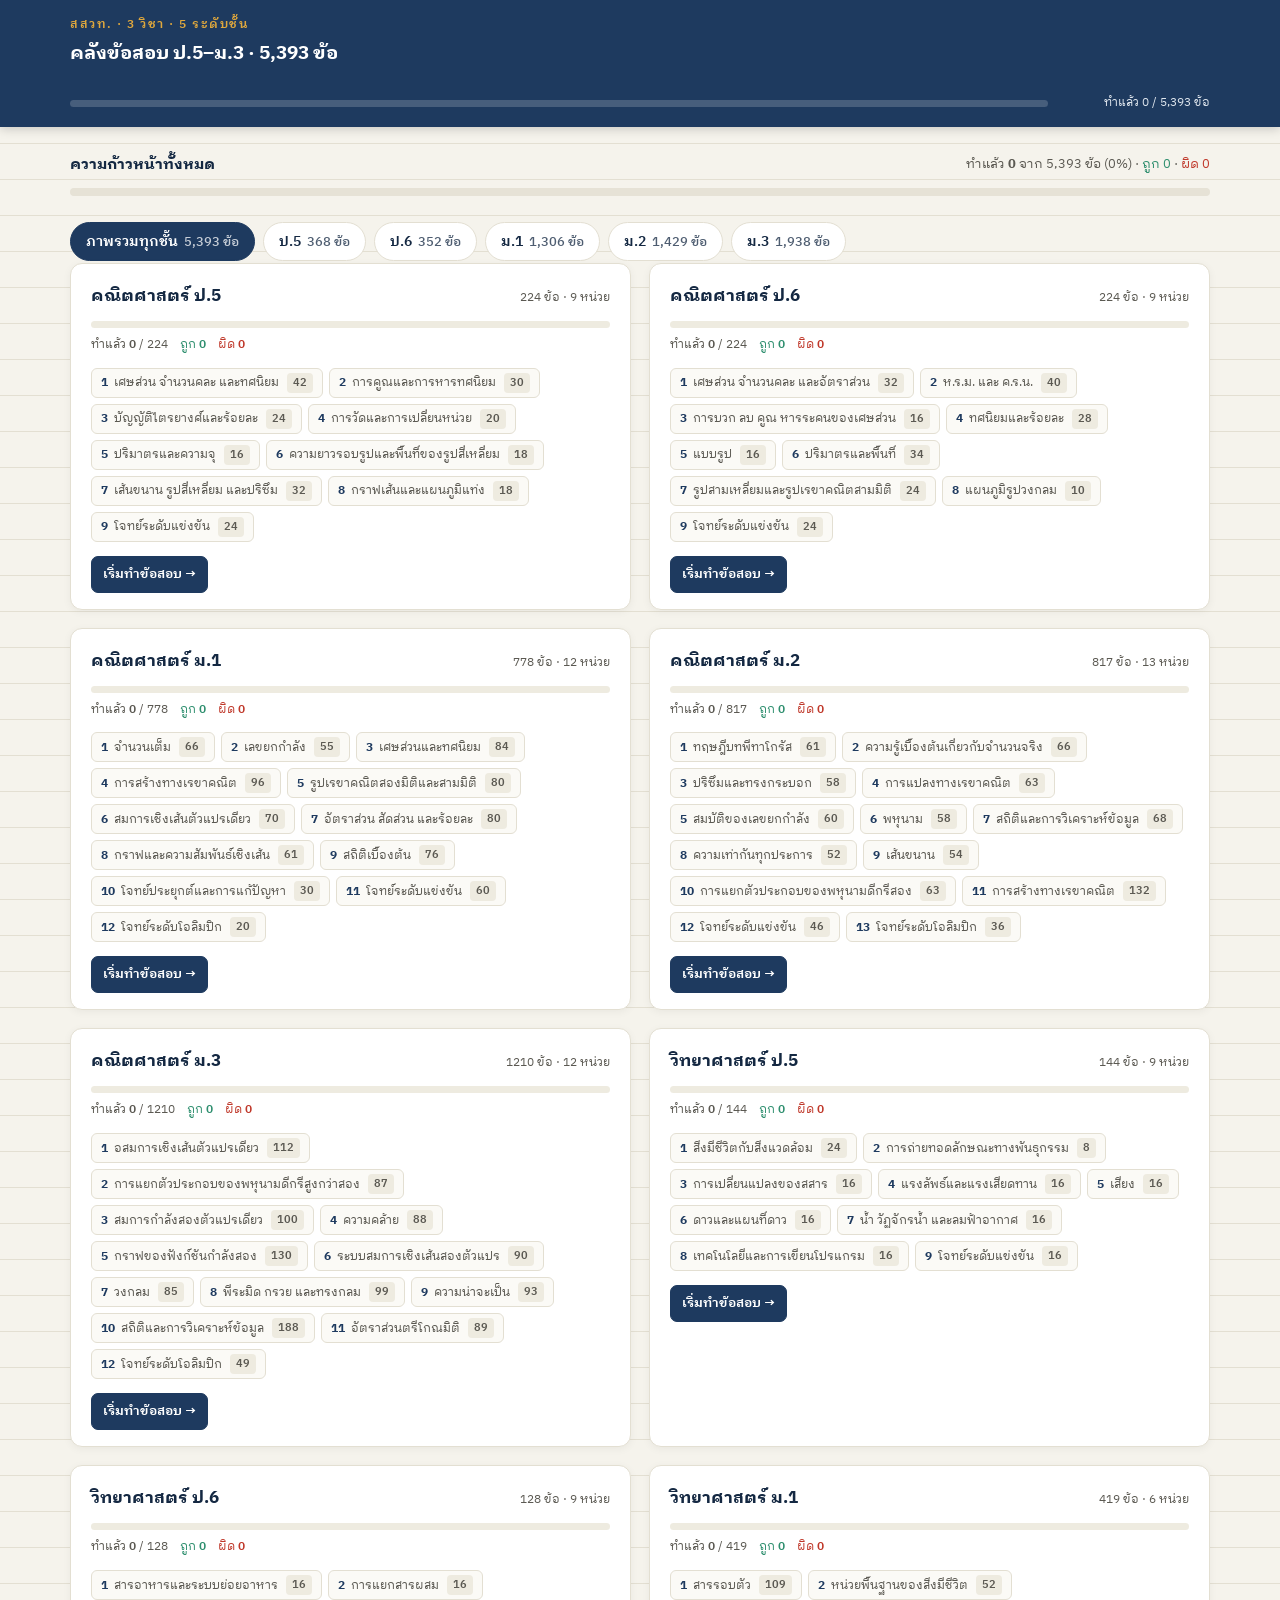
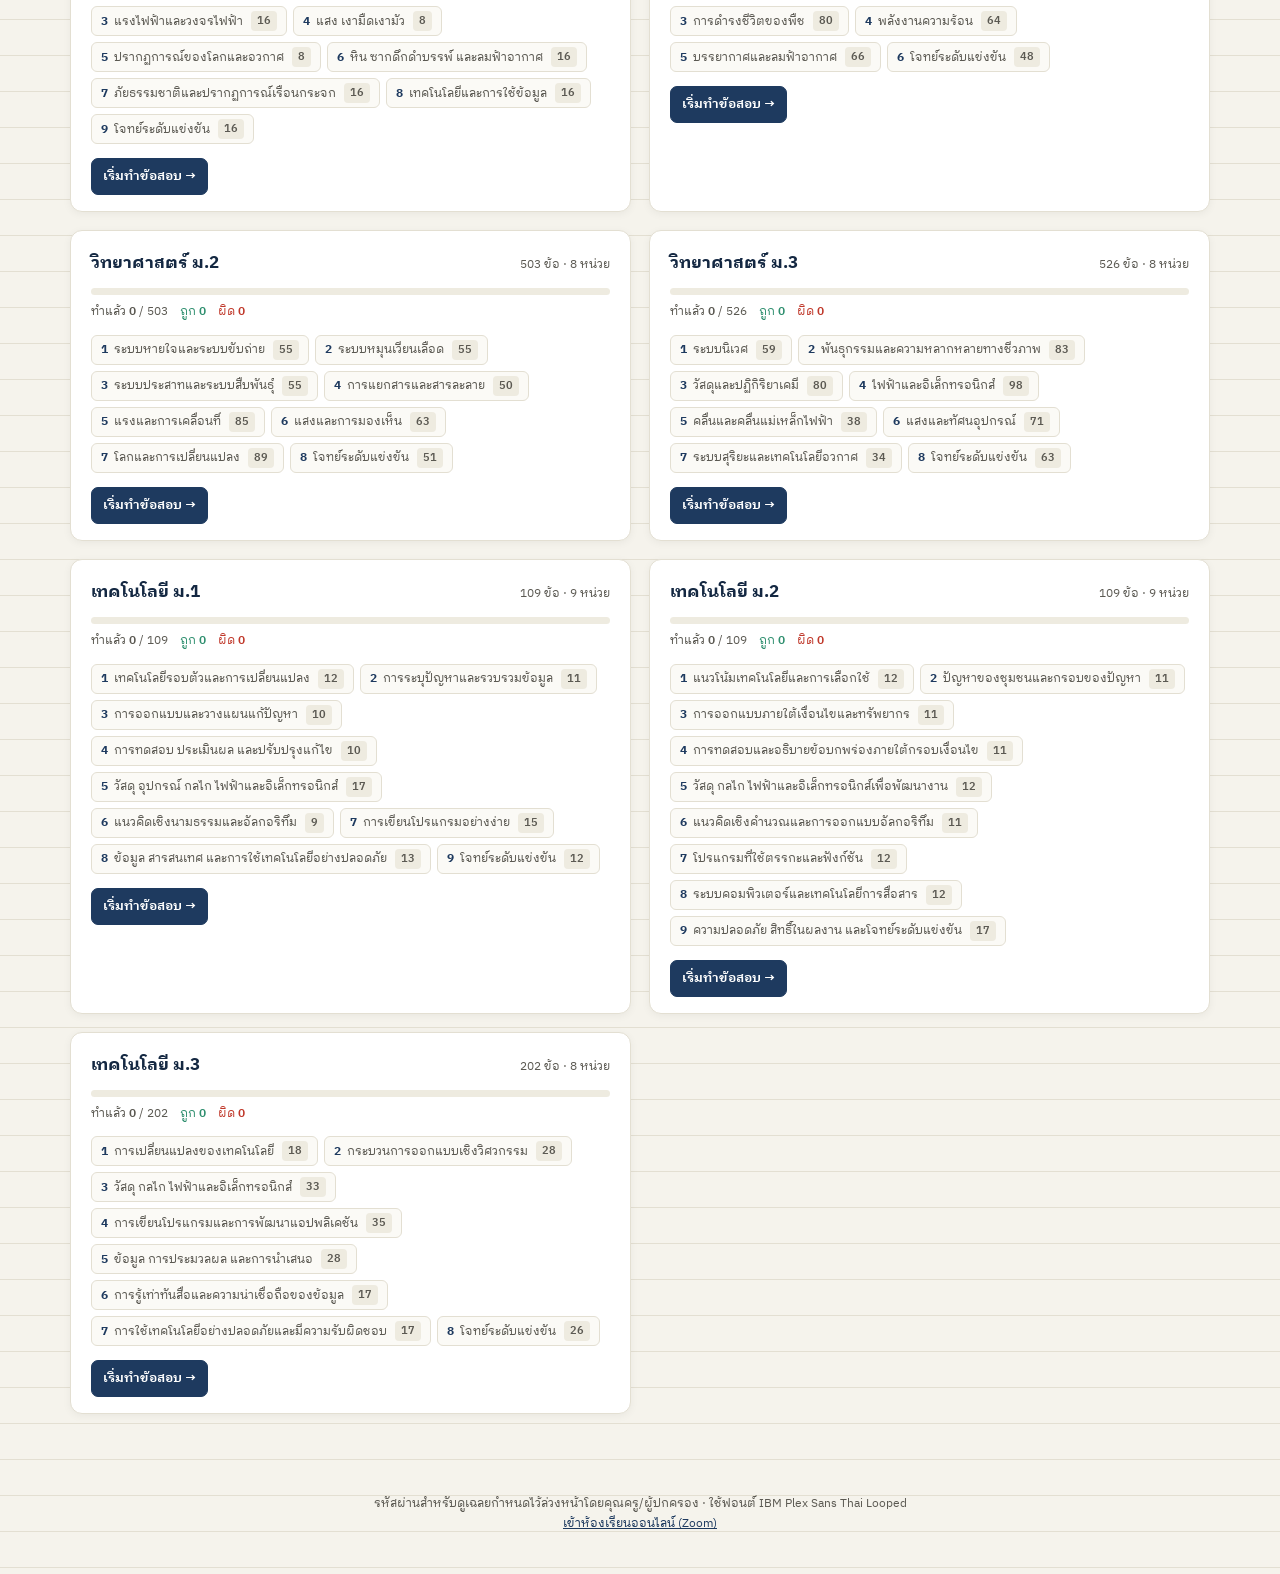
<file: index.html>
<!DOCTYPE html>
<html lang="th">
<head>
<meta charset="UTF-8">
<meta name="viewport" content="width=device-width, initial-scale=1.0">
<!-- ค่าที่เห็นก่อน JS ทำงาน · applyCourseTitle() เขียนทับทันทีที่โหลดเสร็จ
     จำนวนข้อต่อท้ายเติมด้วยสคริปต์จากข้อมูลจริง ที่นี่จึงไม่ใส่ตัวเลขไว้ให้ค้าง
     และไม่ใส่ชื่อวิชาเดียว เพราะคลังมีหลายวิชาแล้ว -->
<title>คลังข้อสอบ ป.5–ม.3 · ติวเตอร์ AI แบบโสกราตีส</title>
<link rel="preconnect" href="https://fonts.googleapis.com">
<link rel="preconnect" href="https://fonts.gstatic.com" crossorigin>
<link href="https://fonts.googleapis.com/css2?family=IBM+Plex+Sans+Thai+Looped:wght@300;400;500;600;700&display=swap" rel="stylesheet">
<style>
  :root{
    --paper:#F5F3EC;
    --paper-line:#E3DFD2;
    --ink:#232323;
    --ink-soft:#5b5952;
    --navy:#1E3A5F;
    --navy-deep:#142842;
    --red:#C0392B;
    --green:#2F8F6F;
    --gold:#E0A83D;
    --card:#FFFFFF;
    --radius:12px;
    --maxw:1180px;
    --hh:150px;            /* header height, kept in sync by JS */
  }
  *{box-sizing:border-box;}
  html,body{margin:0;padding:0;height:100%;}
  body{
    background:var(--paper);
    color:var(--ink);
    font-family:'IBM Plex Sans Thai Looped', sans-serif;
    font-weight:400;
    line-height:1.65;
    -webkit-font-smoothing:antialiased;
    min-height:100vh;
    background-image:
      repeating-linear-gradient(to bottom, transparent 0px, transparent 35px, var(--paper-line) 35px, var(--paper-line) 36px);
  }

  /* ---------------- Header ---------------- */
  header{
    position:sticky; top:0; z-index:40;
    background:var(--navy); color:#fff;
    box-shadow:0 2px 10px rgba(0,0,0,.18);
  }
  .header-inner{ max-width:var(--maxw); margin:0 auto; padding:16px 20px 0 20px; }
  .title-row{ display:flex; align-items:flex-end; justify-content:space-between; gap:12px; flex-wrap:wrap; }
  .title-row .t-text{ min-width:0; }
  .nav-toggle{ display:none; flex:none; font-size:18px; line-height:1; padding:8px 12px; }
  .eyebrow{ display:block; font-size:11.5px; font-weight:600; letter-spacing:1.5px; color:var(--gold); text-transform:uppercase; margin-bottom:3px;}
  .title-row h1{ margin:0; font-size:19px; font-weight:700; }
  .header-actions{ display:flex; gap:8px; align-items:center; padding:10px 0 14px 0; flex-wrap:wrap; }
  .exam-actions{ display:flex; gap:8px; align-items:center; flex-wrap:wrap; }
  .exam-actions.hide, .btn.hide{ display:none; }
  .btn{
    font-family:inherit; font-size:12.5px; font-weight:600; cursor:pointer;
    border-radius:7px; border:1px solid rgba(255,255,255,.3);
    background:rgba(255,255,255,.08); color:#fff; padding:7px 11px;
    transition:background .15s ease, transform .1s ease; white-space:nowrap;
  }
  .btn:hover{ background:rgba(255,255,255,.18); }
  .btn:active{ transform:scale(.97); }
  .btn.gold{ background:var(--gold); color:#402c05; border-color:var(--gold);}
  .btn.gold:hover{ background:#eab654; }
  .btn:disabled{ opacity:.4; cursor:not-allowed; }

  .progress-wrap{ max-width:var(--maxw); margin:0 auto; padding:0 20px 14px 20px; display:flex; align-items:center; gap:12px;}
  .progress-track{ flex:1; height:7px; border-radius:6px; background:rgba(255,255,255,.18); overflow:hidden;}
  .progress-fill{ height:100%; width:0%; background:linear-gradient(90deg, var(--gold), #f3c56b); border-radius:6px; transition:width .2s ease;}
  .progress-label{ font-size:12px; color:#dfe6ee; min-width:150px; text-align:right;}

  /* ---------------- หน้าแรก ---------------- */
  .home{ max-width:var(--maxw); margin:0 auto; padding:26px 20px 60px 20px; }
  .home.hide, .layout.hide{ display:none; }

  /* การ์ด "ทำต่อ" มาก่อนทุกอย่าง — คนที่ทำข้อสอบทุกวันจะได้กดครั้งเดียวถึงที่ค้างไว้ */
  .resume{
    display:flex; align-items:center; gap:16px; flex-wrap:wrap;
    background:linear-gradient(100deg, var(--navy), var(--navy-deep));
    color:#fff; border-radius:var(--radius); padding:18px 22px; margin-bottom:22px;
    box-shadow:0 6px 20px rgba(30,58,95,.22);
  }
  .resume .r-text{ flex:1 1 260px; min-width:0; }
  .resume .r-lbl{ font-size:11.5px; letter-spacing:1.2px; text-transform:uppercase;
                  color:var(--gold); font-weight:600; }
  .resume .r-main{ font-size:16.5px; font-weight:600; margin-top:3px; }
  .resume .r-sub{ font-size:12.5px; color:#c9d6e4; margin-top:3px; }
  .resume .btn.gold{ font-size:13.5px; padding:9px 18px; }

  .home-sum{ display:flex; align-items:center; gap:14px; flex-wrap:wrap; margin-bottom:10px; }
  .home-sum h2{ margin:0; font-size:15px; color:var(--navy-deep); }
  .home-sum .s-note{ font-size:12.5px; color:var(--ink-soft); margin-left:auto; }
  .home-bar{ height:8px; border-radius:6px; background:#e6e2d6; overflow:hidden; margin-bottom:26px; }
  .home-bar i{ display:block; height:100%; background:linear-gradient(90deg, var(--green), #58b894); }

  /* min() กันคอลัมน์กว้างค้างที่ 420px บนจอที่แคบกว่านั้น ซึ่งจะดันหน้าให้เลื่อนแนวนอน */
  .course-grid{ display:grid; grid-template-columns:repeat(auto-fit, minmax(min(420px, 100%), 1fr)); gap:18px; }
  /* แท็บเลือกระดับชั้นบนหน้าแรก — ภาพรวมทุกชั้น หรือดูทีละชั้น
     คลังโตขึ้นจนการ์ดทุกวิชาต่อกันยาวเกินกว่าจะกวาดสายตาหาชั้นที่ตัวเองเรียนได้ */
  .home-tabs{ display:flex; gap:8px; flex-wrap:wrap; margin:16px 0 2px 0; }
  .home-tabs button{
    font-family:inherit; font-size:14px; font-weight:600; cursor:pointer;
    color:var(--navy-deep); background:var(--card); border:1px solid var(--paper-line);
    border-radius:999px; padding:7px 15px;
  }
  .home-tabs button:hover{ border-color:var(--navy); }
  .home-tabs button[aria-selected="true"]{
    background:var(--navy); border-color:var(--navy); color:#fff;
  }
  .home-tabs button .t-c{ font-weight:500; opacity:.75; margin-left:6px; font-size:12.5px; }

  .course-card{
    background:var(--card); border:1px solid var(--paper-line); border-radius:var(--radius);
    padding:18px 20px 16px 20px; box-shadow:0 2px 8px rgba(0,0,0,.05);
    display:flex; flex-direction:column;
  }
  .course-card .c-head{ display:flex; align-items:baseline; gap:9px; flex-wrap:wrap; }
  .course-card .c-name{
    font-size:17px; font-weight:700; color:var(--navy-deep); background:none; border:0;
    font-family:inherit; padding:0; cursor:pointer; text-align:left;
  }
  .course-card .c-name:hover{ color:var(--red); text-decoration:underline; }
  .course-card .c-count{ margin-left:auto; font-size:12px; color:var(--ink-soft); }
  .course-card .c-bar{ height:7px; border-radius:5px; background:#eeebe0; overflow:hidden; margin:11px 0 7px 0; }
  .course-card .c-bar i{ display:block; height:100%; background:var(--navy); }
  .course-card .c-stat{ font-size:12px; color:var(--ink-soft); display:flex; gap:12px; flex-wrap:wrap; }
  .course-card .c-stat b{ font-weight:600; }
  .course-card .c-stat .ok{ color:var(--green); }
  .course-card .c-stat .no{ color:var(--red); }
  /* บอกสาระที่คลังไม่ครอบคลุม — ต้องอ่านออกแต่ไม่แย่งความสนใจจากความก้าวหน้า */
  .course-card .c-gaps{
    margin-top:9px; padding:6px 9px; border-radius:6px; font-size:11.5px; line-height:1.5;
    background:#fdf6e6; color:#7a5a13; border-left:3px solid var(--gold);
  }
  .course-card .c-units{ display:flex; flex-wrap:wrap; gap:6px; margin-top:13px; }
  .course-card .c-units button{
    font-family:inherit; font-size:12px; color:var(--ink-soft); cursor:pointer;
    background:#fbfaf6; border:1px solid var(--paper-line); border-radius:6px; padding:4px 9px;
    display:inline-flex; align-items:center; gap:6px; max-width:100%;
  }
  .course-card .c-units button:hover{ background:#eef1f4; color:var(--navy); border-color:#c8d2dd; }
  .course-card .c-units button .u-n{ font-weight:700; color:var(--navy); }
  .course-card .c-units button .u-t{ overflow:hidden; text-overflow:ellipsis; white-space:nowrap; }
  .course-card .c-units button .u-c{
    flex:none; font-size:11px; font-weight:600; color:var(--ink-soft);
    background:#eeebe0; border-radius:4px; padding:1px 6px; margin-left:2px;
  }
  .course-card .c-units button:hover .u-c{ background:#dde5ec; color:var(--navy); }
  .course-card .c-go{ margin-top:14px; align-self:flex-start; }

  /* ---------------- Layout: left filters + exam ---------------- */
  .layout{
    max-width:var(--maxw); margin:0 auto; padding:24px 20px 50px 20px;
    display:flex; align-items:flex-start; gap:26px;
  }

  /* แผงตัวกรองซ่อนไว้เป็นค่าเริ่มต้นทุกขนาดจอ ไม่ให้เกะกะเวลาทำข้อสอบ
     กาง/พับด้วยปุ่ม “🔍 ตัวกรอง” บนหัวเรื่อง แล้วจำสถานะไว้ใน UI_KEY */
  .sidebar{
    display:none;
    flex:0 0 252px; align-self:flex-start;
    position:sticky; top:calc(var(--hh) + 18px);
    max-height:calc(100vh - var(--hh) - 40px); overflow-y:auto;
    background:var(--card); border:1px solid #ece8dc; border-radius:var(--radius);
    padding:16px 14px 14px 14px; box-shadow:0 3px 14px rgba(20,20,20,.06);
    scrollbar-width:thin;
  }
  .sidebar.open{ display:block; }
  .sidebar::-webkit-scrollbar{ width:6px;}
  .sidebar::-webkit-scrollbar-thumb{ background:#dcd7c8; border-radius:4px;}

  .sb-title{
    font-size:12px; font-weight:700; letter-spacing:1px; text-transform:uppercase;
    color:var(--navy); display:flex; align-items:center; justify-content:space-between; gap:8px;
    padding-bottom:10px; border-bottom:1px solid #efece1; margin-bottom:12px;
  }
  .sb-reset{
    font-family:inherit; font-size:11px; font-weight:600; text-transform:none; letter-spacing:0;
    color:var(--ink-soft); background:transparent; border:none; cursor:pointer; padding:2px 4px; border-radius:5px;
  }
  .sb-reset:hover{ color:var(--red); background:#f7eeec;}
  .sb-actions{ flex:0 0 auto; display:flex; align-items:center; gap:2px;}
  .sb-close{
    font-family:inherit; font-size:13px; line-height:1;
    color:var(--ink-soft); background:transparent; border:none; cursor:pointer;
    padding:3px 5px; border-radius:5px;
  }
  .sb-close:hover{ color:var(--navy); background:#f4f2ea;}

  .fgroup + .fgroup{ margin-top:11px; padding-top:11px; border-top:1px solid #efece1;}
  .fhead{
    display:flex; align-items:center; gap:6px; width:100%;
    font-family:inherit; font-size:10.5px; font-weight:700; letter-spacing:1.1px;
    text-transform:uppercase; color:#8f8a7c; text-align:left;
    background:transparent; border:none; border-radius:6px;
    padding:5px 6px; margin:0 0 5px -6px; cursor:pointer;
  }
  .fhead:hover{ background:#f4f2ea; color:var(--navy);}
  .fhead .chev{
    flex:0 0 auto; font-size:9px; color:#b3ada0; transition:transform .15s ease;
    transform:rotate(90deg);            /* ▸ ชี้ลงเมื่อกางอยู่ */
  }
  .fgroup.collapsed .fhead .chev{ transform:rotate(0deg); }
  .fgroup.collapsed .flist{ display:none; }
  .fhead .fname-g{ flex:1; min-width:0; overflow:hidden; text-overflow:ellipsis; white-space:nowrap;}
  .fhead .fcount{ flex:0 0 auto; font-weight:600; letter-spacing:0; color:#b3ada0;}
  /* ค่าที่เลือกอยู่ ยังเห็นได้แม้กลุ่มถูกพับ */
  .fhead .fsel{
    flex:0 0 auto; max-width:96px; overflow:hidden; text-overflow:ellipsis; white-space:nowrap;
    font-size:10.5px; font-weight:700; letter-spacing:0; text-transform:none;
    color:#fff; background:var(--navy); border-radius:10px; padding:1px 8px;
  }
  .flist{ display:flex; flex-direction:column; gap:2px;}
  .flist.scroll{ max-height:300px; overflow-y:auto; padding-right:2px; scrollbar-width:thin;}
  .flist.scroll::-webkit-scrollbar{ width:5px;}
  .flist.scroll::-webkit-scrollbar-thumb{ background:#dcd7c8; border-radius:4px;}

  .fitem{
    display:flex; align-items:center; gap:7px; width:100%; text-align:left;
    font-family:inherit; font-size:13px; line-height:1.35; color:var(--ink);
    background:transparent; border:1px solid transparent; border-radius:7px;
    padding:6px 8px; cursor:pointer; transition:background .12s ease, color .12s ease;
  }
  .fitem:hover{ background:#f4f2ea;}
  .fitem.active{ background:var(--navy); color:#fff; font-weight:600;}
  .fitem .unum{ flex:0 0 auto; font-size:11px; font-weight:700; color:var(--navy); background:#eef1f4;
                border-radius:4px; padding:1px 5px; min-width:19px; text-align:center;}
  .fitem.active .unum{ background:rgba(255,255,255,.18); color:var(--gold);}
  .fitem .fname{ flex:1; min-width:0; overflow:hidden; text-overflow:ellipsis; white-space:nowrap;}
  .fitem .cnt{ flex:0 0 auto; font-size:11px; font-weight:600; color:var(--ink-soft);}
  .fitem.active .cnt{ color:rgba(255,255,255,.75);}
  .fitem.empty{ opacity:.4; cursor:not-allowed;}

  /* ปุ่มกาง/พับแผงตัวกรอง · แสดงทุกขนาดจอ เพราะแผงถูกซ่อนไว้ตั้งแต่เริ่ม
     ตัวเลขบนปุ่มบอกจำนวนตัวกรองที่ใช้อยู่ ไม่ให้ตัวกรองที่ทำงานอยู่ถูกซ่อนเงียบ ๆ */
  .filter-toggle{ display:inline-flex; align-items:center; gap:6px; }
  .filter-toggle.on{ background:rgba(255,255,255,.2); border-color:rgba(255,255,255,.55); }
  .filter-toggle .fbadge{
    font-size:10.5px; font-weight:700; line-height:1;
    color:#402c05; background:var(--gold); border-radius:9px; padding:2px 6px;
  }
  .filter-toggle .fbadge:empty{ display:none; }

  /* ---------------- Main exam area ---------------- */
  main{ flex:1 1 auto; min-width:0; }

  .exam-card{
    position:relative; background:var(--card); border-radius:var(--radius);
    padding:26px 24px 20px 30px; box-shadow:0 3px 14px rgba(20,20,20,.07); border:1px solid #ece8dc;
  }
  .exam-card::before{
    content:""; position:absolute; left:12px; top:16px; bottom:16px; width:2.5px;
    background:var(--red); opacity:.55; border-radius:2px;
  }
  .exam-card.done::before{ opacity:.95; background:var(--green); }

  .exam-top{ display:flex; align-items:center; justify-content:space-between; gap:10px; margin-bottom:6px; flex-wrap:wrap;}
  .qnum-big{ font-size:13px; font-weight:700; color:var(--navy); }
  .exam-tags{ display:flex; align-items:center; gap:6px; flex-wrap:wrap;}
  .qtag{ font-size:11px; color:var(--ink-soft); font-weight:600; background:#f1efe6; border-radius:5px; padding:2px 8px;}
  .qtag.lv{ background:#eef1f4; color:var(--navy);}
  .qtag.lv-ยาก{ background:#fbf1ef; color:#8d3325;}
  .qtag.lv-กลาง{ background:#fdf6e6; color:#7a5a13;}
  /* แข่งขันเข้มกว่า "ยาก" ชัดเจน เพื่อให้กวาดสายตาเจอได้ทันทีว่าข้อไหนเป็นโจทย์แข่ง */
  .qtag.lv-แข่งขัน{ background:var(--navy); color:#fff; border-color:var(--navy);}
  /* โอลิมปิกเข้มกว่าแข่งขันอีกขั้น — แนว สอวน./TMO ไม่ใช่แนว สพฐ./สสวท. */
  .qtag.lv-โอลิมปิก{ background:#5b1f4d; color:#fff; border-color:#5b1f4d;}
  .qtag.std{ background:transparent; border:1px solid #e2ded0; color:#8f8a7c; font-weight:500;}
  .qtag.scope{ background:#eaf3ee; color:#1d6b52;}

  .qtext{ font-size:17px; margin:14px 0 6px 0; color:var(--ink); }
  .qtext figure{ margin:14px 0; overflow-x:auto; text-align:center;}
  .qtext svg{ max-width:100%; height:auto; }
  .qtext figcaption{ font-size:12px; color:var(--ink-soft); margin-top:5px;}
  .qtext .choices{ margin:12px 0 2px 0; display:grid; gap:6px; font-size:15.5px;}
  .qtext .choices.two-col{ grid-template-columns:repeat(auto-fit, minmax(210px, 1fr));}
  .qtext .choices .ch{ display:flex; gap:7px; align-items:flex-start; background:#faf9f4;
                       border:1px solid #eeeade; border-radius:7px; padding:6px 10px;}
  .qtext .choices .ch b{ color:var(--navy); flex:0 0 auto;}
  /* รหัสลำลอง — วิชาเทคโนโลยีต้องอ่านทีละบรรทัดและเห็นระดับการย่อหน้า
     ใช้ฟอนต์ความกว้างเท่ากันเพื่อให้การย่อหน้าเรียงตรงกันจริง ไม่ใช่แค่ดูคล้าย */
  .qtext .code{ font-family:ui-monospace, "SFMono-Regular", Menlo, Consolas, monospace;
                font-size:14.5px; line-height:1.65; background:#f6f5ef; color:var(--ink);
                border:1px solid #e5e1d3; border-left:3px solid var(--navy);
                border-radius:7px; padding:9px 13px; margin:11px 0; overflow-x:auto;
                white-space:pre; tab-size:2;}
  .qtext table.data-table{ border-collapse:collapse; margin:10px 0; font-size:14px;}
  .qtext table.data-table th, .qtext table.data-table td{ border:1px solid #d8d4c6; padding:5px 11px; text-align:center;}
  .qtext table.data-table th{ background:#eef1f4; color:var(--navy-deep);}
  .frac{ display:inline-flex; flex-direction:column; vertical-align:middle; text-align:center; margin:0 2px; line-height:1.05; font-size:.92em;}
  .frac .num{ border-bottom:1.4px solid var(--ink); padding:0 3px;}
  .frac .den{ padding:0 3px;}

  /* ---------------- work area: multi-line steps + final answer ---------------- */
  .work-box{
    margin-top:18px; background:#fdfcf8; border:1px solid #e7e3d6; border-radius:10px;
    padding:14px 14px 13px 14px;
  }
  .work-head{ font-size:12.5px; font-weight:700; color:var(--navy); margin-bottom:2px;}
  .work-hint{ font-size:11.5px; color:var(--ink-soft); margin-bottom:10px;}

  .work-lines{ list-style:none; margin:0; padding:0; display:flex; flex-direction:column; gap:6px;}
  .work-line{ display:flex; align-items:flex-start; gap:7px;}
  .work-line .ln{
    flex:0 0 20px; min-height:34px; display:flex; align-items:center; justify-content:flex-end;
    font-size:11.5px; font-weight:700; color:#a8a294; padding-top:1px;
  }
  .work-line textarea{
    flex:1 1 auto; min-width:0; font-family:inherit; font-size:14px; line-height:1.55;
    border:1px solid #ddd8c9; border-radius:7px; padding:6px 10px; background:#fff;
    resize:none; overflow:hidden; min-height:34px;
  }
  .work-line textarea:focus{ outline:2px solid var(--gold); border-color:transparent;}
  .line-del{
    flex:0 0 auto; width:28px; min-height:34px; border:none; background:transparent;
    color:#c2bcac; font-size:17px; line-height:1; cursor:pointer; border-radius:6px;
  }
  .line-del:hover{ color:var(--red); background:#f7eeec;}
  .line-del:disabled{ opacity:.25; cursor:not-allowed;}

  .add-line{
    margin-top:9px; margin-left:27px; font-family:inherit; font-size:12.5px; font-weight:600;
    color:var(--navy); background:#eef1f4; border:1px dashed #c6d0da; border-radius:7px;
    padding:6px 12px; cursor:pointer;
  }
  .add-line:hover{ background:#e2e8ee;}

  .final-row{ margin-top:15px; padding-top:13px; border-top:1px dashed #e2ded0;}
  .final-row > label{ font-size:12.5px; font-weight:700; color:var(--navy); display:block; margin-bottom:6px;}
  .final-row .sub-hint{ font-weight:400; color:var(--ink-soft); font-size:11.5px;}
  .final-input-row{ display:flex; gap:8px; flex-wrap:wrap;}
  .final-input-row input{
    flex:1 1 180px; min-width:0; font-family:inherit; font-size:15.5px; font-weight:600;
    color:var(--navy-deep); background:#fff; border:1.5px solid #cfd8e0; border-radius:8px; padding:8px 12px;
  }
  .final-input-row input:focus{ outline:2px solid var(--gold); border-color:transparent;}
  .check-btn{
    flex:0 0 auto; font-family:inherit; font-size:13px; font-weight:700; cursor:pointer;
    border-radius:8px; border:1px solid var(--navy); background:var(--navy); color:#fff; padding:8px 16px;
  }
  .check-btn:hover{ background:var(--navy-deep);}
  .check-btn:active{ transform:scale(.97);}

  .check-result{ display:none; margin-top:9px; padding:8px 12px; border-radius:7px; font-size:13.5px; font-weight:600;}
  .check-result.show{ display:block;}
  .check-result.ok{ background:#e4f2ec; color:#1d6b52; border-left:3px solid var(--green);}
  .check-result.no{ background:#fbf1ef; color:#8d3325; border-left:3px solid var(--red);}
  .check-result.manual{ background:#fdf6e6; color:#7a5a13; border-left:3px solid var(--gold);}
  .check-result .rhint{ display:block; font-weight:400; font-size:12px; margin-top:3px; opacity:.85;}
  /* คำอธิบายวิธีคิด — แสดงทันทีที่ตอบผิด ไม่ผูกกับรหัสผ่านเฉลย จึงทำให้อ่านสบายกว่า rhint */
  .check-result .rexplain{
    display:block; font-weight:400; font-size:13px; line-height:1.65;
    margin-top:8px; padding-top:8px; border-top:1px solid rgba(0,0,0,.12);
  }
  .check-result .rexplain b{ font-weight:600; }

  .qfoot{
    display:flex; align-items:center; justify-content:space-between; gap:10px; flex-wrap:wrap;
    margin-top:16px; padding-top:14px; border-top:1px dashed #e2ded0;
  }
  .qfoot-left{ display:flex; align-items:center; gap:14px; flex-wrap:wrap;}
  .reveal-btn{
    font-family:inherit; font-size:13px; font-weight:600; cursor:pointer;
    color:var(--navy); background:#eef1f4; border:1px solid #d9e0e7; border-radius:7px; padding:7px 13px;
    display:inline-flex; align-items:center; gap:6px;
  }
  .reveal-btn:hover{ background:#e2e8ee; }
  .done-check{ display:flex; align-items:center; gap:6px; font-size:12.5px; color:var(--ink-soft); cursor:pointer; user-select:none;}
  .done-check input{ accent-color:var(--green); width:15px; height:15px; cursor:pointer;}

  .answer{
    display:none; margin-top:14px; padding:12px 14px; background:#fbf1ef; border-left:3px solid var(--red);
    border-radius:8px; font-size:14.5px; color:#7a2318;
  }
  .answer.show{ display:block; }
  .answer .lbl{ font-weight:700; color:var(--red); margin-right:6px;}

  /* ---------------- AI ติวเตอร์ (แบบโสกราตีส) ---------------- */
  /* แผงเลื่อนออกจากขอบขวา · อยู่ใต้หัวเรื่อง และเบียดเนื้อหาไปทางซ้ายให้เห็นโจทย์ครบ */
  :root{ --tutorw:400px; }
  .tutor-panel{
    position:fixed; z-index:35; top:var(--hh); right:0; bottom:0; width:var(--tutorw);
    display:flex; flex-direction:column;
    background:#f3f6f9; border-left:1px solid #dde5ec; box-shadow:-6px 0 22px rgba(20,20,20,.10);
    transform:translateX(100%); visibility:hidden;
    transition:transform .22s ease, visibility 0s linear .22s;
  }
  .tutor-panel.show{ transform:none; visibility:visible; transition:transform .22s ease, visibility 0s; }
  /* เบียดเฉพาะ "เนื้อหา" ของกล่องที่จัดกลางไว้ พื้นหลังหัวเรื่องยังเต็มความกว้าง
     และขยายเพดานความกว้างขึ้นเท่าความกว้างแผง เพื่อให้เนื้อที่ของข้อสอบเท่าเดิม
     (ถ้าไม่ขยาย ข้อสอบจะถูกบีบเพราะไปกินที่จากกล่อง --maxw เดิม) */
  body.tutor-on .header-inner,
  body.tutor-on .progress-wrap,
  body.tutor-on .layout{
    max-width:calc(var(--maxw) + var(--tutorw) + 20px);
    padding-right:calc(var(--tutorw) + 20px);
  }
  .tp-head{
    flex:0 0 auto; display:flex; align-items:flex-start; justify-content:space-between; gap:10px;
    padding:12px 14px 10px 16px; background:var(--navy); color:#fff;
  }
  .tp-title{ display:block; font-size:13.5px; font-weight:700; }
  .tp-sub{ display:block; font-size:11.5px; color:#cfdae6; margin-top:2px; }
  .tp-close{
    flex:0 0 auto; font-family:inherit; font-size:15px; line-height:1; cursor:pointer;
    color:#fff; background:rgba(255,255,255,.12); border:1px solid rgba(255,255,255,.3);
    border-radius:7px; padding:6px 9px;
  }
  .tp-close:hover{ background:rgba(255,255,255,.24); }
  .tp-body{
    flex:1 1 auto; min-height:0; display:flex; flex-direction:column;
    padding:12px 14px 14px 16px;
  }
  .tutor-rung{ font-size:11.5px; color:var(--ink-soft); }
  .tutor-rung b{ color:var(--navy); }
  .tutor-hint{ font-size:11.5px; color:var(--ink-soft); margin:6px 0 10px 0; }
  .tutor-log{
    flex:1 1 auto; min-height:0; overflow-y:auto; scrollbar-width:thin;
    display:flex; flex-direction:column; gap:9px; margin-bottom:11px;
  }
  .bubble{
    max-width:92%; padding:9px 13px; border-radius:11px; font-size:14px; line-height:1.6;
    white-space:pre-wrap; overflow-wrap:anywhere;
  }
  .bubble.me{ align-self:flex-end; background:var(--navy); color:#fff; border-bottom-right-radius:3px; }
  .bubble.ai{ align-self:flex-start; background:#fff; border:1px solid #dde5ec; border-bottom-left-radius:3px; }
  .bubble.ai code{ background:#f1efe6; padding:1px 4px; border-radius:4px; font-size:13px; }
  /* ยกกำลัง/ตัวห้อยในคำตอบ — ตั้ง line-height:0 ไม่ให้บรรทัดที่มีเลขชี้กำลังถ่างกว่าบรรทัดอื่น */
  .bubble sup, .bubble sub{ font-size:.72em; line-height:0; position:relative; vertical-align:baseline; }
  .bubble sup{ top:-.5em; }
  .bubble sub{ bottom:-.25em; }
  .bubble .frac{ font-size:.95em; }
  .bubble.me .frac .num{ border-bottom-color:currentColor; }
  /* รูปที่ติวเตอร์วาดประกอบคำอธิบาย */
  .bubble-fig{
    margin:9px 0 3px 0; padding:8px; background:#fff;
    border:1px solid #e2e8ee; border-radius:8px;
  }
  .bubble-fig svg{ display:block; width:100%; height:auto; max-height:260px; }
  /* ติวเตอร์ทักว่าโจทย์หรือเฉลยของข้อนี้น่าจะผิด — ต้องสะดุดตากว่าเนื้อหาปกติ */
  .bubble-flaw{
    background:#fbf1ef; border-left:3px solid var(--red); border-radius:6px;
    padding:8px 10px; margin-bottom:8px; font-size:13.5px; color:#8d3325;
  }
  .bubble-flaw b{ color:var(--red); }
  .bubble-fig.bad{ font-size:12px; color:#8d3325; background:#fbf1ef; border-color:#e8cdc7; }
  .bubble.me .bubble-fig{ background:rgba(255,255,255,.12); border-color:rgba(255,255,255,.3); }
  .fig-wait{ display:block; font-size:12px; color:var(--ink-soft); margin-top:4px; }
  .bubble.err{ align-self:stretch; max-width:100%; background:#fbf1ef; border:1px solid #e8cdc7; color:#8d3325; font-size:13px; }
  .bubble .caret{ display:inline-block; width:7px; height:15px; vertical-align:-2px; background:var(--navy); opacity:.5; animation:blink 1s steps(2) infinite; }
  @keyframes blink{ 50%{ opacity:0; } }
  .tutor-ask{ display:flex; gap:8px; align-items:flex-end; }
  .tutor-ask textarea{
    flex:1; font-family:inherit; font-size:14px; line-height:1.6; resize:none; overflow:hidden;
    padding:9px 12px; border:1px solid #d9e0e7; border-radius:8px; background:#fff; color:var(--ink);
  }
  .tutor-ask textarea:focus{ outline:2px solid var(--gold); outline-offset:1px; }
  .tutor-send{
    font-family:inherit; font-size:13px; font-weight:700; cursor:pointer; white-space:nowrap;
    background:var(--navy); color:#fff; border:1px solid var(--navy); border-radius:8px; padding:9px 15px;
  }
  .tutor-send:hover{ background:var(--navy-deep); }
  .tutor-send:disabled{ opacity:.45; cursor:not-allowed; }
  .tutor-foot{ flex:0 0 auto; display:flex; align-items:center; justify-content:space-between; gap:10px; flex-wrap:wrap; margin-top:9px; }
  .tutor-link{
    font-family:inherit; font-size:11.5px; color:var(--ink-soft); background:none; border:none;
    padding:0; cursor:pointer; text-decoration:underline;
  }
  .tutor-link:hover{ color:var(--navy); }
  .tutor-setup{ font-size:13px; color:var(--ink-soft); line-height:1.65; }
  .tutor-setup .btn.dark{ margin-top:9px; }
  .tutor-btn{
    font-family:inherit; font-size:13px; font-weight:600; cursor:pointer;
    color:var(--navy); background:#eef1f4; border:1px solid #d9e0e7; border-radius:7px; padding:7px 13px;
  }
  .tutor-btn:hover{ background:#e2e8ee; }

  .ai-modal{ max-width:460px; }
  .ai-modal label{ display:block; font-size:12.5px; font-weight:700; color:var(--navy); margin:12px 0 5px 0; }
  .ai-modal input, .ai-modal select{
    width:100%; font-family:inherit; font-size:14px; padding:9px 12px;
    border:1px solid #d9d3c2; border-radius:8px; background:#fff; color:var(--ink);
  }
  .ai-modal input:focus, .ai-modal select:focus{ outline:2px solid var(--gold); }
  .ai-modal .note{ font-size:11.5px; color:var(--ink-soft); line-height:1.55; margin-top:6px; }
  .ai-modal .note a{ color:var(--navy); }
  .ai-modal .warn{
    font-size:11.5px; line-height:1.55; margin-top:12px; padding:9px 12px;
    background:#fdf6e6; border-left:3px solid var(--gold); border-radius:7px; color:#7a5a13;
  }
  .ai-actions{ display:flex; gap:8px; margin-top:16px; }
  .ai-actions .btn{ flex:1; }

  /* nav row: prev / index / next */
  .navrow.hide{ display:none; }
  .course-load{ text-align:center; color:var(--ink-soft); padding:44px 16px; font-size:15px; }
  .course-load.bad{ color:var(--red); }
  .course-load span{ display:block; font-size:13px; color:var(--ink-soft); margin-top:6px; }
  .course-load .btn{ margin-top:14px; }
  .navrow{ display:flex; align-items:center; justify-content:center; gap:14px; margin-top:22px; }
  .navbtn{
    width:44px; height:44px; border-radius:50%; border:1px solid #d9d3c2; background:#fff;
    color:var(--navy); font-size:18px; cursor:pointer; display:flex; align-items:center; justify-content:center;
    box-shadow:0 1px 3px rgba(0,0,0,.06); transition:transform .1s ease, background .15s ease;
  }
  .navbtn:hover:not(:disabled){ background:#eef1f4; }
  .navbtn:active:not(:disabled){ transform:scale(.94); }
  .navbtn:disabled{ opacity:.35; cursor:not-allowed; }
  .navcenter{ font-size:13.5px; color:var(--ink-soft); font-weight:600; min-width:120px; text-align:center; cursor:pointer; }
  .navcenter:hover{ color:var(--navy); }

  /* ---------------- overview grid modal ---------------- */
  .overlay{
    position:fixed; inset:0; background:rgba(20,20,20,.5); z-index:100;
    display:none; align-items:center; justify-content:center; padding:20px;
  }
  .overlay.show{ display:flex; }
  .modal{
    background:#fff; border-radius:14px; max-width:520px; width:100%; max-height:82vh; overflow-y:auto;
    padding:20px 22px 22px 22px; box-shadow:0 20px 50px rgba(0,0,0,.25);
  }
  .modal h3{ margin:0 0 4px 0; font-size:16px; color:var(--navy-deep); }
  .modal .modal-sub{ font-size:12.5px; color:var(--ink-soft); margin-bottom:14px; }

  /* ภาพรวมข้อสอบกินพื้นที่เกือบเต็มจอ — ต้องเห็นทุกข้อของทุกหน่วยพร้อมกัน
     หัวเรื่องกับคำอธิบายสัญลักษณ์ตรึงไว้ ให้เลื่อนเฉพาะตารางข้อ */
  .modal.overview{
    max-width:1500px; width:96vw; height:94vh; max-height:94vh;
    padding:0; overflow:hidden; display:flex; flex-direction:column;
  }
  .modal.overview .ov-head{ flex:0 0 auto; padding:18px 24px 12px 24px; border-bottom:1px solid var(--paper-line); }
  .modal.overview .ov-head .modal-sub{ margin-bottom:0; }
  .modal.overview .ov-body{ flex:1 1 auto; overflow-y:auto; padding:16px 24px 22px 24px; }
  .modal.overview .ov-foot{
    flex:0 0 auto; padding:11px 24px 14px 24px; border-top:1px solid var(--paper-line);
    display:flex; align-items:center; gap:16px; flex-wrap:wrap;
  }
  .modal.overview .ov-foot .legend{ margin:0; flex:1 1 auto; }
  .modal.overview .modal-close{ margin:0; width:auto; flex:0 0 auto; }
  .ov-sum b{ font-weight:600; }
  .ov-sum .s-ok{ color:var(--green); }
  .ov-sum .s-no{ color:var(--red); }

  .ov-unit + .ov-unit{ margin-top:20px; }
  .ov-unit-head{
    display:flex; align-items:baseline; gap:9px; flex-wrap:wrap;
    margin-bottom:9px; padding-bottom:6px; border-bottom:1px dashed var(--paper-line);
  }
  .ov-unit-head .u-num{
    flex:0 0 auto; font-size:11px; font-weight:700; color:var(--navy);
    background:#eef1f4; border-radius:5px; padding:1px 7px;
  }
  .ov-unit-head .u-name{ font-size:13.5px; font-weight:600; color:var(--navy-deep); }
  .ov-unit-head .u-stat{ margin-left:auto; font-size:11.5px; color:var(--ink-soft); }
  .ov-unit-head .u-stat b{ font-weight:600; color:var(--navy-deep); }

  .grid-nav{ display:grid; grid-template-columns:repeat(auto-fill, minmax(38px, 1fr)); gap:6px; }
  .grid-nav button{
    aspect-ratio:1; border-radius:7px; border:1px solid #ddd8c9; background:#fbfaf6;
    font-family:inherit; font-size:12px; font-weight:600; color:var(--ink-soft); cursor:pointer;
  }
  /* สถานะรายข้อ — เขียว = ตอบถูก · แดง = ตอบผิด · เหลือง = ตรวจอัตโนมัติไม่ได้ · น้ำเงิน = ติ๊กว่าทำแล้วเอง */
  .grid-nav button.gok{ background:#e4f2ec; color:#1f6b52; border-color:#a9dcc6; }
  .grid-nav button.gno{ background:#fbe6e3; color:#a32d1e; border-color:#eeb2a9; }
  .grid-nav button.gmanual{ background:#fdf1dc; color:#8a6212; border-color:#f0d7a4; }
  .grid-nav button.gdone{ background:#e8ecf1; color:var(--navy); border-color:#c6d1dd; }
  /* ข้อปัจจุบันใช้กรอบ ไม่ทับสีสถานะ จะได้เห็นทั้งสองอย่างพร้อมกัน */
  .grid-nav button.gcur{ border-color:var(--navy); box-shadow:0 0 0 2px var(--navy); }
  .modal-close{ margin-top:16px; width:100%; }

  .legend{ display:flex; gap:14px; font-size:11.5px; color:var(--ink-soft); margin-top:12px; flex-wrap:wrap;}
  .legend span{ display:inline-flex; align-items:center; gap:5px;}
  .legend i{ width:11px; height:11px; border-radius:3px; display:inline-block; border:1px solid #ddd8c9; background:#fbfaf6;}
  .legend i.ok{ background:#e4f2ec; border-color:#a9dcc6;}
  .legend i.no{ background:#fbe6e3; border-color:#eeb2a9;}
  .legend i.manual{ background:#fdf1dc; border-color:#f0d7a4;}
  .legend i.done{ background:#e8ecf1; border-color:#c6d1dd;}
  .legend i.cur{ border-color:var(--navy); box-shadow:0 0 0 2px var(--navy);}

  /* password modal */
  .pw-modal{ max-width:360px; text-align:center; }
  .pw-modal .lock-icon{ font-size:30px; margin-bottom:6px; }
  .pw-modal input{
    width:100%; font-family:inherit; font-size:16px; letter-spacing:2px; text-align:center;
    padding:10px 12px; border-radius:8px; border:1px solid #ddd8c9; margin:14px 0 6px 0;
  }
  .pw-modal input:focus{ outline:2px solid var(--gold); }
  .pw-error{ color:var(--red); font-size:12.5px; min-height:18px; margin-bottom:8px; }
  .pw-actions{ display:flex; gap:8px; margin-top:6px; }
  .pw-actions .btn{ flex:1; }
  .btn.dark{ background:var(--navy); color:#fff; border-color:var(--navy); }
  .btn.dark:hover{ background:var(--navy-deep); }
  .btn.light{ background:#f1efe6; color:var(--ink); border-color:#e4dfd0;}
  .btn.light:hover{ background:#e9e5d8; }

  .lock-badge{ font-size:14px; }

  footer{ text-align:center; padding:20px 20px 40px; color:var(--ink-soft); font-size:12px; }
  footer a{ color:var(--navy); }

  /* print-only content, hidden on screen */
  #printOnly{ display:none; }

  @media print{
    header, .navrow, footer, .modal, .overlay, .sidebar, .home, .tutor-panel{ display:none !important; }
    body{ background:#fff; }
    main, .layout{ display:none !important; }
    #printOnly{
      display:block !important; max-width:720px; margin:0 auto; padding:20px;
      font-family:'IBM Plex Sans Thai Looped', sans-serif;
    }
    #printOnly h2{ font-size:18px; margin-bottom:2px; }
    #printOnly .p-sub{ font-size:12px; color:#555; margin-bottom:18px; }
    #printOnly .p-card{ margin-bottom:14px; padding-bottom:10px; border-bottom:1px solid #ddd; break-inside:avoid;}
    #printOnly .p-qnum{ font-weight:700; margin-right:6px; }
    #printOnly .p-ans{ display:none; margin-top:6px; padding:6px 10px; border-left:2px solid #000; font-size:13.5px; color:#111;}
    body.print-with-answers #printOnly .p-ans{ display:block; }
  }

  /* จอไม่กว้างพอจะวางแผงติวเตอร์ข้าง ๆ ได้ — กางทับเต็มความกว้างแทน ไม่เบียดเนื้อหา */
  @media (max-width:1100px){
    :root{ --tutorw:100%; }
    .tutor-panel{ box-shadow:none; }
    body.tutor-on .header-inner,
    body.tutor-on .progress-wrap,
    body.tutor-on .layout{ max-width:var(--maxw); padding-right:20px; }
  }

  /* tablet / mobile: แผงตัวกรองกางเป็นแถบเต็มความกว้างเหนือข้อสอบ (ไม่ sticky) */
  @media (max-width:900px){
    .layout{ flex-direction:column; gap:16px; padding-top:18px; }
    .sidebar{ flex:none; width:100%; position:static; max-height:none; }
    .flist.scroll{ max-height:220px; }
  }

  /* จอแคบ: ปุ่มทั้ง 6 ห่อลงมา 3-4 แถว กินความสูงจอไปเกือบ 35% ก่อนจะเห็นโจทย์
     จึงยุบทั้งชุดเป็นเมนู ☰ — ใช้ปุ่มชุดเดิมทั้งหมด ไม่ได้สร้างซ้ำ id จึงไม่ซ้ำกัน */
  @media (max-width:760px){
    .header-inner{ padding:12px 16px 0 16px; }
    .title-row{ align-items:center; flex-wrap:nowrap; }
    .nav-toggle{ display:block; }
    .header-actions{
      display:none; flex-direction:column; align-items:stretch; gap:6px;
      padding:10px 0 12px 0; margin-top:10px; border-top:1px solid rgba(255,255,255,.16);
    }
    body.nav-open .header-actions{ display:flex; }
    .header-actions .btn{ width:100%; text-align:left; font-size:13.5px; padding:10px 12px; }
    .exam-actions{ flex-direction:column; align-items:stretch; gap:6px; }
    .progress-wrap{ padding:0 16px 12px 16px; }
  }

  @media (max-width:600px){
    .title-row h1{ font-size:17px; }
    .qtext{ font-size:15.5px; }
    .exam-card{ padding:22px 16px 18px 22px; }
    .progress-label{ min-width:0; }
    .add-line{ margin-left:0; }
    .work-line .ln{ display:none; }
    /* จอเล็ก: ภาพรวมข้อสอบเต็มจอไปเลย และปุ่มปิดกินเต็มบรรทัด */
    .overlay{ padding:8px; }
    .modal.overview{ width:100%; height:100%; max-height:100%; }
    .modal.overview .ov-head{ padding:14px 16px 10px 16px; }
    .modal.overview .ov-body{ padding:14px 16px 18px 16px; }
    .modal.overview .ov-foot{ padding:10px 16px 12px 16px; }
    .modal.overview .modal-close{ width:100%; }
  }

  :focus-visible{ outline:2px solid var(--gold); outline-offset:2px; }
</style>
</head>
<body>

<header>
  <div class="header-inner">
    <div class="title-row">
      <div class="t-text">
        <!-- เช่นเดียวกับ <title> — applyCourseTitle() เขียนทับด้วยตัวเลขจริงตอนโหลดเสร็จ -->
        <span class="eyebrow" id="eyebrow">สสวท.</span>
        <h1 id="mainTitle">คลังข้อสอบ ป.5–ม.3</h1>
      </div>
      <button class="btn nav-toggle" id="navToggle" aria-expanded="false" aria-controls="headerActions"
              aria-label="เปิดเมนู" title="เมนู">☰</button>
    </div>
    <div class="header-actions" id="headerActions">
      <button class="btn" id="homeBtn">🏠 หน้าแรก</button>
      <span class="exam-actions" id="examActions">
        <button class="btn filter-toggle" id="filterToggle" aria-expanded="false" aria-controls="sidebar"
                title="แสดงตัวกรอง"><span>🔍 ตัวกรอง</span><span class="fbadge" id="filterBadge"></span></button>
        <button class="btn" id="overviewBtn">📋 ภาพรวมข้อสอบ</button>
        <button class="btn" id="aiSetupBtn">🤖 ตั้งค่าพี่หลวง</button>
        <button class="btn" id="printExamBtn">🖨️ พิมพ์ข้อสอบ (ไม่มีเฉลย)</button>
        <button class="btn gold" id="printAnswerBtn">🔒 พิมพ์เฉลย</button>
      </span>
    </div>
  </div>
  <div class="progress-wrap">
    <div class="progress-track"><div class="progress-fill" id="progressFill"></div></div>
    <div class="progress-label" id="progressLabel">กำลังโหลดข้อสอบ…</div>
  </div>
</header>

<section class="home" id="homeView">
  <div id="resumeSlot"></div>
  <div class="home-sum">
    <h2 id="homeSumTitle">ความก้าวหน้าทั้งหมด</h2>
    <span class="s-note" id="homeSumNote"></span>
  </div>
  <div class="home-bar"><i id="homeBarFill"></i></div>
  <div class="home-tabs" id="homeTabs" role="tablist" aria-label="เลือกระดับชั้น"></div>
  <div class="course-grid" id="courseGrid"></div>
</section>

<div class="layout hide" id="examView">
  <aside class="sidebar" id="sidebar">
    <div class="sb-title">
      <span>ตัวกรองข้อสอบ</span>
      <span class="sb-actions">
        <button class="sb-reset" id="resetFilterBtn">ล้างตัวกรอง</button>
        <button class="sb-close" id="sidebarCloseBtn" title="ซ่อนแผงตัวกรอง" aria-label="ซ่อนแผงตัวกรอง">✕</button>
      </span>
    </div>
    <div class="fgroup" id="group-course"><div class="flist" id="courseList"></div></div>
    <div class="fgroup" id="group-unit"><div class="flist" id="unitList"></div></div>
    <div class="fgroup" id="group-sub"><div class="flist scroll" id="subList"></div></div>
    <div class="fgroup" id="group-level"><div class="flist" id="levelList"></div></div>
    <div class="fgroup" id="group-tag"><div class="flist" id="tagList"></div></div>
  </aside>

  <main>
    <div class="exam-card" id="examCard"></div>
    <div class="navrow">
      <button class="navbtn" id="prevBtn" title="ข้อก่อนหน้า">‹</button>
      <div class="navcenter" id="navCenter">…</div>
      <button class="navbtn" id="nextBtn" title="ข้อถัดไป">›</button>
    </div>
  </main>
</div>

<!-- แผงติวเตอร์ AI — อยู่นอกการ์ดข้อสอบ จึงไม่ถูกวาดใหม่ทุกครั้งที่เปลี่ยนข้อ -->
<aside class="tutor-panel" id="tutorPanel" aria-label="พี่หลวง ติวเตอร์ AI" aria-hidden="true">
  <div class="tp-head">
    <span>
      <span class="tp-title">💬 พี่หลวง — ติวเตอร์ AI</span>
      <span class="tp-sub" id="tutorWhich"></span>
    </span>
    <button class="tp-close" id="tutorClose" title="ปิดแผงพี่หลวง (Esc)" aria-label="ปิดแผงพี่หลวง">✕</button>
  </div>
  <div class="tp-body" id="tutorBody"></div>
</aside>

<footer>รหัสผ่านสำหรับดูเฉลยกำหนดไว้ล่วงหน้าโดยคุณครู/ผู้ปกครอง · ใช้ฟอนต์ IBM Plex Sans Thai Looped<br><a href="https://us06web.zoom.us/j/83340555000?pwd=gDdtsVtz657sMqZlSyvEnarasTvNZZ.1" target="_blank" rel="noopener">เข้าห้องเรียนออนไลน์ (Zoom)</a></footer>

<!-- overview modal -->
<div class="overlay" id="overviewOverlay">
  <div class="modal overview" role="dialog" aria-modal="true" aria-labelledby="overviewTitle">
    <div class="ov-head">
      <h3 id="overviewTitle">ภาพรวมข้อสอบ</h3>
      <div class="modal-sub ov-sum" id="overviewSub">แตะหมายเลขข้อที่ต้องการไปทำ</div>
    </div>
    <div class="ov-body" id="gridNav"></div>
    <div class="ov-foot">
      <div class="legend">
        <span><i class="cur"></i> ข้อปัจจุบัน</span>
        <span><i class="ok"></i> ตอบถูก</span>
        <span><i class="no"></i> ตอบผิด</span>
        <span><i class="manual"></i> ตรวจอัตโนมัติไม่ได้</span>
        <span><i class="done"></i> ทำแล้ว (ติ๊กเอง)</span>
        <span><i></i> ยังไม่ทำ</span>
      </div>
      <button class="btn light modal-close" id="closeOverviewBtn">ปิดหน้าต่างนี้</button>
    </div>
  </div>
</div>

<!-- password modal -->
<div class="overlay" id="pwOverlay">
  <div class="modal pw-modal">
    <div class="lock-icon">🔒</div>
    <h3 id="pwTitle">กรอกรหัสผ่านเพื่อดูเฉลย</h3>
    <div class="modal-sub">เฉลยจะแสดงเฉพาะเมื่อกรอกรหัสผ่านที่ถูกต้อง</div>
    <input type="password" id="pwInput" placeholder="รหัสผ่าน" inputmode="numeric">
    <div class="pw-error" id="pwError"></div>
    <div class="pw-actions">
      <button class="btn light" id="pwCancelBtn">ยกเลิก</button>
      <button class="btn dark" id="pwConfirmBtn">ยืนยัน</button>
    </div>
  </div>
</div>

<!-- AI tutor settings modal (คีย์เก็บในเครื่องผู้ใช้เท่านั้น) -->
<div class="overlay" id="aiOverlay">
  <div class="modal ai-modal" role="dialog" aria-modal="true" aria-labelledby="aiTitle">
    <h3 id="aiTitle">🤖 ตั้งค่าพี่หลวง (ติวเตอร์ AI)</h3>
    <div class="modal-sub">พี่หลวงจะถามคำถามนำให้น้องคิดเอง ไม่บอกคำตอบตรง ๆ</div>

    <label for="aiProviderSelect">ผู้ให้บริการ AI</label>
    <select id="aiProviderSelect"></select>

    <label for="aiKeyInput">API key</label>
    <input type="password" id="aiKeyInput" placeholder="sk-ant-..." autocomplete="off" spellcheck="false">
    <div class="note" id="aiKeyNote"></div>

    <div id="aiStdFields">
      <label for="aiModelSelect">โมเดล</label>
      <select id="aiModelSelect"></select>
      <div class="note" id="aiModelNote"></div>
    </div>

    <div id="aiCustomFields" style="display:none">
      <label for="aiBaseInput">Base URL ของ API</label>
      <input type="text" id="aiBaseInput" placeholder="เช่น https://openrouter.ai/api/v1 หรือ http://localhost:11434/v1"
             autocomplete="off" spellcheck="false">
      <label for="aiCustomModelInput">ชื่อโมเดล</label>
      <input type="text" id="aiCustomModelInput" placeholder="เช่น meta-llama/llama-3.3-70b-instruct"
             autocomplete="off" spellcheck="false">
      <div class="note">ใช้กับบริการที่พูดภาษาเดียวกับ OpenAI (<code>/chat/completions</code>)
        เช่น OpenRouter, Groq หรือ Ollama ในเครื่องตัวเอง</div>
    </div>

    <div class="warn" id="aiWarn">
      ⚠️ เวลาถามพี่หลวง โจทย์ · เฉลย · วิธีทำที่นักเรียนเขียน จะถูกส่งไปที่ API ของผู้ให้บริการที่เลือก
      และค่าใช้จ่ายเรียกเก็บจากคีย์ของคุณ · เครื่องที่ใช้ร่วมกันหลายคนไม่ควรใส่คีย์ไว้
    </div>
    <div class="pw-error" id="aiKeyError"></div>
    <div class="ai-actions">
      <button class="btn light" id="aiClearBtn">ลบคีย์ออก</button>
      <button class="btn light" id="aiCancelBtn">ยกเลิก</button>
      <button class="btn dark" id="aiSaveBtn">บันทึก</button>
    </div>
  </div>
</div>

<!-- print-only static listing (hidden on screen, shown when printing) -->
<div id="printOnly"></div>

<script>
const QUESTIONS = [];
// ลำดับข้อ "แบบเก่า" ก่อนเปลี่ยนมาอ้างด้วย q.id — ใช้ย้ายความก้าวหน้าของผู้เรียนเดิมเท่านั้น
// สร้างจาก questions/legacy-order.json โดย tools/build.py · อย่าแก้ด้วยมือ
const LEGACY_IDS = ["math-m1-01-4aac3e8b","math-m1-01-b619d996","math-m1-01-ef3097e3","math-m1-01-ec5f13f5","math-m1-01-effdcfe3","math-m1-01-2d963233","math-m1-01-6553e040","math-m1-01-855183b2","math-m1-01-5843bf79","math-m1-01-395a28aa","math-m1-01-81a72d77","math-m1-01-cef9fceb","math-m1-01-9c849524","math-m1-01-6d3bb3bd","math-m1-01-ff76c339","math-m1-01-b9911e30","math-m1-01-fe71939b","math-m1-01-b28a2d9a","math-m1-01-015d035d","math-m1-01-2d43935a","math-m1-01-f63edcc3","math-m1-01-75f9372a","math-m1-01-b43a2abd","math-m1-01-84249fb9","math-m1-01-076b9017","math-m1-01-383e19a2","math-m1-01-c4854c79","math-m1-01-29265956","math-m1-01-d30e1995","math-m1-01-22c42dd1","math-m1-01-28ed06ba","math-m1-01-aaa944b9","math-m1-01-1b3bc080","math-m1-01-7d6e3a0a","math-m1-01-a3aee97b","math-m1-01-fb3e321e","math-m1-01-fe75e901","math-m1-01-d04746e0","math-m1-01-223009d8","math-m1-01-ded26051","math-m1-01-c268f5bd","math-m1-01-9b84e527","math-m1-01-715f2784","math-m1-01-baabea07","math-m1-01-f1dd44e3","math-m1-01-be9aaffc","math-m1-01-4dc047e1","math-m1-01-076e2330","math-m1-01-23e2ea2c","math-m1-01-b25942a7","math-m1-01-419732c7","math-m1-01-94012e1e","math-m1-01-e914b91a","math-m1-01-a934f476","math-m1-01-8da95c73","math-m1-01-3045db0e","math-m1-01-164e1798","math-m1-01-f057754a","math-m1-01-f9fdb14a","math-m1-02-afca6bbe","math-m1-02-92b56688","math-m1-02-bcea5e03","math-m1-02-072af656","math-m1-02-31414e14","math-m1-02-91b62fca","math-m1-02-4d40275d","math-m1-02-6f6f6327","math-m1-02-1429f384","math-m1-02-4e12d1f7","math-m1-02-b2eb3b56","math-m1-02-4bc77f99","math-m1-02-2bbeee67","math-m1-02-46e1cd4a","math-m1-02-b79df076","math-m1-02-26c00ba4","math-m1-02-c5eb5fc1","math-m1-02-9c1682fe","math-m1-02-54e562cb","math-m1-02-df728b39","math-m1-02-c368a260","math-m1-02-3337f80e","math-m1-02-f13b4413","math-m1-02-67da04a7","math-m1-02-ed1005eb","math-m1-02-26f98c3c","math-m1-02-6b309c3f","math-m1-02-927debca","math-m1-02-472ebb26","math-m1-02-bb853323","math-m1-02-3e26132a","math-m1-02-03ad4af8","math-m1-02-2bd6a100","math-m1-02-0d567ec7","math-m1-02-961918a5","math-m1-02-05011bc6","math-m1-02-e7599c1e","math-m1-02-0343e4cd","math-m1-02-48b16464","math-m1-02-f079fa9f","math-m1-02-1ccf0846","math-m1-02-cabd8ffe","math-m1-02-270eade2","math-m1-02-5ddd324d","math-m1-02-75318e13","math-m1-02-f48c479a","math-m1-02-8f7b5e7b","math-m1-02-bd42f02b","math-m1-02-af7ed294","math-m1-02-27fd06b7","math-m1-03-1892b59f","math-m1-03-9c09380d","math-m1-03-796c320e","math-m1-03-6629853a","math-m1-03-69b2e320","math-m1-03-4d7ff3e7","math-m1-03-f028a0de","math-m1-03-b9a06262","math-m1-03-3270649f","math-m1-03-4d570162","math-m1-03-7e170ddb","math-m1-03-9aeea9e0","math-m1-03-91559e59","math-m1-03-c78a0b42","math-m1-03-450a90a4","math-m1-03-0e7c0459","math-m1-03-cdb725cd","math-m1-03-458dd72e","math-m1-03-5c8669a8","math-m1-03-58b6861c","math-m1-03-387d305f","math-m1-03-deb55f6a","math-m1-03-ee077424","math-m1-03-a3319a4d","math-m1-03-46eb2287","math-m1-03-0533b445","math-m1-03-bc8d14da","math-m1-03-033b0d06","math-m1-03-16290d03","math-m1-03-a1251157","math-m1-03-523714a9","math-m1-03-ed1c5e6a","math-m1-03-a1f41d9b","math-m1-03-6ebe7d31","math-m1-03-ba145f84","math-m1-03-39879085","math-m1-03-9855c743","math-m1-03-0ebdceb0","math-m1-03-06e6eb78","math-m1-03-347ba80b","math-m1-03-6c799bf9","math-m1-03-6bfdb6ee","math-m1-03-128369c0","math-m1-03-6d36857c","math-m1-03-378c2aa2","math-m1-03-aef74ca1","math-m1-03-e30f0b68","math-m1-03-e2ec1a1b","math-m1-03-be26b320","math-m1-03-ab778c01","math-m1-03-f0ba18e5","math-m1-03-75829131","math-m1-03-2ac50897","math-m1-03-060aa6e8","math-m1-03-baa8dbbb","math-m1-03-777db82e","math-m1-03-fd04c0a3","math-m1-03-68f2f06f","math-m1-03-b80e298d","math-m1-03-082a314a","math-m1-03-f735f1c8","math-m1-03-4efe8f50","math-m1-03-878822ba","math-m1-03-aacccb27","math-m1-03-5c8e9f9d","math-m1-03-bcd5c2e2","math-m1-03-0ef31faf","math-m1-03-0239096b","math-m1-03-a50aa1bb","math-m1-03-19ae9686","math-m1-03-51681581","math-m1-03-92a56ca2","math-m1-03-7f89a816","math-m1-03-129a6c88","math-m1-03-81395333","math-m1-04-4e3eec43","math-m1-04-113d4a1d","math-m1-04-eed7f31a","math-m1-04-77848c10","math-m1-04-252a6499","math-m1-04-0dfa8ebe","math-m1-04-a7e9758e","math-m1-04-021ac35b","math-m1-04-13814ef9","math-m1-04-39b20b45","math-m1-04-04819ab9","math-m1-04-9cf664fd","math-m1-04-6501d5eb","math-m1-04-08a31169","math-m1-04-4cb4d997","math-m1-04-163ae6c0","math-m1-04-f802ffe3","math-m1-04-787b9a01","math-m1-04-27c5f7ec","math-m1-04-1da07978","math-m1-04-72d398a5","math-m1-04-92c05183","math-m1-04-356e104d","math-m1-04-a7bf9ac7","math-m1-04-4b932580","math-m1-04-dcff01ab","math-m1-04-9c2d5d36","math-m1-04-022cf403","math-m1-04-ff166233","math-m1-04-c3dbfce3","math-m1-04-fc8daf97","math-m1-04-756bded4","math-m1-04-140241c9","math-m1-04-def82d12","math-m1-04-3628e983","math-m1-04-60272a22","math-m1-04-9469699e","math-m1-04-9108d498","math-m1-04-de08cf9b","math-m1-04-f2f889e9","math-m1-04-5bd366f8","math-m1-04-691d0754","math-m1-04-ec90f9d6","math-m1-04-87e9ba9d","math-m1-04-baf3046c","math-m1-04-e02afc54","math-m1-04-c1d59479","math-m1-05-e5eda38a","math-m1-05-3fd08dee","math-m1-05-c24cd621","math-m1-05-888679cc","math-m1-05-e2406861","math-m1-05-6547f854","math-m1-05-3c390dbb","math-m1-05-37adfeee","math-m1-05-0f17236f","math-m1-05-d4d71f69","math-m1-05-49808054","math-m1-05-9e92743c","math-m1-05-5d555f17","math-m1-05-f1c9fc44","math-m1-05-87aa5148","math-m1-05-3ac322e0","math-m1-05-db207122","math-m1-05-eee3ab4b","math-m1-05-b9882982","math-m1-05-37b31292","math-m1-05-c90e722f","math-m1-05-16e1401e","math-m1-05-3490700e","math-m1-05-c3d49dea","math-m1-05-e3a4da53","math-m1-05-64c37ca9","math-m1-05-7d688281","math-m1-05-a4b22983","math-m1-05-0d9b5272","math-m1-05-a9be7cda","math-m1-05-2c984d38","math-m1-05-9e0479a5","math-m1-05-19e748b6","math-m1-05-23fddf8c","math-m1-05-19a40293","math-m1-05-c439ecb1","math-m1-05-14fc1911","math-m1-05-3412c13e","math-m1-05-52509086","math-m1-05-ccbdda83","math-m1-05-2e8cd430","math-m1-05-4d0930e8","math-m1-05-07680488","math-m1-05-d4563c3b","math-m1-05-fa011c1d","math-m1-05-0b653f04","math-m1-05-45070c94","math-m1-05-46f3e072","math-m1-05-bc0ff233","math-m1-05-76365dd6","math-m1-05-597eb1b7","math-m1-05-f69e8306","math-m1-05-9ec89a27","math-m1-05-6be8e1d4","math-m1-05-ea3e0eb5","math-m1-05-ed9bc0fd","math-m1-05-b5d1caf1","math-m1-05-6a9fe0cb","math-m1-05-773b01d8","math-m1-05-93d24b14","math-m1-05-97abc0dc","math-m1-05-98bcc314","math-m1-05-9c0f07ed","math-m1-05-77979875","math-m1-05-ea7e1191","math-m1-05-b5b2c501","math-m1-05-1e3dc1fb","math-m1-05-8f30b4d0","math-m1-05-3999c609","math-m1-05-b39d59aa","math-m1-05-a3858ce8","math-m1-05-1d5d84a5","math-m1-05-286e00ba","math-m1-05-beb6583e","math-m1-05-a35b9929","math-m1-06-9a235077","math-m1-06-b98880d0","math-m1-06-a259683d","math-m1-06-969391f6","math-m1-06-385a08fb","math-m1-06-a792c091","math-m1-06-7e7f56ac","math-m1-06-7a12823e","math-m1-06-cbe44323","math-m1-06-8d1511a5","math-m1-06-a154425b","math-m1-06-97dd6065","math-m1-06-63cba133","math-m1-06-d89d7922","math-m1-06-af63dcae","math-m1-06-93431d9b","math-m1-06-2ae390ec","math-m1-06-43cb9c24","math-m1-06-d98b8b76","math-m1-06-bd418c12","math-m1-06-60cf6b3c","math-m1-06-c518ade7","math-m1-06-805b8987","math-m1-06-d692efcd","math-m1-06-e8a9f634","math-m1-06-f86e8381","math-m1-06-92eda900","math-m1-06-4dd9661e","math-m1-06-c62184a9","math-m1-06-1c591cf2","math-m1-06-9ea9ba44","math-m1-06-bb6f343e","math-m1-06-0ade4d1a","math-m1-06-f8009fa8","math-m1-06-a2297d85","math-m1-06-e3c28b20","math-m1-06-247f7b7b","math-m1-06-4493b49a","math-m1-06-1a2664b0","math-m1-06-1fe4c757","math-m1-06-107c621c","math-m1-06-81b2ae02","math-m1-06-2ffb20f2","math-m1-06-926c6a73","math-m1-06-b3243510","math-m1-06-a60c6df4","math-m1-06-e9c1303f","math-m1-06-0de4ad96","math-m1-06-427eac11","math-m1-06-4fb32dff","math-m1-06-a7277eda","math-m1-06-8fbe68ad","math-m1-06-deaabf7f","math-m1-06-b3f2f5fb","math-m1-06-cf5664a6","math-m1-06-64b80c3b","math-m1-06-5a1643d0","math-m1-06-13d35c03","math-m1-06-f2d942c1","math-m1-06-28a1d106","math-m1-06-111a0bda","math-m1-06-cda1cfcb","math-m1-06-210b18eb","math-m1-06-51738f41","math-m1-06-a84f5331","math-m1-06-c2ab2c38","math-m1-06-1470adbf","math-m1-06-85bf66c2","math-m1-06-00a3e8ea","math-m1-06-bdeafaf7","math-m1-07-ecd43b50","math-m1-07-96eb672c","math-m1-07-faee1694","math-m1-07-a396f5c6","math-m1-07-ae726ea5","math-m1-07-3ac0227d","math-m1-07-cd8d3662","math-m1-07-99a40433","math-m1-07-64f350dc","math-m1-07-fd4cfb44","math-m1-07-88db24b6","math-m1-07-4e478be3","math-m1-07-df02f4f1","math-m1-07-11238b2f","math-m1-07-d690c555","math-m1-07-4941b0c3","math-m1-07-36cf22ca","math-m1-07-9c3ebcb3","math-m1-07-22a71b8a","math-m1-07-97b6c0f0","math-m1-07-e68ebd76","math-m1-07-8d403587","math-m1-07-b0f46cae","math-m1-07-8492137d","math-m1-07-9b4a40ba","math-m1-07-86d71d6e","math-m1-07-e90314a2","math-m1-07-8b379fae","math-m1-07-a2903313","math-m1-07-5d776be2","math-m1-07-1ba13e7d","math-m1-07-7cbb0d67","math-m1-07-2069374d","math-m1-07-d7cc75e1","math-m1-07-876ff50d","math-m1-07-7b396958","math-m1-07-e8b4096e","math-m1-07-bb8a7b60","math-m1-07-2d58ebcc","math-m1-07-a77b44aa","math-m1-07-9a24d5b0","math-m1-07-045815f6","math-m1-07-8aaf2885","math-m1-07-3da96186","math-m1-07-beb3331d","math-m1-07-13c23b7b","math-m1-07-87e4e5b8","math-m1-07-95963e6e","math-m1-07-9d123313","math-m1-07-bb6c3af1","math-m1-07-7d87d76b","math-m1-07-735709cc","math-m1-07-16e061c8","math-m1-07-08190948","math-m1-07-043d4093","math-m1-07-ccc6a4b6","math-m1-07-6893837f","math-m1-07-29d1dd77","math-m1-07-afe707e1","math-m1-07-4e48f550","math-m1-07-cb53ee6b","math-m1-07-0c7178b0","math-m1-07-9fe5577e","math-m1-07-373a9b85","math-m1-07-f302f56d","math-m1-07-0591c58d","math-m1-07-697c577c","math-m1-07-d192022e","math-m1-07-ce7e8edb","math-m1-07-7ab902b8","math-m1-07-796751fb","math-m1-07-e2390fc5","math-m1-07-e219775f","math-m1-07-c747146c","math-m1-07-8e114fdc","math-m1-07-8de7c06d","math-m1-07-de085dfe","math-m1-07-556cd418","math-m1-07-cd1fff53","math-m1-07-aec33af6","math-m1-08-266451ab","math-m1-08-e0a6614b","math-m1-08-00f4d8be","math-m1-08-b9739233","math-m1-08-ac5f2a0c","math-m1-08-22b7eedf","math-m1-08-6f523115","math-m1-08-16ad1a29","math-m1-08-ec377360","math-m1-08-505ed006","math-m1-08-867da4ce","math-m1-08-3a9358ad","math-m1-08-872c5c79","math-m1-08-06503769","math-m1-08-b125c6cd","math-m1-08-7a69a566","math-m1-08-f863c048","math-m1-08-ab21ae6b","math-m1-08-bebac0a6","math-m1-08-4eddc7a2","math-m1-08-040f0232","math-m1-08-fa080ea3","math-m1-08-4abad0ec","math-m1-08-7997775c","math-m1-08-f84141cd","math-m1-08-851df1f7","math-m1-08-f334d0ba","math-m1-08-6102948e","math-m1-08-c3304760","math-m1-08-02a11d70","math-m1-08-3fa0c73f","math-m1-08-11a34bde","math-m1-08-3f6eeeff","math-m1-08-8a33ac9f","math-m1-08-0f718c37","math-m1-08-5a3b2c04","math-m1-08-0a3da645","math-m1-08-f21cc270","math-m1-08-39889c58","math-m1-08-e7ae8462","math-m1-08-c43f9219","math-m1-08-ce02c446","math-m1-08-ac04431b","math-m1-08-f261d690","math-m1-08-897de9f0","math-m1-08-9f72b6e3","math-m1-08-27f7d6a0","math-m1-08-5aca2490","math-m1-08-1f4f460b","math-m1-08-bcef4af7","math-m1-08-b3b3f729","math-m1-08-ccb4dc58","math-m1-08-0394579f","math-m1-09-ea32ca5d","math-m1-09-f880042f","math-m1-09-b83ab925","math-m1-09-11debdd7","math-m1-09-4335f3e5","math-m1-09-c48b1b52","math-m1-09-83d66446","math-m1-09-bb349f97","math-m1-09-58ce5b54","math-m1-09-a74e0b61","math-m1-09-6224cf23","math-m1-09-832f3374","math-m1-09-951394fe","math-m1-09-d984c350","math-m1-09-8f6620e2","math-m1-09-531c3c11","math-m1-09-ab67d47a","math-m1-09-199ca191","math-m1-09-e11605f1","math-m1-09-ddfb3456","math-m1-09-3cb57bef","math-m1-09-b98dfc1a","math-m1-09-f839dbfc","math-m1-09-f2720ce1","math-m1-09-c46920ac","math-m1-09-a6dfacbc","math-m1-09-51c77030","math-m1-09-c7a14111","math-m1-09-9205b678","math-m1-09-0214d835","math-m1-09-cee7d36d","math-m1-09-f79341e0","math-m1-09-2fb3a1d9","math-m1-09-0664d34e","math-m1-09-6fe29acb","math-m1-09-a8bddc30","math-m1-09-efe763b7","math-m1-09-7a231b17","math-m1-09-70eb93b1","math-m1-09-071a03fb","math-m1-09-e7a8667d","math-m1-09-c0ffc427","math-m1-09-929b7c6e","math-m1-09-28655690","math-m1-09-3a958332","math-m1-09-4ac75a2b","math-m1-09-8b6e526f","math-m1-09-c056fc4c","math-m1-09-883ee5b0","math-m1-09-917db09d","math-m1-09-d7123fe1","math-m1-09-65bccb68","math-m1-09-bced7722","math-m1-09-f8d36d85","math-m1-09-28189776","math-m1-09-7b793390","math-m1-09-95abe07d","math-m1-09-f7f50bf4","math-m1-09-9005481a","math-m1-09-52352518","math-m1-09-fb2c0472","math-m1-09-7f79eec8","math-m1-09-3a4fe678","math-m1-09-47e6fd22","math-m1-09-29c448eb","math-m1-09-ee0b4cca","math-m1-09-dc7a61a7","math-m1-09-0c458a28","math-m1-09-7b23450e","math-m1-09-c60b9478","math-m1-09-bc49197e","math-m1-10-5a0e6b9b","math-m1-10-bdfc6d44","math-m1-10-167714e2","math-m1-10-037cdbcb","math-m1-10-6bf52b11","math-m1-10-4b0b67a1","math-m1-10-714e6f23","math-m1-10-1ebede6e","math-m1-10-09b5d387","math-m1-10-1bfb6916","math-m1-10-1e42a917","math-m1-10-40fdc101","math-m1-10-4fa30c66","math-m1-10-bb65f910","math-m1-10-5e1e20c3","math-m1-10-f705ed41","math-m1-10-6cd1bfbb","math-m1-10-4a869311","math-m1-10-59be7c5b","math-m1-10-af3df069","math-m1-10-70b109af","math-m1-10-89fefc72","math-m1-10-2cb98b40","math-m1-10-95d889e7","math-m1-10-c285fc96","math-m1-10-e7a9fa42","math-m1-10-0917b1d9","math-m1-10-0de82ae7","math-m1-10-5a2b706f","math-m1-10-5d2bf215","science-m1-01-9cb8fee0","science-m1-01-5e03a607","science-m1-01-2d831da0","science-m1-01-31d5562f","science-m1-01-c2a79d51","science-m1-01-f43c7759","science-m1-01-08cbbea5","science-m1-01-23b35276","science-m1-01-db11640a","science-m1-01-6bdf8774","science-m1-01-debd5add","science-m1-01-088eec5a","science-m1-01-657cc96a","science-m1-01-7257f66c","science-m1-01-af746285","science-m1-01-f3171c03","science-m1-01-bc0f3bbc","science-m1-01-655168f4","science-m1-01-6f3eabc4","science-m1-01-8f2b20ed","science-m1-01-04e6b659","science-m1-01-38c33732","science-m1-01-0d5086d2","science-m1-01-203fad2d","science-m1-01-bfa08373","science-m1-01-8baf6c27","science-m1-01-3720f6c4","science-m1-01-1ee92cc1","science-m1-01-226c5d9c","science-m1-01-aa4604ab","science-m1-01-e0e3dc54","science-m1-01-121f8624","science-m1-01-87224963","science-m1-01-2eebea9e","science-m1-01-62634943","science-m1-01-3f79abae","science-m1-01-64fbd4e1","science-m1-01-01c05061","science-m1-01-c8afecb2","science-m1-01-6d36e9fb","science-m1-01-af5d940a","science-m1-01-906d6028","science-m1-01-8458060b","science-m1-01-a924369c","science-m1-01-9c704e38","science-m1-01-56162e65","science-m1-01-b1fec38d","science-m1-01-8f452fda","science-m1-01-60e2124a","science-m1-01-281f979b","science-m1-01-b144d707","science-m1-01-7bed2d11","science-m1-01-8ebd3eee","science-m1-01-4b6b80d1","science-m1-01-349eccd0","science-m1-01-835e45ba","science-m1-01-9b471e24","science-m1-01-ea784917","science-m1-01-38779a21","science-m1-01-db3e2b52","science-m1-01-4deabdaf","science-m1-01-f3c8f428","science-m1-01-f1b0f636","science-m1-01-d0e85946","science-m1-01-8f1a9bf1","science-m1-01-7144ef76","science-m1-01-de89faf7","science-m1-01-965a005d","science-m1-01-60be4977","science-m1-01-48d0ab65","science-m1-01-46c11771","science-m1-01-3bbd4086","science-m1-01-fc3c928c","science-m1-01-eda10608","science-m1-01-2a8cde11","science-m1-02-a47460c5","science-m1-02-37384900","science-m1-02-28b6a507","science-m1-02-c44e131d","science-m1-02-2b5a8385","science-m1-02-20a018c9","science-m1-02-39f43082","science-m1-02-bb5e37aa","science-m1-02-18c7ebc3","science-m1-02-c5fdf963","science-m1-02-f5a415d5","science-m1-02-685c5e63","science-m1-02-43d49fec","science-m1-02-7f8e1ebe","science-m1-02-e832e01b","science-m1-02-f3714323","science-m1-02-2907f8ce","science-m1-02-438bffc1","science-m1-02-6a813f27","science-m1-02-3adade02","science-m1-02-5c4d75b8","science-m1-02-cf2fbf24","science-m1-02-3f5ba873","science-m1-02-d4541c1f","science-m1-02-e823035d","science-m1-02-51f41333","science-m1-02-e0407dd8","science-m1-02-c8f2e119","science-m1-02-3ddde665","science-m1-02-1091df98","science-m1-02-9a3116d6","science-m1-02-d9b12f41","science-m1-02-ceec8910","science-m1-02-8ae15966","science-m1-02-64789f9e","science-m1-02-855f54f3","science-m1-02-26f09035","science-m1-02-f547e3e1","science-m1-02-daa4c3ca","science-m1-02-df1f89f2","science-m1-02-e9bef288","science-m1-02-e699a082","science-m1-02-2b928bcd","science-m1-02-5fc73043","science-m1-02-acf86ac8","science-m1-02-5e4bade3","science-m1-02-7adfec31","science-m1-02-91aacb4f","science-m1-02-2b2aae5f","science-m1-02-653049e9","science-m1-03-feeb743a","science-m1-03-70296131","science-m1-03-c500bc31","science-m1-03-7a2b0eb3","science-m1-03-9df77824","science-m1-03-5dcd835e","science-m1-03-c6d15f5f","science-m1-03-4114503c","science-m1-03-a297563a","science-m1-03-8f818ddb","science-m1-03-8a354404","science-m1-03-2aec4cb1","science-m1-03-8457ae2f","science-m1-03-e59dfdbb","science-m1-03-c34c6111","science-m1-03-acc9b6f0","science-m1-03-acbe6eed","science-m1-03-8d4cde72","science-m1-03-51e41102","science-m1-03-4589cd64","science-m1-03-9493f38b","science-m1-03-0ab5cff2","science-m1-03-9bad3d50","science-m1-03-11e4e273","science-m1-03-7179b951","science-m1-03-03737918","science-m1-03-3d4da3b1","science-m1-03-fd1230dc","science-m1-03-7c7351a8","science-m1-03-91449483","science-m1-03-11654e2e","science-m1-03-f4f84ef5","science-m1-03-9c75d834","science-m1-03-557cfba0","science-m1-03-e138deb8","science-m1-03-8eeacd9c","science-m1-03-07b5124f","science-m1-03-7a2c6800","science-m1-03-4b9875b0","science-m1-03-2f54d1d3","science-m1-03-4f3e7739","science-m1-03-6ee32804","science-m1-03-66bbcc77","science-m1-03-0b6c9e30","science-m1-03-30a04b6f","science-m1-03-d47bcc50","science-m1-03-34d86994","science-m1-03-11a25670","science-m1-03-621e7f5c","science-m1-03-5668cdd8","science-m1-03-0378622b","science-m1-03-e653921d","science-m1-03-c9b2c6f2","science-m1-03-dc3d6348","science-m1-03-d575b202","science-m1-03-b56e0b1f","science-m1-03-38fd14ce","science-m1-03-6e6ceaff","science-m1-03-750baf39","science-m1-03-b6bc5841","science-m1-03-b2432200","science-m1-03-57b7054c","science-m1-03-931fb936","science-m1-03-5621efdf","science-m1-03-8df9c2d2","science-m1-03-d416273a","science-m1-03-d36e5974","science-m1-03-658bf1c5","science-m1-03-dffb4f42","science-m1-03-d1ffe06b","science-m1-03-2e5e56a1","science-m1-03-9dd0ed34","science-m1-03-b55595ad","science-m1-03-0c70ea99","science-m1-03-f2bd8843","science-m1-04-c82f8d93","science-m1-04-c8928a67","science-m1-04-3d32a9ec","science-m1-04-9d1ef0ea","science-m1-04-1e9dae8a","science-m1-04-7c871296","science-m1-04-ce3656a4","science-m1-04-25d4ce63","science-m1-04-9810ed19","science-m1-04-b6e6b8ce","science-m1-04-615cdd9b","science-m1-04-9248cd0a","science-m1-04-8097f635","science-m1-04-572741bd","science-m1-04-312a845a","science-m1-04-3909bf8b","science-m1-04-cc213c08","science-m1-04-13f3b93f","science-m1-04-61ea962b","science-m1-04-c3f471be","science-m1-04-d7b31d9e","science-m1-04-0f4a9b54","science-m1-04-fe247a02","science-m1-04-bb10a04c","science-m1-04-f6d07b2e","science-m1-04-4f3b16ed","science-m1-04-4691483b","science-m1-04-c8525115","science-m1-04-f1e040e0","science-m1-04-8932b2db","science-m1-04-a9662449","science-m1-04-d6aa7453","science-m1-04-2c039b2b","science-m1-04-d5ad0a24","science-m1-04-cad00024","science-m1-04-0342fcf7","science-m1-04-bef71010","science-m1-04-c58dda9a","science-m1-04-4b4c62fe","science-m1-04-a5c5cafc","science-m1-04-eb8cf7cd","science-m1-04-d00b5627","science-m1-04-502f2130","science-m1-04-1534e3db","science-m1-04-7deb6324","science-m1-04-d03bce60","science-m1-04-7c2a82d2","science-m1-04-cd0065e3","science-m1-04-89de6103","science-m1-04-6cb591f8","science-m1-05-9c942c87","science-m1-05-6c5a7cef","science-m1-05-9220120e","science-m1-05-9d3ceef7","science-m1-05-6f40032f","science-m1-05-ff23656c","science-m1-05-639dd6bd","science-m1-05-f56f9d30","science-m1-05-c1294609","science-m1-05-8240587d","science-m1-05-0a32fd60","science-m1-05-929c0fbd","science-m1-05-a53a194b","science-m1-05-57f97ea0","science-m1-05-9795fa4a","science-m1-05-e2109721","science-m1-05-0f468245","science-m1-05-1f244164","science-m1-05-84bbf211","science-m1-05-c0619e44","science-m1-05-a727d01c","science-m1-05-8692068d","science-m1-05-df8ea58a","science-m1-05-a213fa0d","science-m1-05-0753bf4c","science-m1-05-e9713df5","science-m1-05-d4610809","science-m1-05-d08f413e","science-m1-05-78778933","science-m1-05-d01cbfde","science-m1-05-66e60080","science-m1-05-7228d9ce","science-m1-05-2214a323","science-m1-05-0aadeb8f","science-m1-05-e2235782","science-m1-05-dfab503a","science-m1-05-201660b3","science-m1-05-215923bd","science-m1-05-7fbce4a1","science-m1-05-1c21a8bb","science-m1-05-4174acdf","science-m1-05-764e6ce3","science-m1-05-ed1a59a8","science-m1-05-6e4bdd06","science-m1-05-be24a405","science-m1-05-1221861b","science-m1-05-a8d4f8dc","science-m1-05-429447cc","science-m1-05-fdfe44c7","science-m1-05-186f98e2","science-m2-01-10c3a5af","science-m2-01-f565ce2d","science-m2-01-19ff528a","science-m2-01-c0523edc","science-m2-01-43a1dfe7","science-m2-01-f99648c3","science-m2-01-4e5eab33","science-m2-01-93730872","science-m2-01-ebca7149","science-m2-01-119cca97","science-m2-01-ca3a3619","science-m2-01-aab0cb30","science-m2-01-d0d17f6a","science-m2-01-495c79c9","science-m2-01-7528f98f","science-m2-01-a04cd502","science-m2-01-2d357021","science-m2-01-e8ff207c","science-m2-01-ae70fbe8","science-m2-01-563b08c5","science-m2-01-de4fb54b","science-m2-01-8ad52605","science-m2-01-5b3be3d4","science-m2-01-5a2dd298","science-m2-01-ffc19e53","science-m2-01-9fe22c67","science-m2-01-0853b2b9","science-m2-01-08e4d694","science-m2-01-3faefca8","science-m2-01-67f2caa0","science-m2-01-f2f677f1","science-m2-01-77197044","science-m2-01-1f09cbb8","science-m2-01-8bd321a5","science-m2-01-c7e474c4","science-m2-01-c74a1036","science-m2-01-9485cc03","science-m2-01-09445275","science-m2-01-1544428f","science-m2-01-c71f3380","science-m2-01-cb54428b","science-m2-01-55b6f04a","science-m2-01-c4116c21","science-m2-01-e3b8ac3e","science-m2-01-ec720be8","science-m2-01-ba46b6c7","science-m2-01-67b171a7","science-m2-01-efb9474c","science-m2-01-4286e5f6","science-m2-01-0a2fc901","science-m2-02-8ca43d64","science-m2-02-441bedae","science-m2-02-30ec0ddd","science-m2-02-c622a1e4","science-m2-02-b14a4c29","science-m2-02-cdb9b269","science-m2-02-17d1ae3b","science-m2-02-c2a3b8ce","science-m2-02-64208184","science-m2-02-12ab9fdd","science-m2-02-57d6354a","science-m2-02-fb7ecb40","science-m2-02-ad827265","science-m2-02-3413dead","science-m2-02-9904541e","science-m2-02-a96d58f7","science-m2-02-457a0fcd","science-m2-02-ddf23fef","science-m2-02-981b59fd","science-m2-02-203ce328","science-m2-02-765555a7","science-m2-02-2dee4417","science-m2-02-7b971ff5","science-m2-02-e3fb66a4","science-m2-02-afcecc2f","science-m2-02-cf1eb603","science-m2-02-997783ad","science-m2-02-dc83f110","science-m2-02-39f08c11","science-m2-02-4ccd91b3","science-m2-02-c3863e8e","science-m2-02-89841541","science-m2-02-2df5c154","science-m2-02-cc0161ac","science-m2-02-20be7b12","science-m2-02-edee9ba9","science-m2-02-640eca0a","science-m2-02-fb5b90f8","science-m2-02-ad4616d7","science-m2-02-d70d24b5","science-m2-02-3cfc41ee","science-m2-02-63fdff3c","science-m2-02-2d31ac80","science-m2-02-b16edf91","science-m2-02-8af1bb15","science-m2-02-f36d0b01","science-m2-02-2af58344","science-m2-02-64137185","science-m2-02-aea2cd36","science-m2-02-adcd42ad","science-m2-03-d258f29b","science-m2-03-1a00b96c","science-m2-03-f812e39d","science-m2-03-f50e2331","science-m2-03-882c40b6","science-m2-03-34f285ee","science-m2-03-fbc0bc6b","science-m2-03-2e9e1bd5","science-m2-03-9a5dc65b","science-m2-03-8c20972e","science-m2-03-4b6acec9","science-m2-03-2863b214","science-m2-03-348087fa","science-m2-03-4a22745f","science-m2-03-6c332e7f","science-m2-03-179e95d7","science-m2-03-7b75e832","science-m2-03-ea7b93bb","science-m2-03-f8eb2b0e","science-m2-03-99ec95fa","science-m2-03-e572f447","science-m2-03-96d7455b","science-m2-03-176bfd02","science-m2-03-b7377f1e","science-m2-03-d38f575e","science-m2-03-556a76a7","science-m2-03-7252a0e4","science-m2-03-fd051ae9","science-m2-03-bacd57d0","science-m2-03-685d7124","science-m2-03-2a55a4de","science-m2-03-eb930a41","science-m2-03-f0e1fcd3","science-m2-03-121bbff0","science-m2-03-42e1feaf","science-m2-03-596aea4f","science-m2-03-83e49dc7","science-m2-03-0c634dbb","science-m2-03-42b9afcc","science-m2-03-2575dbeb","science-m2-03-99c27025","science-m2-03-190e4f7d","science-m2-03-f32a34fc","science-m2-03-c2560899","science-m2-03-764a3fd4","science-m2-03-1db7e890","science-m2-03-f9f71fd8","science-m2-03-aa2fd25b","science-m2-03-acf441bb","science-m2-03-8d9a2adb","science-m2-04-9c49dc05","science-m2-04-67240553","science-m2-04-b563b321","science-m2-04-382b2e5b","science-m2-04-030a7bf5","science-m2-04-f399781f","science-m2-04-bcb8b743","science-m2-04-586440f7","science-m2-04-32707844","science-m2-04-a52ca9de","science-m2-04-c7c04035","science-m2-04-0f270e5d","science-m2-04-79a5280a","science-m2-04-ec4e1221","science-m2-04-ad59bc92","science-m2-04-b9bcdfe9","science-m2-04-7a612259","science-m2-04-9a573622","science-m2-04-92f190e3","science-m2-04-c59c75a5","science-m2-04-cfd07d2f","science-m2-04-beb27eec","science-m2-04-0a2f6f05","science-m2-04-210dd868","science-m2-04-adb917aa","science-m2-04-5412e69b","science-m2-04-1c0022f6","science-m2-04-353a674a","science-m2-04-609c1104","science-m2-04-84c45825","science-m2-04-3c110189","science-m2-04-0c41f70c","science-m2-04-8c5f2c4f","science-m2-04-69203279","science-m2-04-206b6524","science-m2-04-8464b759","science-m2-04-742cc805","science-m2-04-97a0ea45","science-m2-04-2ba3db9a","science-m2-04-dc3b4c16","science-m2-04-e78cdd3f","science-m2-04-b470b031","science-m2-04-e11ced0e","science-m2-04-266aecb3","science-m2-04-e5fd2291","science-m2-04-704d07e5","science-m2-04-cee31f82","science-m2-04-2af968af","science-m2-04-b50d9878","science-m2-04-0e908fde","science-m2-05-be73b649","science-m2-05-51dbc363","science-m2-05-44ae0e43","science-m2-05-a27da90f","science-m2-05-bae54d3f","science-m2-05-f0a4c68e","science-m2-05-f2ccce00","science-m2-05-6db745bd","science-m2-05-e5e0cc28","science-m2-05-fcfb7e82","science-m2-05-50ff8208","science-m2-05-837a1c99","science-m2-05-71acc6f1","science-m2-05-5360ae19","science-m2-05-a6c101d8","science-m2-05-72f1c42b","science-m2-05-b562d940","science-m2-05-9808a49d","science-m2-05-6f4a533e","science-m2-05-45e013a0","science-m2-05-f4b4f615","science-m2-05-12020dc1","science-m2-05-638963b9","science-m2-05-b9abc943","science-m2-05-1030bfa4","science-m2-05-5f8065bb","science-m2-05-128a5883","science-m2-05-a27cf5d2","science-m2-05-b59bb2fd","science-m2-05-8018af51","science-m2-05-d7e0a91c","science-m2-05-554a541a","science-m2-05-d534a7e6","science-m2-05-6a4a6b8b","science-m2-05-d2afaefd","science-m2-05-19d389cb","science-m2-05-62d2c146","science-m2-05-d9be16bc","science-m2-05-8503beb5","science-m2-05-d34615ee","science-m2-05-6fff3dcc","science-m2-05-773c80d0","science-m2-05-3a0eab23","science-m2-05-f939a5a2","science-m2-05-88118c27","science-m2-05-e7352fac","science-m2-05-67223a23","science-m2-05-14c81e61","science-m2-05-6513fc42","science-m2-05-7280ad38","science-m2-06-bd994b9c","science-m2-06-c9929751","science-m2-06-1a4e7294","science-m2-06-0c8b1e93","science-m2-06-fa88845b","science-m2-06-b16b7aee","science-m2-06-19d4f399","science-m2-06-22fccb58","science-m2-06-1abfdf80","science-m2-06-bbcf220f","science-m2-06-b7e2a196","science-m2-06-c348e0bb","science-m2-06-9b28bd00","science-m2-06-c9bba1e9","science-m2-06-2f835eb8","science-m2-06-b60b9903","science-m2-06-f59ff34d","science-m2-06-1a04764f","science-m2-06-24e54af3","science-m2-06-e37b4cd3","science-m2-06-a96da555","science-m2-06-38a27d06","science-m2-06-bd3b5a2a","science-m2-06-e998540e","science-m2-06-b7aef2e7","science-m2-06-282ae4e0","science-m2-06-b20f8528","science-m2-06-1231dc37","science-m2-06-d6dc5cd3","science-m2-06-9cdc2a18","science-m2-06-2582e3f2","science-m2-06-a8b836b6","science-m2-06-f6d5cb25","science-m2-06-10ecd36b","science-m2-06-88e76248","science-m2-06-59c28446","science-m2-06-32e6cf4e","science-m2-06-911e5fa0","science-m2-06-99b76951","science-m2-06-72acbec0","science-m2-06-66c68fd6","science-m2-06-e9f927e2","science-m2-06-daa1b6f3","science-m2-06-7ea26bc4","science-m2-06-b00843a5","science-m2-06-bb52cdcf","science-m2-06-755d29be","science-m2-06-f591e7b4","science-m2-06-363278a1","science-m2-06-6b954015","science-m2-07-1c4e166c","science-m2-07-943a79bc","science-m2-07-2764d900","science-m2-07-d5e2fe32","science-m2-07-c7766e34","science-m2-07-54bf5462","science-m2-07-b340d9c6","science-m2-07-ef73094b","science-m2-07-5edfb485","science-m2-07-6dc96c3a","science-m2-07-01b90430","science-m2-07-fef3cea1","science-m2-07-4a6b6214","science-m2-07-54208602","science-m2-07-c3d00ff6","science-m2-07-5dcfbf30","science-m2-07-9faa1ff6","science-m2-07-65c9ccf8","science-m2-07-1af65d19","science-m2-07-b0514080","science-m2-07-36820e05","science-m2-07-a05506ff","science-m2-07-f492e159","science-m2-07-3b1a4300","science-m2-07-615c2a8b","science-m2-07-764f263e","science-m2-07-41ba3f4b","science-m2-07-24fc3a80","science-m2-07-c4ad00c7","science-m2-07-0af47e45","science-m2-07-6ebaaa34","science-m2-07-de4dbf75","science-m2-07-100c42e8","science-m2-07-16e02b0c","science-m2-07-2cfc6e4e","science-m2-07-cbc12c06","science-m2-07-b3164686","science-m2-07-c1d9a01d","science-m2-07-26093e74","science-m2-07-97a70a55","science-m2-07-673e5050","science-m2-07-1002daa3","science-m2-07-f5a25c54","science-m2-07-f9b67f12","science-m2-07-5b3e403f","science-m2-07-0583a4e8","science-m2-07-88ad1400","science-m2-07-43a846c8","science-m2-07-b2bec125","science-m2-07-d2e3f7e4","math-m2-01-83acd0cc","math-m2-01-640417e4","math-m2-01-e020a412","math-m2-01-945569cd","math-m2-01-d0243807","math-m2-01-c68d827c","math-m2-01-3a3ae2ab","math-m2-01-f41ec6b3","math-m2-01-7c682bf6","math-m2-01-a6041013","math-m2-01-33ac1f83","math-m2-01-944af608","math-m2-01-b03b76d0","math-m2-01-67feaadf","math-m2-01-95f99c72","math-m2-01-c3fee709","math-m2-01-f38103f9","math-m2-01-a110a416","math-m2-01-ffa4f766","math-m2-01-8064ab80","math-m2-01-8c95e9be","math-m2-01-4f953742","math-m2-01-630251db","math-m2-01-a7a917ce","math-m2-01-0e6c9b0e","math-m2-01-c061a13d","math-m2-01-7945ac26","math-m2-01-5597750c","math-m2-01-dcb7898e","math-m2-01-4a7a4671","math-m2-01-6863781e","math-m2-01-d4e79d12","math-m2-01-d9459b9b","math-m2-01-c8b2d846","math-m2-01-9bf34f24","math-m2-01-0e1aa390","math-m2-01-0c89f6ee","math-m2-01-fe0fa016","math-m2-01-5042388e","math-m2-01-7ae1d557","math-m2-01-059fa9a2","math-m2-01-3aaf95f8","math-m2-01-d45a8ac0","math-m2-01-0aa28843","math-m2-01-e0a54793","math-m2-01-dcb62225","math-m2-01-eb6c393b","math-m2-01-7f89dedc","math-m2-01-7b55fa5d","math-m2-01-0d99b0b9","math-m2-01-8113300e","math-m2-01-d9dcaeed","math-m2-01-b5072a29","math-m2-01-fa0622f5","math-m2-01-82a4dfdc","math-m2-01-b4f8adfc","math-m2-01-f3265f8c","math-m2-01-8a05f868","math-m2-01-0a3ed6ee","math-m2-01-da656d1b","math-m2-01-515b816e","math-m2-02-5d8a9c16","math-m2-02-c22e82b6","math-m2-02-ea180c74","math-m2-02-bbf39f4c","math-m2-02-193cdc98","math-m2-02-473c30fb","math-m2-02-e9175fd6","math-m2-02-f731d216","math-m2-02-decb42f8","math-m2-02-3eb8ea8f","math-m2-02-077cc5ee","math-m2-02-bba32f07","math-m2-02-7e7df39f","math-m2-02-fea6cad4","math-m2-02-bf8ea3da","math-m2-02-814437d1","math-m2-02-aca38a25","math-m2-02-e6c7c9f3","math-m2-02-bd1d09cc","math-m2-02-41f8f3ab","math-m2-02-ed5ef6b9","math-m2-02-e74ec9eb","math-m2-02-41650bf1","math-m2-02-5b5ab391","math-m2-02-8452787d","math-m2-02-abcf6692","math-m2-02-b05454b1","math-m2-02-8826f0fe","math-m2-02-f6bca4c6","math-m2-02-e8dcd2e2","math-m2-02-ba654f2c","math-m2-02-be597d0d","math-m2-02-d53b716f","math-m2-02-3cd596a2","math-m2-02-6af24033","math-m2-02-31519aca","math-m2-02-d1400542","math-m2-02-cc175720","math-m2-02-2eb222a0","math-m2-02-278ea1f8","math-m2-02-68958560","math-m2-02-1564cf05","math-m2-02-e478083b","math-m2-02-5f94104f","math-m2-02-d6301afe","math-m2-02-bd950f02","math-m2-02-07b7ee89","math-m2-02-7544b5cd","math-m2-02-4875dfcb","math-m2-02-846cf241","math-m2-02-b25f7199","math-m2-02-d10a06e0","math-m2-02-9d77b65d","math-m2-02-7c596dca","math-m2-02-799953a0","math-m2-02-0d25ba24","math-m2-02-092f40e5","math-m2-02-de44714c","math-m2-02-c75e5f6b","math-m2-02-c9cfcc03","math-m2-02-abb6c96a","math-m2-02-85d33e7c","math-m2-02-0719ecf3","math-m2-02-89949e96","math-m2-02-e52575de","math-m2-02-37f319f1","math-m2-03-cabea894","math-m2-03-7d98582a","math-m2-03-0cefc8d0","math-m2-03-14852c59","math-m2-03-5d2baf67","math-m2-03-e1621d52","math-m2-03-f738b2bf","math-m2-03-2ea02482","math-m2-03-3983d52b","math-m2-03-eae45f8d","math-m2-03-ec12baf8","math-m2-03-18adddeb","math-m2-03-56ed06a3","math-m2-03-f2b49a7e","math-m2-03-77fac45a","math-m2-03-5d7d6148","math-m2-03-5588db50","math-m2-03-971c4da8","math-m2-03-f3246153","math-m2-03-dc9165d8","math-m2-03-17aaec0d","math-m2-03-204a0d2c","math-m2-03-8dc14cae","math-m2-03-98fdaf9d","math-m2-03-67c36f2f","math-m2-03-7fc98952","math-m2-03-7bb071f6","math-m2-03-2c8cec1c","math-m2-03-bf3b2a7c","math-m2-03-bf349b01","math-m2-03-4989fc37","math-m2-03-ae349d8d","math-m2-03-48cf4c6d","math-m2-03-487223d8","math-m2-03-8e58b24e","math-m2-03-9d9af63a","math-m2-03-a055c189","math-m2-03-c456767d","math-m2-03-4e2840da","math-m2-03-797f19b2","math-m2-03-1ad59a9e","math-m2-03-dbd87d0d","math-m2-03-3e003b49","math-m2-03-45e5fe29","math-m2-03-6e845468","math-m2-03-814c9ee4","math-m2-03-061d8ba9","math-m2-03-90e15e15","math-m2-03-a9299503","math-m2-03-6279d67c","math-m2-03-816b7988","math-m2-03-d6389426","math-m2-03-44b0f2a5","math-m2-03-6a0049ff","math-m2-03-e5336153","math-m2-03-30ede007","math-m2-03-e2b85d4f","math-m2-03-8db522db","math-m2-04-337d6dd7","math-m2-04-04daf5c6","math-m2-04-62439298","math-m2-04-c723451f","math-m2-04-1cc4a0a7","math-m2-04-ecea1959","math-m2-04-17ded158","math-m2-04-4ba4280e","math-m2-04-15f9eb53","math-m2-04-ae9b24ec","math-m2-04-8b15cf13","math-m2-04-eca7434a","math-m2-04-46d2cd7f","math-m2-04-48db8e29","math-m2-04-da79a673","math-m2-04-8954d4eb","math-m2-04-8c93ad24","math-m2-04-cff8aea7","math-m2-04-79e64716","math-m2-04-e283019b","math-m2-04-b7803705","math-m2-04-c9fc8987","math-m2-04-16ab76c0","math-m2-04-c50100eb","math-m2-04-c05a8563","math-m2-04-a1f8749b","math-m2-04-1cef54c9","math-m2-04-daa6f456","math-m2-04-8a72e781","math-m2-04-35beaabc","math-m2-04-514297c2","math-m2-04-76bf31d6","math-m2-04-d7597ee3","math-m2-04-7a9dd0f0","math-m2-04-abd74049","math-m2-04-38bf266a","math-m2-04-a846933a","math-m2-04-6a23c0c9","math-m2-04-1fbd1962","math-m2-04-75a7d3b4","math-m2-04-c51d0abf","math-m2-04-1f8813d8","math-m2-04-35f29f3d","math-m2-04-fb03fe9c","math-m2-04-1ceea2ef","math-m2-04-fb2a5ed5","math-m2-04-dba99111","math-m2-04-31e8c170","math-m2-04-e85d8899","math-m2-04-35f12d28","math-m2-04-d393b006","math-m2-04-cc50600f","math-m2-04-ee955551","math-m2-04-dcbe64f3","math-m2-04-74689fa3","math-m2-04-9a83a2d0","math-m2-04-66d2d1e4","math-m2-04-f6475d51","math-m2-04-de2d3383","math-m2-04-36015c9c","math-m2-05-c2efed91","math-m2-05-bd447d16","math-m2-05-0fef9f54","math-m2-05-8f3e02d1","math-m2-05-753bc420","math-m2-05-ef116fe6","math-m2-05-029b5e83","math-m2-05-1dc97d85","math-m2-05-8519bd95","math-m2-05-f493ede7","math-m2-05-42662083","math-m2-05-7d602ea1","math-m2-05-62b49e2f","math-m2-05-b32606c1","math-m2-05-de1fd1a4","math-m2-05-da56d735","math-m2-05-9c106582","math-m2-05-8bc36f5b","math-m2-05-2eb00d96","math-m2-05-51f97dc2","math-m2-05-86ccff0a","math-m2-05-f74b13b1","math-m2-05-f403b65a","math-m2-05-1642ed92","math-m2-05-64b5fa9f","math-m2-05-214b0941","math-m2-05-6e52d501","math-m2-05-72a7016e","math-m2-05-2dbdd65d","math-m2-05-0d00004f","math-m2-05-8a267f23","math-m2-05-02e09af6","math-m2-05-c86320e7","math-m2-05-5c8cd862","math-m2-05-1ccf77f9","math-m2-05-1b32fc46","math-m2-05-1a10ee5d","math-m2-05-16038665","math-m2-05-0abd74fe","math-m2-05-6b54858b","math-m2-05-dbf62402","math-m2-05-b6722e57","math-m2-05-7dd2d33b","math-m2-05-7e31590a","math-m2-05-1de642cf","math-m2-05-fbf9f936","math-m2-05-37a40c9f","math-m2-05-acd683ff","math-m2-05-f6a8a98b","math-m2-05-b4c22220","math-m2-05-dddcc019","math-m2-05-bc0295e2","math-m2-05-fc2a200c","math-m2-05-e4cb7ea1","math-m2-05-fdb2df24","math-m2-05-8218ccd5","math-m2-05-c76fa370","math-m2-05-fe90a723","math-m2-05-015b9552","math-m2-05-bdac7f67","math-m2-06-12aad9e8","math-m2-06-a352c1a7","math-m2-06-f6696c59","math-m2-06-c27881a1","math-m2-06-15a74314","math-m2-06-d87030c7","math-m2-06-f6e0845f","math-m2-06-cff2debd","math-m2-06-d1ab28f8","math-m2-06-fae5d2c2","math-m2-06-c5ead63d","math-m2-06-2aa448f9","math-m2-06-2d743745","math-m2-06-90001ae1","math-m2-06-05181174","math-m2-06-88052319","math-m2-06-71111dd8","math-m2-06-d30d763d","math-m2-06-5d08293e","math-m2-06-c083c4b1","math-m2-06-6835f1da","math-m2-06-b42ebe66","math-m2-06-542752b5","math-m2-06-1e0c39b3","math-m2-06-df408410","math-m2-06-8dd2b710","math-m2-06-5ac76799","math-m2-06-4f2e9dd7","math-m2-06-3f174b61","math-m2-06-d40fa221","math-m2-06-b984f09f","math-m2-06-ab3247ec","math-m2-06-c8658675","math-m2-06-79f21769","math-m2-06-12f3c40b","math-m2-06-00240c54","math-m2-06-d51cc365","math-m2-06-e51df0ef","math-m2-06-2d2bb743","math-m2-06-4c9d4be6","math-m2-06-bf7f214f","math-m2-06-e8f4fa4d","math-m2-06-9246be3f","math-m2-06-f9de3df1","math-m2-06-175369bf","math-m2-06-9879d1b6","math-m2-06-b5d1e121","math-m2-06-d3472d26","math-m2-06-f6859bc8","math-m2-06-626675ad","math-m2-06-8809e00b","math-m2-06-471ff9c0","math-m2-06-74584137","math-m2-06-355b9110","math-m2-06-e1cc5eb5","math-m2-06-c7bfa4a5","math-m2-06-3c91bdaf","math-m2-06-4377f5e2","math-m2-07-fc357777","math-m2-07-c9bddc1e","math-m2-07-79646e20","math-m2-07-c94537fc","math-m2-07-f5f18061","math-m2-07-6ec3d93d","math-m2-07-8ea4f4d0","math-m2-07-1a56b5d7","math-m2-07-84a3f142","math-m2-07-dcb1b69b","math-m2-07-1b42ec93","math-m2-07-8930537c","math-m2-07-60de9b75","math-m2-07-83f29f15","math-m2-07-cf109266","math-m2-07-c57acdd9","math-m2-07-68d2d7ef","math-m2-07-355f9588","math-m2-07-6fab7020","math-m2-07-ec7e2cba","math-m2-07-1148218b","math-m2-07-061b39a4","math-m2-07-7a371607","math-m2-07-1a780881","math-m2-07-41440585","math-m2-07-c23c4b82","math-m2-07-e6ca589e","math-m2-07-590bb01e","math-m2-07-4491d974","math-m2-07-e55396de","math-m2-07-26c8bf91","math-m2-07-c8e71993","math-m2-07-6f178c27","math-m2-07-9f2a46e2","math-m2-07-a48bd0d9","math-m2-07-f25ef4c2","math-m2-07-0d7501f8","math-m2-07-7707876d","math-m2-07-90576d3b","math-m2-07-99464322","math-m2-07-454b8623","math-m2-07-df9314a9","math-m2-07-74806eae","math-m2-07-deff5c8a","math-m2-07-7ee3a16a","math-m2-07-9c2e621b","math-m2-07-3b35a685","math-m2-07-88aaa620","math-m2-07-ea0848a6","math-m2-07-3b996a68","math-m2-07-418db39b","math-m2-07-2e9e89ab","math-m2-07-3b952180","math-m2-07-5ed9ed30","math-m2-07-f9ad1d15","math-m2-07-7983de06","math-m2-07-f4dbdafe","math-m2-07-da7ef528","math-m2-07-6c9d0744","math-m2-07-bb28e8a1","math-m2-07-17580d75","math-m2-07-80e588dc","math-m2-07-7a6fa819","math-m2-07-239f5151","math-m2-07-011d8eb4","math-m2-07-e13c009e","math-m2-07-dff13c69","math-m2-07-cf1aecfb","math-m2-08-e14e18fe","math-m2-08-2663ff12","math-m2-08-1c6f0f17","math-m2-08-40a252a0","math-m2-08-8c9feca9","math-m2-08-46b4e0e5","math-m2-08-7e923423","math-m2-08-6412a7e0","math-m2-08-3e5b82f1","math-m2-08-7da6c0d4","math-m2-08-b8ae25eb","math-m2-08-48191623","math-m2-08-c88d4483","math-m2-08-8213cca8","math-m2-08-547cf3c1","math-m2-08-63d33fff","math-m2-08-077d785d","math-m2-08-6da4ba2e","math-m2-08-b83e7ba9","math-m2-08-8e96748b","math-m2-08-c078c63c","math-m2-08-87bf2299","math-m2-08-b631d607","math-m2-08-396a58a2","math-m2-08-8bf3fbbe","math-m2-08-5fd37c94","math-m2-08-20154142","math-m2-08-4e596eff","math-m2-08-f4ce0810","math-m2-08-4813718f","math-m2-08-b53cd57c","math-m2-08-77b99700","math-m2-08-c49789ae","math-m2-08-d60e502e","math-m2-08-7dc8b321","math-m2-08-bda6d4d1","math-m2-08-596989ef","math-m2-08-a5b5010b","math-m2-08-fe9e9edb","math-m2-08-69088575","math-m2-08-a1606a02","math-m2-08-a1b734da","math-m2-08-9ffaa15b","math-m2-08-5e3c48d8","math-m2-08-0ccffebb","math-m2-08-a148d9bf","math-m2-08-7cdae42c","math-m2-08-ccffe7d7","math-m2-08-f804904c","math-m2-08-c9a30bcb","math-m2-08-d9ffe114","math-m2-08-519d1167","math-m2-09-917937e3","math-m2-09-62d0509b","math-m2-09-5ee15108","math-m2-09-047c95fa","math-m2-09-8f88066e","math-m2-09-1288da24","math-m2-09-0168b059","math-m2-09-ed77d141","math-m2-09-055eb3da","math-m2-09-b8ffdda3","math-m2-09-2bd0914f","math-m2-09-06f19c7d","math-m2-09-0b3350c8","math-m2-09-6be694d0","math-m2-09-04de11ce","math-m2-09-f4c0cae7","math-m2-09-aae29147","math-m2-09-9cd31a3b","math-m2-09-9ad18b80","math-m2-09-ccfa1a9b","math-m2-09-78e195d0","math-m2-09-82f2cc4d","math-m2-09-97326edf","math-m2-09-3da5004c","math-m2-09-356a44e8","math-m2-09-3a690fa0","math-m2-09-9143c38a","math-m2-09-dda653b3","math-m2-09-93a34863","math-m2-09-dbe0526d","math-m2-09-5ef88dd6","math-m2-09-3913a0f4","math-m2-09-59e6e45a","math-m2-09-0cd3ccc3","math-m2-09-a99f560f","math-m2-09-66cce1a8","math-m2-09-8227e308","math-m2-09-36b5048d","math-m2-09-1d0bffbb","math-m2-09-029d6f33","math-m2-09-9ec8b464","math-m2-09-78b6cb14","math-m2-09-c6705735","math-m2-09-9f981f4e","math-m2-09-9308547c","math-m2-09-3bd440d0","math-m2-09-35bf0d75","math-m2-09-272fc7b2","math-m2-09-9b5f2dc7","math-m2-09-27f6cbb4","math-m2-09-a5bab4dc","math-m2-09-e0a2409f","math-m2-09-349ee3bb","math-m2-09-42b4b1e8","math-m2-10-33e7e519","math-m2-10-88cc10d1","math-m2-10-ed1839f5","math-m2-10-0e9066a1","math-m2-10-4b11af5e","math-m2-10-63a100d3","math-m2-10-67434c36","math-m2-10-9b30aa2a","math-m2-10-aa694152","math-m2-10-0586e4ff","math-m2-10-a18b7f21","math-m2-10-9d56462a","math-m2-10-ba85e5d2","math-m2-10-c784c7b5","math-m2-10-8b9ff0b2","math-m2-10-32ad27c0","math-m2-10-561d9038","math-m2-10-43ef2ed2","math-m2-10-7e24fb0c","math-m2-10-57135f02","math-m2-10-71da362f","math-m2-10-53ac0416","math-m2-10-5665003a","math-m2-10-efdd2339","math-m2-10-ad8176c0","math-m2-10-7725cd7c","math-m2-10-886def07","math-m2-10-f2f8b640","math-m2-10-82893bc0","math-m2-10-aeb0e53c","math-m2-10-2399379e","math-m2-10-60583efe","math-m2-10-3383b2b0","math-m2-10-ab90e88f","math-m2-10-715f733c","math-m2-10-dae14d1e","math-m2-10-1c89f035","math-m2-10-5530cdc8","math-m2-10-4e15f969","math-m2-10-e3a01530","math-m2-10-f7dbeff9","math-m2-10-ce7f5a9e","math-m2-10-fcf93c00","math-m2-10-a725e424","math-m2-10-bf9af642","math-m2-10-cdf21d79","math-m2-10-2074e738","math-m2-10-6ca4119f","math-m2-10-34b8dec9","math-m2-10-01ba2cc9","math-m2-10-0e96dcba","math-m2-10-9c3934eb","math-m2-10-0ecabf56","math-m2-10-add94bf4","math-m2-10-3b3aa20c","math-m2-10-a1914593","math-m2-10-766914f8","math-m2-10-274057c6","math-m2-10-d2dc28bb","math-m2-10-65f0c464","math-m2-10-7d76a6fc","math-m2-10-f3f010bc","math-m2-10-3098a58d"];
// รหัสประจำข้อที่เปลี่ยนไปเพราะข้อนั้นถูกแก้ (รหัสเก่า -> รหัสใหม่)
// สร้างจาก questions/id-moves.json โดย tools/build.py · อย่าแก้ด้วยมือ
const ID_MOVES = {"math-m1-01-7d6e3a0a":"math-m1-01-78f00dfa","math-m1-01-a3aee97b":"math-m1-01-ff296746","math-m1-02-03ad4af8":"math-m1-02-7ebfd92b","math-m1-02-26f98c3c":"math-m1-02-a8e66f10","math-m1-02-c368a260":"math-m1-02-6435b1a0","math-m1-03-2ac50897":"math-m1-03-b4178ca3","math-m1-03-378c2aa2":"math-m1-03-752997c3","math-m1-03-523714a9":"math-m1-03-b7816e90","math-m1-03-75829131":"math-m1-03-5d8295ef","math-m1-03-ba145f84":"math-m1-03-409f9927","math-m1-04-1da07978":"math-m1-04-c71748b2","math-m1-04-4b932580":"math-m1-04-632d5b11","math-m1-04-9108d498":"math-m1-04-c8f8de5e","math-m1-04-dcff01ab":"math-m1-04-3b06427f","math-m1-04-de08cf9b":"math-m1-04-aa5f8e23","math-m1-05-597eb1b7":"math-m1-05-9d20a8df","math-m1-05-773b01d8":"math-m1-05-13cbcf76","math-m1-06-0ade4d1a":"math-m1-06-de53ab38","math-m1-06-1a2664b0":"math-m1-06-aa08744e","math-m1-06-427eac11":"math-m1-06-2735eaab","math-m1-06-bb6f343e":"math-m1-06-7307bf71","math-m1-07-1ba13e7d":"math-m1-07-98fc8332","math-m1-07-4e48f550":"math-m1-07-c5e99013","math-m1-07-9d123313":"math-m1-07-37140440","math-m1-08-0a3da645":"math-m1-08-116de70f","math-m1-08-3fa0c73f":"math-m1-08-50a2232f","math-m1-08-5340aadc":"math-m1-08-2d0247d8","math-m1-09-0214d835":"math-m1-09-6369aa58","math-m1-09-3cb57bef":"math-m1-09-b1a90543","math-m1-09-52352518":"math-m1-09-abfd09ba","math-m1-09-531c3c11":"math-m1-09-258de74b","math-m1-09-7f79eec8":"math-m1-09-51808222","math-m1-09-9005481a":"math-m1-09-12e328ca","math-m1-09-9205b678":"math-m1-09-0c0b2fd5","math-m1-09-a6dfacbc":"math-m1-09-b4bb56b6","math-m1-09-b98dfc1a":"math-m1-09-e401e6fd","math-m1-09-bc49197e":"math-m1-09-f068f8f3","math-m1-09-c46920ac":"math-m1-09-c13fbf70","math-m1-09-c7a14111":"math-m1-09-d1fefa6b","math-m1-09-e11605f1":"math-m1-09-be61e95a","math-m1-09-f2720ce1":"math-m1-09-291a13da","math-m1-10-40fdc101":"math-m1-10-772a3dd7","math-m1-10-af3df069":"math-m1-10-c81d992f","math-m1-10-bb65f910":"math-m1-10-4c65bd57","math-m1-10-f705ed41":"math-m1-10-085b778b","math-m2-01-c8b2d846":"math-m2-01-2d90090e","math-m2-01-d9459b9b":"math-m2-01-58c3994d","math-m2-02-7c596dca":"math-m2-02-77fdab30","math-m2-02-be597d0d":"math-m2-02-32c614f6","math-m2-02-d53b716f":"math-m2-02-b446e037","math-m2-04-f6475d51":"math-m2-04-cc8dd792","math-m2-05-dbf62402":"math-m2-05-612dbf43","math-m2-06-d1ab28f8":"math-m2-06-03c82beb","math-m2-06-fae5d2c2":"math-m2-06-4223b339","math-m2-07-1a780881":"math-m2-07-99fd057b","math-m2-07-5ed9ed30":"math-m2-07-7c36002f","math-m2-07-7983de06":"math-m2-07-b983cf68","math-m2-07-9c2e621b":"math-m2-07-2f6555c1","math-m2-07-f25ef4c2":"math-m2-07-dea0021f","math-m2-07-f9ad1d15":"math-m2-07-e7263720","math-m2-08-c078c63c":"math-m2-08-32bb1607","math-m2-11-08547d64":"math-m2-11-492bec3d","math-m2-11-0b5a5a44":"math-m2-11-ae8b3b40","math-m2-11-1c5ba5e6":"math-m2-11-6f1cdf00","math-m2-11-2d611275":"math-m2-11-fb5e4fd3","math-m2-11-36985316":"math-m2-11-c264b767","math-m2-11-55936506":"math-m2-11-18993be2","math-m2-11-6d550770":"math-m2-11-9bea7924","math-m2-11-9c036716":"math-m2-11-4c4560d8","math-m2-11-9e987bdb":"math-m2-11-671e52da","math-m2-11-d7b40c21":"math-m2-11-7342501a","math-m2-11-ec6b83c3":"math-m2-11-b2f6b9e4","math-m2-11-fb4fda98":"math-m2-11-bda5d224","science-m1-01-3f79abae":"science-m1-01-dfcc7dd6","science-m1-01-46c11771":"science-m1-01-a689b449","science-m1-01-5e03a607":"science-m1-01-7da1144c","science-m1-01-655168f4":"science-m1-01-3bc6a830","science-m1-01-8ebd3eee":"science-m1-01-2b6f14ce","science-m1-01-9cb8fee0":"science-m1-01-ab5ad145","science-m1-01-a924369c":"science-m1-01-fb1254ef","science-m1-01-c8afecb2":"science-m1-01-3e33e44f","science-m1-01-d0e85946":"science-m1-01-cfb8ce03","science-m1-01-f3785011":"science-m1-01-d8f3056f","science-m1-02-18c7ebc3":"science-m1-02-dd5ec479","science-m1-02-3f5ba873":"science-m1-02-8eee705c","science-m1-02-438bffc1":"science-m1-02-c387699d","science-m1-02-43d49fec":"science-m1-02-c2a018e7","science-m1-02-5fc73043":"science-m1-02-be8c56c6","science-m1-02-6a813f27":"science-m1-02-e13b1f1a","science-m1-02-8ae15966":"science-m1-02-fea3c68b","science-m1-03-11a25670":"science-m1-03-c37ff9a7","science-m1-03-2e5e56a1":"science-m1-03-50dde7da","science-m1-03-2f54d1d3":"science-m1-03-40742955","science-m1-03-4b3a0190":"science-m1-03-f76125dc","science-m1-03-5aee87bb":"science-m1-03-b4b63aa8","science-m1-03-658bf1c5":"science-m1-03-5899368b","science-m1-03-8a354404":"science-m1-03-6874095b","science-m1-03-8d4cde72":"science-m1-03-74a19b2d","science-m1-03-931fb936":"science-m1-03-e3bf0d8e","science-m1-03-f4f84ef5":"science-m1-03-91cafe12","science-m1-04-06d4537f":"science-m1-04-b891381e","science-m1-04-0f4a9b54":"science-m1-04-c98c6446","science-m1-04-3d32a9ec":"science-m1-04-effff187","science-m1-04-615cdd9b":"science-m1-04-8b29fbe7","science-m1-04-61ea962b":"science-m1-04-faf0a22e","science-m1-04-d5ad0a24":"science-m1-04-3d905349","science-m1-05-201660b3":"science-m1-05-d9424de2","science-m1-05-215923bd":"science-m1-05-e3f0dd65","science-m1-05-be24a405":"science-m1-05-f7ebe3e8","science-m1-05-fdfe44c7":"science-m1-05-f4d46792","science-m2-01-563b08c5":"science-m2-01-366a0902","science-m2-01-9485cc03":"science-m2-01-df33db07","science-m2-01-ba46b6c7":"science-m2-01-618abcd6","science-m2-01-d0d17f6a":"science-m2-01-7a1e9953","science-m2-01-f2f677f1":"science-m2-01-d6129c28","science-m2-01-f565ce2d":"science-m2-01-fae57997","science-m2-02-c2a3b8ce":"science-m2-02-5ab93cc8","science-m2-02-c3863e8e":"science-m2-02-2dbbcb29","science-m2-02-d70d24b5":"science-m2-02-aed0e1e2","science-m2-03-2e9e1bd5":"science-m2-03-9dbfa90c","science-m2-03-c2560899":"science-m2-03-4fe4d5cf","science-m2-03-ea7b93bb":"science-m2-03-ca162eec","science-m2-03-eb930a41":"science-m2-03-5f6121d1","science-m2-04-3c110189":"science-m2-04-93e6ccdb","science-m2-04-92f190e3":"science-m2-04-65bed580","science-m2-04-cee31f82":"science-m2-04-e0786443","science-m2-05-b281f1ee":"science-m2-05-fc9f84b8","science-m2-07-1002daa3":"science-m2-07-12d26788","science-m2-07-100c42e8":"science-m2-07-892ce839","science-m2-07-5edfb485":"science-m2-07-ba47dc95","science-m2-07-f492e159":"science-m2-07-58c8569a","science-m3-01-061939da":"science-m3-01-7549a60d","science-m3-01-4cf1cf42":"science-m3-01-0ec30928","science-m3-02-00d5adfd":"science-m3-02-3e92ba4a","science-m3-02-ab06c13c":"science-m3-02-6dd41853","science-m3-03-3d076985":"science-m3-03-6bfd03f4","science-m3-03-6bbb1989":"science-m3-03-1d1bea48","science-m3-04-0e7f1505":"science-m3-04-070f2bd0","science-m3-04-8347fda5":"science-m3-04-05769dc8","science-m3-04-f08b13e5":"science-m3-04-7aaaaf99","science-m3-05-193bf0f2":"science-m3-05-afbd6abb","science-m3-06-5a7ab8c8":"science-m3-06-d2e6e48b","science-m3-06-f81adebb":"science-m3-06-4ca223bb"};
// สารบัญวิชา — พอให้หน้าแรกวาดได้โดยไม่ต้องโหลดข้อสอบเลยสักวิชา
// {slug, subject, grade, count, units:[{unit, uname, count}]} · สร้างโดย tools/build.py
const MANIFEST = [{"slug": "math-m1", "subject": "คณิตศาสตร์", "grade": "ม.1", "count": 778, "units": [{"unit": 1, "uname": "จำนวนเต็ม", "count": 66}, {"unit": 2, "uname": "เลขยกกำลัง", "count": 55}, {"unit": 3, "uname": "เศษส่วนและทศนิยม", "count": 84}, {"unit": 4, "uname": "การสร้างทางเรขาคณิต", "count": 96}, {"unit": 5, "uname": "รูปเรขาคณิตสองมิติและสามมิติ", "count": 80}, {"unit": 6, "uname": "สมการเชิงเส้นตัวแปรเดียว", "count": 70}, {"unit": 7, "uname": "อัตราส่วน สัดส่วน และร้อยละ", "count": 80}, {"unit": 8, "uname": "กราฟและความสัมพันธ์เชิงเส้น", "count": 61}, {"unit": 9, "uname": "สถิติเบื้องต้น", "count": 76}, {"unit": 10, "uname": "โจทย์ประยุกต์และการแก้ปัญหา", "count": 30}, {"unit": 11, "uname": "โจทย์ระดับแข่งขัน", "count": 60}, {"unit": 12, "uname": "โจทย์ระดับโอลิมปิก", "count": 20}]}, {"slug": "science-m1", "subject": "วิทยาศาสตร์", "grade": "ม.1", "count": 419, "units": [{"unit": 1, "uname": "สารรอบตัว", "count": 109}, {"unit": 2, "uname": "หน่วยพื้นฐานของสิ่งมีชีวิต", "count": 52}, {"unit": 3, "uname": "การดำรงชีวิตของพืช", "count": 80}, {"unit": 4, "uname": "พลังงานความร้อน", "count": 64}, {"unit": 5, "uname": "บรรยากาศและลมฟ้าอากาศ", "count": 66}, {"unit": 6, "uname": "โจทย์ระดับแข่งขัน", "count": 48}]}, {"slug": "science-m2", "subject": "วิทยาศาสตร์", "grade": "ม.2", "count": 503, "units": [{"unit": 1, "uname": "ระบบหายใจและระบบขับถ่าย", "count": 55}, {"unit": 2, "uname": "ระบบหมุนเวียนเลือด", "count": 55}, {"unit": 3, "uname": "ระบบประสาทและระบบสืบพันธุ์", "count": 55}, {"unit": 4, "uname": "การแยกสารและสารละลาย", "count": 50}, {"unit": 5, "uname": "แรงและการเคลื่อนที่", "count": 85}, {"unit": 6, "uname": "แสงและการมองเห็น", "count": 63}, {"unit": 7, "uname": "โลกและการเปลี่ยนแปลง", "count": 89}, {"unit": 8, "uname": "โจทย์ระดับแข่งขัน", "count": 51}]}, {"slug": "math-m2", "subject": "คณิตศาสตร์", "grade": "ม.2", "count": 817, "units": [{"unit": 1, "uname": "ทฤษฎีบทพีทาโกรัส", "count": 61}, {"unit": 2, "uname": "ความรู้เบื้องต้นเกี่ยวกับจำนวนจริง", "count": 66}, {"unit": 3, "uname": "ปริซึมและทรงกระบอก", "count": 58}, {"unit": 4, "uname": "การแปลงทางเรขาคณิต", "count": 63}, {"unit": 5, "uname": "สมบัติของเลขยกกำลัง", "count": 60}, {"unit": 6, "uname": "พหุนาม", "count": 58}, {"unit": 7, "uname": "สถิติและการวิเคราะห์ข้อมูล", "count": 68}, {"unit": 8, "uname": "ความเท่ากันทุกประการ", "count": 52}, {"unit": 9, "uname": "เส้นขนาน", "count": 54}, {"unit": 10, "uname": "การแยกตัวประกอบของพหุนามดีกรีสอง", "count": 63}, {"unit": 11, "uname": "การสร้างทางเรขาคณิต", "count": 132}, {"unit": 12, "uname": "โจทย์ระดับแข่งขัน", "count": 46}, {"unit": 13, "uname": "โจทย์ระดับโอลิมปิก", "count": 36}]}, {"slug": "math-m3", "subject": "คณิตศาสตร์", "grade": "ม.3", "count": 1210, "units": [{"unit": 1, "uname": "อสมการเชิงเส้นตัวแปรเดียว", "count": 112}, {"unit": 2, "uname": "การแยกตัวประกอบของพหุนามดีกรีสูงกว่าสอง", "count": 87}, {"unit": 3, "uname": "สมการกำลังสองตัวแปรเดียว", "count": 100}, {"unit": 4, "uname": "ความคล้าย", "count": 88}, {"unit": 5, "uname": "กราฟของฟังก์ชันกำลังสอง", "count": 130}, {"unit": 6, "uname": "ระบบสมการเชิงเส้นสองตัวแปร", "count": 90}, {"unit": 7, "uname": "วงกลม", "count": 85}, {"unit": 8, "uname": "พีระมิด กรวย และทรงกลม", "count": 99}, {"unit": 9, "uname": "ความน่าจะเป็น", "count": 93}, {"unit": 10, "uname": "สถิติและการวิเคราะห์ข้อมูล", "count": 188}, {"unit": 11, "uname": "อัตราส่วนตรีโกณมิติ", "count": 89}, {"unit": 12, "uname": "โจทย์ระดับโอลิมปิก", "count": 49}]}, {"slug": "science-m3", "subject": "วิทยาศาสตร์", "grade": "ม.3", "count": 526, "units": [{"unit": 1, "uname": "ระบบนิเวศ", "count": 59}, {"unit": 2, "uname": "พันธุกรรมและความหลากหลายทางชีวภาพ", "count": 83}, {"unit": 3, "uname": "วัสดุและปฏิกิริยาเคมี", "count": 80}, {"unit": 4, "uname": "ไฟฟ้าและอิเล็กทรอนิกส์", "count": 98}, {"unit": 5, "uname": "คลื่นและคลื่นแม่เหล็กไฟฟ้า", "count": 38}, {"unit": 6, "uname": "แสงและทัศนอุปกรณ์", "count": 71}, {"unit": 7, "uname": "ระบบสุริยะและเทคโนโลยีอวกาศ", "count": 34}, {"unit": 8, "uname": "โจทย์ระดับแข่งขัน", "count": 63}]}, {"slug": "tech-m3", "subject": "เทคโนโลยี", "grade": "ม.3", "count": 202, "units": [{"unit": 1, "uname": "การเปลี่ยนแปลงของเทคโนโลยี", "count": 18}, {"unit": 2, "uname": "กระบวนการออกแบบเชิงวิศวกรรม", "count": 28}, {"unit": 3, "uname": "วัสดุ กลไก ไฟฟ้าและอิเล็กทรอนิกส์", "count": 33}, {"unit": 4, "uname": "การเขียนโปรแกรมและการพัฒนาแอปพลิเคชัน", "count": 35}, {"unit": 5, "uname": "ข้อมูล การประมวลผล และการนำเสนอ", "count": 28}, {"unit": 6, "uname": "การรู้เท่าทันสื่อและความน่าเชื่อถือของข้อมูล", "count": 17}, {"unit": 7, "uname": "การใช้เทคโนโลยีอย่างปลอดภัยและมีความรับผิดชอบ", "count": 17}, {"unit": 8, "uname": "โจทย์ระดับแข่งขัน", "count": 26}]}, {"slug": "math-p5", "subject": "คณิตศาสตร์", "grade": "ป.5", "count": 224, "units": [{"unit": 1, "uname": "เศษส่วน จำนวนคละ และทศนิยม", "count": 42}, {"unit": 2, "uname": "การคูณและการหารทศนิยม", "count": 30}, {"unit": 3, "uname": "บัญญัติไตรยางศ์และร้อยละ", "count": 24}, {"unit": 4, "uname": "การวัดและการเปลี่ยนหน่วย", "count": 20}, {"unit": 5, "uname": "ปริมาตรและความจุ", "count": 16}, {"unit": 6, "uname": "ความยาวรอบรูปและพื้นที่ของรูปสี่เหลี่ยม", "count": 18}, {"unit": 7, "uname": "เส้นขนาน รูปสี่เหลี่ยม และปริซึม", "count": 32}, {"unit": 8, "uname": "กราฟเส้นและแผนภูมิแท่ง", "count": 18}, {"unit": 9, "uname": "โจทย์ระดับแข่งขัน", "count": 24}]}, {"slug": "math-p6", "subject": "คณิตศาสตร์", "grade": "ป.6", "count": 224, "units": [{"unit": 1, "uname": "เศษส่วน จำนวนคละ และอัตราส่วน", "count": 32}, {"unit": 2, "uname": "ห.ร.ม. และ ค.ร.น.", "count": 40}, {"unit": 3, "uname": "การบวก ลบ คูณ หารระคนของเศษส่วน", "count": 16}, {"unit": 4, "uname": "ทศนิยมและร้อยละ", "count": 28}, {"unit": 5, "uname": "แบบรูป", "count": 16}, {"unit": 6, "uname": "ปริมาตรและพื้นที่", "count": 34}, {"unit": 7, "uname": "รูปสามเหลี่ยมและรูปเรขาคณิตสามมิติ", "count": 24}, {"unit": 8, "uname": "แผนภูมิรูปวงกลม", "count": 10}, {"unit": 9, "uname": "โจทย์ระดับแข่งขัน", "count": 24}]}, {"slug": "science-p5", "subject": "วิทยาศาสตร์", "grade": "ป.5", "count": 144, "units": [{"unit": 1, "uname": "สิ่งมีชีวิตกับสิ่งแวดล้อม", "count": 24}, {"unit": 2, "uname": "การถ่ายทอดลักษณะทางพันธุกรรม", "count": 8}, {"unit": 3, "uname": "การเปลี่ยนแปลงของสสาร", "count": 16}, {"unit": 4, "uname": "แรงลัพธ์และแรงเสียดทาน", "count": 16}, {"unit": 5, "uname": "เสียง", "count": 16}, {"unit": 6, "uname": "ดาวและแผนที่ดาว", "count": 16}, {"unit": 7, "uname": "น้ำ วัฏจักรน้ำ และลมฟ้าอากาศ", "count": 16}, {"unit": 8, "uname": "เทคโนโลยีและการเขียนโปรแกรม", "count": 16}, {"unit": 9, "uname": "โจทย์ระดับแข่งขัน", "count": 16}]}, {"slug": "science-p6", "subject": "วิทยาศาสตร์", "grade": "ป.6", "count": 128, "units": [{"unit": 1, "uname": "สารอาหารและระบบย่อยอาหาร", "count": 16}, {"unit": 2, "uname": "การแยกสารผสม", "count": 16}, {"unit": 3, "uname": "แรงไฟฟ้าและวงจรไฟฟ้า", "count": 16}, {"unit": 4, "uname": "แสง เงามืดเงามัว", "count": 8}, {"unit": 5, "uname": "ปรากฏการณ์ของโลกและอวกาศ", "count": 8}, {"unit": 6, "uname": "หิน ซากดึกดำบรรพ์ และลมฟ้าอากาศ", "count": 16}, {"unit": 7, "uname": "ภัยธรรมชาติและปรากฏการณ์เรือนกระจก", "count": 16}, {"unit": 8, "uname": "เทคโนโลยีและการใช้ข้อมูล", "count": 16}, {"unit": 9, "uname": "โจทย์ระดับแข่งขัน", "count": 16}]}, {"slug": "tech-m1", "subject": "เทคโนโลยี", "grade": "ม.1", "count": 109, "units": [{"unit": 1, "uname": "เทคโนโลยีรอบตัวและการเปลี่ยนแปลง", "count": 12}, {"unit": 2, "uname": "การระบุปัญหาและรวบรวมข้อมูล", "count": 11}, {"unit": 3, "uname": "การออกแบบและวางแผนแก้ปัญหา", "count": 10}, {"unit": 4, "uname": "การทดสอบ ประเมินผล และปรับปรุงแก้ไข", "count": 10}, {"unit": 5, "uname": "วัสดุ อุปกรณ์ กลไก ไฟฟ้าและอิเล็กทรอนิกส์", "count": 17}, {"unit": 6, "uname": "แนวคิดเชิงนามธรรมและอัลกอริทึม", "count": 9}, {"unit": 7, "uname": "การเขียนโปรแกรมอย่างง่าย", "count": 15}, {"unit": 8, "uname": "ข้อมูล สารสนเทศ และการใช้เทคโนโลยีอย่างปลอดภัย", "count": 13}, {"unit": 9, "uname": "โจทย์ระดับแข่งขัน", "count": 12}]}, {"slug": "tech-m2", "subject": "เทคโนโลยี", "grade": "ม.2", "count": 109, "units": [{"unit": 1, "uname": "แนวโน้มเทคโนโลยีและการเลือกใช้", "count": 12}, {"unit": 2, "uname": "ปัญหาของชุมชนและกรอบของปัญหา", "count": 11}, {"unit": 3, "uname": "การออกแบบภายใต้เงื่อนไขและทรัพยากร", "count": 11}, {"unit": 4, "uname": "การทดสอบและอธิบายข้อบกพร่องภายใต้กรอบเงื่อนไข", "count": 11}, {"unit": 5, "uname": "วัสดุ กลไก ไฟฟ้าและอิเล็กทรอนิกส์เพื่อพัฒนางาน", "count": 12}, {"unit": 6, "uname": "แนวคิดเชิงคำนวณและการออกแบบอัลกอริทึม", "count": 11}, {"unit": 7, "uname": "โปรแกรมที่ใช้ตรรกะและฟังก์ชัน", "count": 12}, {"unit": 8, "uname": "ระบบคอมพิวเตอร์และเทคโนโลยีการสื่อสาร", "count": 12}, {"unit": 9, "uname": "ความปลอดภัย สิทธิ์ในผลงาน และโจทย์ระดับแข่งขัน", "count": 17}]}];
</script>
<script>
(function(){
  // ============ CONFIGURE THE ANSWER-KEY PASSWORD HERE ============
  const ANSWER_PASSWORD = "2569";
  // ==================================================================

  // ---------- วิชา (วิชา + ระดับชั้น) ----------
  // แต่ละวิชาเป็นคลังข้อสอบของตัวเอง มีหน่วยและเลขข้อเป็นของตัวเอง
  // ลำดับที่นี่คือลำดับที่ questions/courses.json ประกอบไว้ ไม่ได้เรียงใหม่
  const courseKey = q => q.subject + ' ' + q.grade;
  /* COURSES สร้างจาก MANIFEST ไม่ใช่จากตัวข้อสอบ — หน้าแรกจึงวาดได้ครบทั้งชื่อวิชา
     ชื่อหน่วย จำนวนข้อรายหน่วย และความก้าวหน้า โดยยังไม่โหลด data/*.json สักไฟล์ */
  const COURSES = [];
  const COURSE_BY_KEY = {};
  MANIFEST.forEach(c => {
    const key = c.subject + ' ' + c.grade;
    const entry = { key, slug:c.slug, subject:c.subject, grade:c.grade,
                    units:{}, unitCount:{}, count:c.count, loaded:false,
                    // สาระที่ไม่ครอบคลุม — build.py อ่านจาก topics.json มาให้ ไม่มีก็ไม่ต้องมีคีย์
                    gaps: c.gaps || null };
    c.units.forEach(u => { entry.units[u.unit] = u.uname; entry.unitCount[u.unit] = u.count; });
    COURSE_BY_KEY[key] = entry;
    COURSES.push(entry);
  });
  // ลำดับที่ผู้เรียนเห็นแยกจากลำดับที่ประกอบไฟล์ — courses.json ต่อท้ายได้อย่างเดียว
  // (เรียงตาม courses.json เพื่อให้ผลลัพธ์ของ build เหมือนเดิมทุกครั้ง)
  // แต่ในหน้าเว็บควรเรียงตามวิชาแล้วตามระดับชั้น
  // เรียงตามลำดับกลุ่มสาระของหลักสูตรแกนกลาง ไม่ใช่ลำดับที่วิชาถูกเพิ่มเข้ามา
  // ใส่วิชาที่ยังไม่มีในคลังไว้ล่วงหน้าด้วย เพราะวิชาที่ไม่อยู่ในรายการนี้ตกไปอันดับ 99
  // แล้วลำดับบนหน้าแรกจะสลับกันเองตามลำดับที่ประกอบ ซึ่งผู้เรียนอ่านไม่ออกว่าเรียงด้วยอะไร
  const SUBJECT_ORDER = ['ภาษาไทย', 'คณิตศาสตร์', 'วิทยาศาสตร์', 'เทคโนโลยี',
                         'สังคมศึกษา ศาสนา และวัฒนธรรม', 'สุขศึกษา',
                         'ศิลปะ', 'การงานอาชีพ', 'ภาษาอังกฤษ'];
  const subjectRank = s => (SUBJECT_ORDER.indexOf(s) + 1 || 99);
  COURSES.sort((a, b) => subjectRank(a.subject) - subjectRank(b.subject)
                      || a.grade.localeCompare(b.grade, 'th'));

  // รายชื่อวิชาและระดับชั้นที่มีจริง — ใช้ทั้งคำโปรยบนหัวเรื่องและแท็บบนหน้าแรก
  const SUBJECTS = [...new Set(COURSES.map(c => c.subject))];
  const GRADES = [...new Set(COURSES.map(c => c.grade))]
    .sort((a, b) => a.localeCompare(b, 'th'));
  const gradeFull = g => (g.startsWith('ป.') ? 'ระดับประถมศึกษาปีที่ ' : 'ระดับมัธยมศึกษาปีที่ ')
                         + g.slice(2);

  // เลขข้อที่ผู้เรียนเห็น นับแยกในแต่ละวิชา (ไม่ใช่ลำดับในอาร์เรย์รวม)
  // ส่วนคีย์ที่ใช้บันทึกความก้าวหน้าเป็น q.id จึงไม่ขยับตามลำดับ
  // เลขข้อที่ผู้เรียนเห็นและตารางค้นหา id -> ลำดับ ต้องสร้างใหม่ทุกครั้งที่โหลดวิชาเพิ่ม
  const QNO = [];
  const ID2IDX = new Map();
  function reindex(){
    QNO.length = 0;
    ID2IDX.clear();
    const seen = {};
    QUESTIONS.forEach((q, i) => {
      const key = courseKey(q);
      seen[key] = (seen[key] || 0) + 1;
      QNO[i] = seen[key];
      ID2IDX.set(q.id, i);
    });
  }
  reindex();

  /* ---------- โหลดข้อสอบรายวิชา ----------
     ออนไลน์: QUESTIONS เริ่มว่าง ข้อสอบอยู่ใน data/<slug>.json โหลดตอนกดเข้าวิชา
     ออฟไลน์ (สำเนาชื่อไทย): QUESTIONS มีครบตั้งแต่แรก loadCourse จึงคืนทันที
     เพราะ fetch() บน file:// ถูก CORS บล็อก */
  const loading = new Map();          // slug -> Promise กันโหลดซ้ำตอนกดรัว ๆ
  function courseLoaded(key){
    const c = COURSE_BY_KEY[key];
    return !c || c.loaded || QUESTIONS.some(q => courseKey(q) === key);
  }
  function loadCourse(key){
    const c = COURSE_BY_KEY[key];
    if(!c) return Promise.resolve();
    if(courseLoaded(key)){ c.loaded = true; return Promise.resolve(); }
    if(loading.has(c.slug)) return loading.get(c.slug);
    const p = fetch('data/' + c.slug + '.json')
      .then(r => { if(!r.ok) throw new Error('HTTP ' + r.status); return r.json(); })
      .then(qs => {
        if(!Array.isArray(qs) || !qs.length) throw new Error('ไฟล์ข้อสอบว่าง');
        // กันโหลดซ้ำซ้อนถ้ามีคำขอค้างมาจากรอบก่อน
        if(!courseLoaded(key)){ QUESTIONS.push(...qs); reindex(); }
        c.loaded = true;
      })
      .finally(() => loading.delete(c.slug));
    loading.set(c.slug, p);
    return p;
  }

  const state = {
    view: 'home',           // 'home' | 'exam' — เปิดเว็บมาเจอหน้าแรกเสมอ
    homeGrade: 'all',       // แท็บบนหน้าแรก: 'all' = ภาพรวมทุกชั้น หรือชื่อชั้นเดียว
    activeCourse: COURSES[0].key,
    activeUnit: 'all',
    activeSub: 'all',
    activeLevel: 'all',
    activeTag: 'all',
    index: 0,
    done: new Set(),
    revealed: new Set(),
    unlocked: false,
    work: {},        // q.id -> array of solution lines
    finalAns: {},    // q.id -> final answer string
    checked: {},     // q.id -> 'ok'|'no'|'manual'
    pendingAction: null
  };

  // ---------- persistence (work is easy to lose otherwise) ----------
  /* ความก้าวหน้าอ้างด้วย "รหัสประจำข้อ" (q.id) ทั้งในหน่วยความจำและใน localStorage
     เดิมเก็บเป็นลำดับในอาร์เรย์แล้วแปลงตอนอ่าน/เขียน แต่พอโหลดข้อสอบทีละวิชา
     ข้อของวิชาที่ยังไม่โหลดจะไม่มีลำดับให้อ้าง หน้าแรกจึงนับความก้าวหน้าไม่ได้
     เก็บเป็น id ตรง ๆ ไปเลยจึงถูกต้องเสมอ และตัดชั้นแปลงทิ้งได้ทั้งชั้น */
  const idOf = gidx => (QUESTIONS[gidx] || {}).id;
  const STORE_KEY = 'funnymath-m1-v6';
  const OLD_STORE_KEY = 'funnymath-m1-v5';      // แบบเก่าที่อ้างด้วยลำดับข้อ

  function saveState(){
    try{
      localStorage.setItem(STORE_KEY, JSON.stringify({
        done: [...state.done], work: state.work,
        finalAns: state.finalAns, checked: state.checked
      }));
    }catch(e){/* storage unavailable / full — keep working in memory */}
  }
  /* ข้อที่ถูกแก้จนรหัสประจำข้อเปลี่ยน (เช่นสลับตำแหน่งตัวเลือกให้เฉลยไม่กองอยู่ตัวเดียว)
     ID_MOVES บอกว่ารหัสเก่าไปอยู่ที่ไหน · ไม่มีชั้นนี้ ความก้าวหน้าที่ผู้เรียนสะสมไว้
     จะหายไปเงียบ ๆ ทุกครั้งที่แก้ข้อสอบ ซึ่งเป็นราคาที่ผู้เรียนจ่ายให้ความผิดของเรา
     build.py เติมให้จาก questions/id-moves.json · แผนที่ต่อสายไว้แล้ว จึงย้ายชั้นเดียวพอ */
  let moved = false;
  const moveId = id => {
    const to = ID_MOVES && ID_MOVES[id];
    if(to) moved = true;
    return to || id;
  };
  const moveKeys = obj => Object.fromEntries(
    Object.entries(obj).map(([k, v]) => [moveId(k), v]));
  function adopt(d){
    if(Array.isArray(d.done)) d.done.forEach(id => { if(id) state.done.add(moveId(id)); });
    if(d.work && typeof d.work === 'object') state.work = moveKeys(d.work);
    if(d.finalAns && typeof d.finalAns === 'object') state.finalAns = moveKeys(d.finalAns);
    if(d.checked && typeof d.checked === 'object') state.checked = moveKeys(d.checked);
  }
  // ของที่บันทึกไว้ตอนยังอ้างด้วยลำดับ: LEGACY_IDS คือลำดับเดิม ณ ตอนนั้น แปลงทีเดียวจบ
  const fromLegacy = obj => Object.fromEntries(
    Object.entries(obj).map(([g, v]) => [LEGACY_IDS[+g], v]).filter(([k]) => k));
  function migrateOld(){
    try{
      const raw = localStorage.getItem(OLD_STORE_KEY);
      if(!raw) return false;
      const d = JSON.parse(raw) || {};
      adopt({
        done: (Array.isArray(d.done) ? d.done : []).map(i => LEGACY_IDS[i]).filter(Boolean),
        work: fromLegacy(d.work || {}), finalAns: fromLegacy(d.finalAns || {}),
        checked: fromLegacy(d.checked || {})
      });
      saveState();
      // เก็บของเดิมไว้ ไม่ลบทิ้ง เผื่อการแปลงพลาดจะได้ยังกู้เองได้
      return true;
    }catch(e){ return false; }
  }
  function loadState(){
    try{
      const raw = localStorage.getItem(STORE_KEY);
      if(!raw) return migrateOld();
      adopt(JSON.parse(raw) || {});
      // ย้ายรหัสแล้วต้องเขียนกลับทันที ไม่งั้นครั้งหน้าที่เปิดก็ต้องย้ายใหม่ทุกครั้ง
      // และถ้าวันหนึ่งตัดแผนที่ทิ้ง ของที่ยังไม่ได้เขียนกลับจะหายไปเลย
      if(moved) saveState();
    }catch(e){/* corrupt payload — start fresh */}
  }
  loadState();

  // การพับ/กางกลุ่มตัวกรองเป็นความชอบส่วนตัว ไม่ใช่ความก้าวหน้า จึงเก็บแยกคีย์
  // เพื่อไม่ให้หายไปตอนเพิ่มเลขเวอร์ชันของ STORE_KEY เมื่อเลขข้อขยับ
  const UI_KEY = 'funnymath-ui-v1';
  const collapsed = { course:false, unit:false, sub:false, level:true, tag:true };
  // แผงตัวกรองเริ่มต้นแบบซ่อน — เปิดหน้ามาเห็นข้อสอบเต็มความกว้างก่อน
  let sidebarOpen = false;
  let tutorOpen = false;    // กล่องแช็ตติวเตอร์ AI กาง/พับ (จำไว้ข้ามข้อ)
  // ข้อล่าสุดที่เปิดค้างไว้ — เก็บเป็น id เพราะตอนอยู่หน้าแรกวิชานั้นอาจยังไม่ถูกโหลด
  // lastNo คือเลขข้อที่ผู้เรียนเห็น เก็บไว้ด้วยเพราะคำนวณใหม่ไม่ได้ถ้ายังไม่โหลด
  let lastId = null, lastNo = null;
  try{
    const d = JSON.parse(localStorage.getItem(UI_KEY) || '{}');
    if(d && typeof d.collapsed === 'object'){
      Object.keys(collapsed).forEach(k => {
        if(typeof d.collapsed[k] === 'boolean') collapsed[k] = d.collapsed[k];
      });
    }
    if(d && typeof d.sidebarOpen === 'boolean') sidebarOpen = d.sidebarOpen;
    if(d && typeof d.tutorOpen === 'boolean') tutorOpen = d.tutorOpen;
    // วิชาที่เลือกไว้ล่าสุดเป็นความชอบส่วนตัว ไม่ใช่ความก้าวหน้า จึงเก็บที่คีย์นี้
    if(d && COURSE_BY_KEY[d.course]) state.activeCourse = d.course;
    // ข้อล่าสุดที่เปิดค้างไว้ ใช้ทำปุ่ม "ทำต่อ" บนหน้าแรก
    // ปุ่ม "ทำต่อ" ก็เก็บเป็น id ไม่งั้นเพิ่มข้อใหม่แล้วจะพากลับไปผิดข้อ
    if(typeof d.lastId === 'string') lastId = d.lastId;
    else if(Number.isInteger(d.lastGidx)) lastId = LEGACY_IDS[d.lastGidx] || null;
    if(Number.isInteger(d.lastNo)) lastNo = d.lastNo;
    if(lastId && !keyOfId(lastId)) lastId = null;   // วิชานั้นถูกถอดออกไปแล้ว
  }catch(e){/* corrupt payload — ใช้ค่าเริ่มต้น */}
  function saveUI(){
    try{
      localStorage.setItem(UI_KEY, JSON.stringify({
        collapsed, sidebarOpen, tutorOpen, course: state.activeCourse, lastId, lastNo
      }));
    }catch(e){}
  }

  const courseList = document.getElementById('courseList');
  const unitList = document.getElementById('unitList');
  const subList = document.getElementById('subList');
  const levelList = document.getElementById('levelList');
  const tagList = document.getElementById('tagList');
  const sidebar = document.getElementById('sidebar');
  const filterToggle = document.getElementById('filterToggle');
  const filterBadge = document.getElementById('filterBadge');
  const sidebarCloseBtn = document.getElementById('sidebarCloseBtn');
  const resetFilterBtn = document.getElementById('resetFilterBtn');
  const examCard = document.getElementById('examCard');
  const progressFill = document.getElementById('progressFill');
  const progressLabel = document.getElementById('progressLabel');
  const navCenter = document.getElementById('navCenter');
  const prevBtn = document.getElementById('prevBtn');
  const nextBtn = document.getElementById('nextBtn');
  const overviewBtn = document.getElementById('overviewBtn');
  const overviewOverlay = document.getElementById('overviewOverlay');
  const closeOverviewBtn = document.getElementById('closeOverviewBtn');
  const gridNav = document.getElementById('gridNav');
  const overviewSub = document.getElementById('overviewSub');
  const pwOverlay = document.getElementById('pwOverlay');
  const pwInput = document.getElementById('pwInput');
  const pwError = document.getElementById('pwError');
  const pwConfirmBtn = document.getElementById('pwConfirmBtn');
  const pwCancelBtn = document.getElementById('pwCancelBtn');
  const printExamBtn = document.getElementById('printExamBtn');
  const printAnswerBtn = document.getElementById('printAnswerBtn');
  const tutorPanel = document.getElementById('tutorPanel');
  const tutorBody = document.getElementById('tutorBody');
  const tutorWhich = document.getElementById('tutorWhich');
  const tutorClose = document.getElementById('tutorClose');
  const aiSetupBtn = document.getElementById('aiSetupBtn');
  const aiOverlay = document.getElementById('aiOverlay');
  const aiKeyInput = document.getElementById('aiKeyInput');
  const aiModelSelect = document.getElementById('aiModelSelect');
  const aiModelNote = document.getElementById('aiModelNote');
  const aiKeyError = document.getElementById('aiKeyError');
  const aiSaveBtn = document.getElementById('aiSaveBtn');
  const aiCancelBtn = document.getElementById('aiCancelBtn');
  const aiClearBtn = document.getElementById('aiClearBtn');

  const subOf = q => q.sub || q.uname;
  const LEVEL_ORDER = ['ง่าย','กลาง','ยาก','แข่งขัน','โอลิมปิก'];
  const TAG_ORDER = ['ม.1','ม.2','ทบทวน ป.6','ต่อยอด ม.2'];

  // วิชาที่เลือกอยู่ · ต่างจากตัวกรองอื่นตรงที่เลือก "ทุกวิชา" ไม่ได้
  // ปนข้อสอบคณิตกับวิทย์ไว้ในชุดเดียวกันไม่มีประโยชน์ต่อการทบทวน
  const curCourse = () => COURSE_BY_KEY[state.activeCourse];
  const unitIds = () => Object.keys(curCourse().units).map(Number).sort((a,b)=>a-b);
  const inCourse = q => courseKey(q) === state.activeCourse;

  function matches(q, f){
    return courseKey(q) === f.course
        && (f.unit  === 'all' || q.unit === f.unit)
        && (f.sub   === 'all' || subOf(q) === f.sub)
        && (f.level === 'all' || (q.level || '') === f.level)
        && (f.tag   === 'all' || (q.tag   || '') === f.tag);
  }
  const activeFilters = () => ({
    course:state.activeCourse, unit:state.activeUnit, sub:state.activeSub,
    level:state.activeLevel, tag:state.activeTag
  });
  function getFiltered(){
    const f = activeFilters();
    return QUESTIONS.map((q,i)=>({q, gidx:i})).filter(item => matches(item.q, f));
  }
  // how many questions would remain if one filter were changed to `value`
  function countWith(over){
    const f = Object.assign(activeFilters(), over);
    return QUESTIONS.filter(q => matches(q, f)).length;
  }

  // sub-topics available under the currently selected unit (within the course)
  function subEntries(){
    const seen = [];
    QUESTIONS.forEach(q => {
      if(!inCourse(q)) return;
      if(state.activeUnit !== 'all' && q.unit !== state.activeUnit) return;
      const k = subOf(q);
      if(!seen.includes(k)) seen.push(k);
    });
    return seen;
  }
  // present values of a field within the course, in the given display order
  function fieldValues(field, order){
    const present = new Set(QUESTIONS.filter(inCourse).map(q => q[field] || '').filter(Boolean));
    return order.filter(v => present.has(v)).concat([...present].filter(v => !order.includes(v)));
  }

  // เปลี่ยนวิชาแล้วตัวกรองของวิชาเดิมใช้ต่อไม่ได้ (คนละหน่วย คนละประเภท) จึงล้างทิ้ง
  function setCourse(key){
    if(state.activeCourse === key) return;
    state.activeCourse = key;
    state.activeUnit = 'all'; state.activeSub = 'all';
    state.activeLevel = 'all'; state.activeTag = 'all';
    state.index = 0;
    saveUI();
    renderAll();
  }

  function applyCourseTitle(){
    const mainTitle = document.getElementById('mainTitle');
    const eyebrow = document.getElementById('eyebrow');
    if(state.view === 'home'){
      const g = GRADES;
      const TITLE = `คลังข้อสอบ ${g[0]}–${g[g.length-1]} · ${TOTAL_Q.toLocaleString('th-TH')} ข้อ`;
      mainTitle.textContent = TITLE;
      // นับ "วิชา" จากชื่อวิชาที่ต่างกันจริง ไม่ใช่จำนวนคู่ (วิชา × ชั้น)
      // ของเดิมนับคู่แล้วเขียนว่า "6 วิชา" ทั้งที่มีอยู่สองวิชา คือคณิตศาสตร์กับวิทยาศาสตร์
      eyebrow.textContent = `สสวท. · ${SUBJECTS.length} วิชา · ${g.length} ระดับชั้น`;
      document.title = TITLE;
      return;
    }
    const c = curCourse();
    const TITLE = `ข้อสอบ${c.subject} ${c.grade} · ${c.count} ข้อ`;
    mainTitle.textContent = TITLE;
    eyebrow.textContent = `สสวท. · ${gradeFull(c.grade)}`;
    document.title = TITLE;
  }

  // ---------- หน้าแรก ----------
  // ตั้ง scrollTop ตรง ๆ แทนการเรียก scrollTo ของ window — ได้ผลเท่ากันในเบราว์เซอร์
  // แต่ jsdom ยังไม่รองรับ จึงโยน error จนชุดทดสอบตกทั้งที่ไม่มีอะไรพังจริง
  function scrollToTop(){
    document.documentElement.scrollTop = 0;
    document.body.scrollTop = 0;
  }
  const homeView = document.getElementById('homeView');
  const examView = document.getElementById('examView');
  const examActions = document.getElementById('examActions');
  const homeBtn = document.getElementById('homeBtn');

  /* รหัสข้อคือ "<slug>-<หน่วย 2 หลัก>-<แฮช 8 ตัว>" จึงหาวิชาเจ้าของได้จากตัวรหัสเอง
     โดยไม่ต้องโหลดข้อสอบ — หน้าแรกจึงบอกความก้าวหน้าของวิชาที่ยังไม่โหลดได้ */
  // ยอดข้อสอบทั้งคลัง — มาจาก MANIFEST เพราะ QUESTIONS มีเฉพาะวิชาที่โหลดแล้ว
  const TOTAL_Q = COURSES.reduce((n, c) => n + c.count, 0);

  const SLUG_TO_KEY = {};
  COURSES.forEach(c => { SLUG_TO_KEY[c.slug] = c.key; });
  const keyOfId = id => SLUG_TO_KEY[String(id).replace(/-\d\d-[0-9a-f]{8}$/, '')];

  // นับสถานะของทุกวิชาในรอบเดียว — เรียกทุกครั้งที่กลับหน้าแรก ตัวเลขจึงสดเสมอ
  function allStats(){
    const m = {};
    COURSES.forEach(c => { m[c.key] = { total:c.count, done:0, ok:0, no:0 }; });
    state.done.forEach(id => { const s = m[keyOfId(id)]; if(s) s.done++; });
    Object.entries(state.checked).forEach(([id, st]) => {
      const s = m[keyOfId(id)];
      if(!s) return;
      if(st === 'ok') s.ok++; else if(st === 'no') s.no++;
    });
    return m;
  }

  // เข้าหน้าข้อสอบพร้อมตั้งตัวกรองให้เสร็จในคลิกเดียว
  // ข้อสอบของวิชานั้นอาจยังไม่ถูกโหลด จึงต้องรอโหลดก่อนวาด (ออฟไลน์จะคืนทันที)
  function openCourse(key, unit, goId){
    if(!courseLoaded(key)){
      showCourseLoading(key);
      loadCourse(key)
        .then(() => openCourse(key, unit, goId))
        .catch(err => showCourseError(key, err));
      return;
    }
    state.activeCourse = key;
    state.activeUnit = unit == null ? 'all' : unit;
    state.activeSub = 'all'; state.activeLevel = 'all'; state.activeTag = 'all';
    state.index = 0;
    state.view = 'exam';
    saveUI();
    renderAll();
    if(goId != null){
      const at = getFiltered().findIndex(item => item.q.id === goId);
      if(at >= 0){ state.index = at; renderAll(); }
    }
    scrollToTop();
  }

  /* ระหว่างโหลดข้อสอบของวิชา และตอนโหลดไม่สำเร็จ (เน็ตหลุด/ไฟล์หาย)
     วาดลงหน้าข้อสอบเลย เพราะผู้เรียนกดเข้าวิชาไปแล้ว ไม่ควรเด้งกลับหน้าแรกเอง */
  function courseScreen(inner){
    state.view = 'exam';
    homeView.classList.add('hide');
    examView.classList.remove('hide');
    document.getElementById('sidebar').classList.remove('show');
    examActions.classList.add('hide');
    homeBtn.classList.remove('hide');
    navToggle.classList.remove('hide');
    examCard.innerHTML = inner;
    document.querySelector('.navrow').classList.add('hide');
    syncHeaderHeight();
  }
  function showCourseLoading(key){
    const c = COURSE_BY_KEY[key];
    courseScreen('<div class="course-load">กำลังโหลดข้อสอบ' +
      (c ? ` ${escAttr(c.subject)} ${escAttr(c.grade)} · ${c.count.toLocaleString('th-TH')} ข้อ` : '') +
      '…</div>');
  }
  function showCourseError(key, err){
    const c = COURSE_BY_KEY[key];
    courseScreen('<div class="course-load bad">โหลดข้อสอบไม่สำเร็จ<br>' +
      '<span>ตรวจอินเทอร์เน็ตแล้วลองใหม่อีกครั้ง' +
      (err && err.message ? ` (${escAttr(err.message)})` : '') + '</span>' +
      '<button class="btn dark" type="button" id="retryCourseBtn">ลองใหม่</button></div>');
    const btn = document.getElementById('retryCourseBtn');
    if(btn) btn.onclick = () => openCourse(key);
    if(c) c.loaded = false;
  }

  function buildResume(stats){
    const slot = document.getElementById('resumeSlot');
    slot.innerHTML = '';
    if(!lastId) return;
    const c = COURSE_BY_KEY[keyOfId(lastId)];
    if(!c) return;
    // อ่านหน่วยจากตัวรหัสข้อ ไม่ต้องโหลดข้อสอบของวิชานั้นมาดู
    const unit = +((/-(\d\d)-[0-9a-f]{8}$/.exec(lastId) || [])[1]);
    const uname = c.units[unit];
    if(!uname) return;
    const no = lastNo || (ID2IDX.has(lastId) ? QNO[ID2IDX.get(lastId)] : 0);
    const s = stats[c.key];
    const box = document.createElement('div');
    box.className = 'resume';
    box.innerHTML =
      `<div class="r-text"><div class="r-lbl">ทำต่อจากที่ค้างไว้</div>` +
      // ผู้เรียนที่บันทึกไว้ก่อนมี lastNo ยังไม่มีเลขข้อเก็บไว้ — ถ้าวิชานั้นโหลดแล้วก็คิดสด
      `<div class="r-main">${c.subject} ${c.grade}${no ? ` · ข้อที่ ${no}` : ''}</div>` +
      `<div class="r-sub">หน่วยที่ ${unit}: ${escAttr(uname)} · ทำแล้ว ${s.done} จาก ${s.total} ข้อ</div></div>`;
    const go = document.createElement('button');
    go.className = 'btn gold';
    go.id = 'resumeBtn';
    go.textContent = 'ทำต่อ →';
    go.onclick = () => openCourse(c.key, null, lastId);
    box.appendChild(go);
    slot.appendChild(box);
  }

  function buildHome(){
    const stats = allStats();
    buildResume(stats);

    // แท็บระดับชั้น — 'all' คือภาพรวมเหมือนเดิม ส่วนแท็บชั้นจะกรองทั้งสรุปและการ์ด
    // ถ้าชั้นที่เลือกไว้หายไป (เช่นโหลดหน้าเว็บรุ่นที่ยังไม่มีชั้นนั้น) ให้ตกกลับมาที่ภาพรวม
    if(state.homeGrade !== 'all' && !GRADES.includes(state.homeGrade))
      state.homeGrade = 'all';
    const shown = COURSES.filter(c => state.homeGrade === 'all' || c.grade === state.homeGrade);

    const tabs = document.getElementById('homeTabs');
    tabs.innerHTML = '';
    [['all', 'ภาพรวมทุกชั้น'], ...GRADES.map(g => [g, g])].forEach(([key, label]) => {
      const b = document.createElement('button');
      b.type = 'button';
      b.setAttribute('role', 'tab');
      b.setAttribute('aria-selected', String(state.homeGrade === key));
      const n = COURSES.filter(c => key === 'all' || c.grade === key)
                       .reduce((a, c) => a + stats[c.key].total, 0);
      b.innerHTML = `${label}<span class="t-c">${n.toLocaleString('th-TH')} ข้อ</span>`;
      b.onclick = () => { state.homeGrade = key; buildHome(); };
      tabs.appendChild(b);
    });

    const total = shown.reduce((a, c) => a + stats[c.key].total, 0);
    const done = shown.reduce((a, c) => a + stats[c.key].done, 0);
    const ok = shown.reduce((a, c) => a + stats[c.key].ok, 0);
    const no = shown.reduce((a, c) => a + stats[c.key].no, 0);
    const pct = total ? Math.round(done / total * 100) : 0;
    document.getElementById('homeBarFill').style.width = pct + '%';
    document.getElementById('homeSumTitle').textContent =
      state.homeGrade === 'all' ? 'ความก้าวหน้าทั้งหมด'
                                : `ความก้าวหน้าระดับชั้น ${state.homeGrade}`;
    document.getElementById('homeSumNote').innerHTML =
      `ทำแล้ว <b>${done}</b> จาก ${total.toLocaleString('th-TH')} ข้อ (${pct}%) · ` +
      `<span style="color:var(--green)">ถูก ${ok}</span> · <span style="color:var(--red)">ผิด ${no}</span>`;

    const grid = document.getElementById('courseGrid');
    grid.innerHTML = '';
    shown.forEach(c => {
      const s = stats[c.key];
      const cpct = s.total ? Math.round(s.done / s.total * 100) : 0;
      const card = document.createElement('article');
      card.className = 'course-card';

      const head = document.createElement('div');
      head.className = 'c-head';
      const name = document.createElement('button');
      name.className = 'c-name';
      name.textContent = `${c.subject} ${c.grade}`;
      name.onclick = () => openCourse(c.key);
      const count = document.createElement('span');
      count.className = 'c-count';
      count.textContent = `${s.total} ข้อ · ${Object.keys(c.units).length} หน่วย`;
      head.append(name, count);

      const bar = document.createElement('div');
      bar.className = 'c-bar';
      bar.innerHTML = `<i style="width:${cpct}%"></i>`;

      const stat = document.createElement('div');
      stat.className = 'c-stat';
      stat.innerHTML = `<span>ทำแล้ว <b>${s.done}</b> / ${s.total}</span>` +
        `<span class="ok">ถูก <b>${s.ok}</b></span><span class="no">ผิด <b>${s.no}</b></span>`;

      // สาระที่คลังไม่ครอบคลุมเลย ต้องบอกผู้เรียนตรงนี้ ไม่ใช่ปล่อยให้เข้าใจว่าครบ
      // แล้วไปรู้ตอนสอบ · ข้อความมาจาก topics.json ผ่าน MANIFEST ไม่ได้พิมพ์ซ้ำในหน้าเว็บ
      let gaps = null;
      if(c.gaps && c.gaps.length){
        gaps = document.createElement('div');
        gaps.className = 'c-gaps';
        gaps.textContent = `ไม่รวม ${c.gaps.join(' · ')} — เป็นตัวชี้วัดเชิงปฏิบัติที่ข้อเขียนวัดไม่ได้`;
      }

      const units = document.createElement('div');
      units.className = 'c-units';
      Object.keys(c.units).map(Number).sort((a, b) => a - b).forEach(u => {
        const b = document.createElement('button');
        b.type = 'button';
        b.title = `${c.subject} ${c.grade} · หน่วยที่ ${u}: ${c.units[u]} · ${c.unitCount[u]} ข้อ`;
        b.innerHTML = `<span class="u-n">${u}</span><span class="u-t">${escAttr(c.units[u])}</span>` +
                      `<span class="u-c">${c.unitCount[u]}</span>`;
        b.onclick = () => openCourse(c.key, u);
        units.appendChild(b);
      });

      const go = document.createElement('button');
      go.className = 'btn dark c-go';
      go.textContent = 'เริ่มทำข้อสอบ →';
      go.onclick = () => openCourse(c.key);

      card.append(head, bar, stat);
      if(gaps) card.appendChild(gaps);
      card.append(units, go);
      grid.appendChild(card);
    });
  }

  function goHome(){
    state.view = 'home';
    renderAll();
    scrollToTop();
  }
  homeBtn.onclick = goHome;

  function makeFilterItem({label, count, active, unum, title, onClick}){
    const b = document.createElement('button');
    b.className = 'fitem' + (active ? ' active' : '') + (count === 0 && !active ? ' empty' : '');
    b.title = title || label;
    b.innerHTML =
      (unum != null ? `<span class="unum">${unum}</span>` : '') +
      `<span class="fname">${label}</span><span class="cnt">${count}</span>`;
    b.onclick = onClick;
    return b;
  }

  // หัวกลุ่มที่กดพับ/กางได้ · แสดงค่าที่เลือกไว้ด้วย เพื่อไม่ให้ตัวกรองที่ทำงานอยู่ถูกซ่อนเงียบ ๆ
  function buildGroupHead(key, title, options, selected){
    const group = document.getElementById('group-' + key);
    const old = group.querySelector('.fhead');
    if(old) old.remove();
    const isCollapsed = collapsed[key];
    group.classList.toggle('collapsed', isCollapsed);

    const b = document.createElement('button');
    b.type = 'button';
    b.className = 'fhead';
    b.setAttribute('aria-expanded', isCollapsed ? 'false' : 'true');
    b.setAttribute('aria-controls', group.querySelector('.flist').id);
    b.title = isCollapsed ? `กางกลุ่ม ${title}` : `พับกลุ่ม ${title}`;
    b.innerHTML = `<span class="chev">▶</span><span class="fname-g">${title}</span>` +
      (selected ? `<span class="fsel" title="${selected}">${selected}</span>`
                : `<span class="fcount">${options}</span>`);
    b.onclick = () => {
      collapsed[key] = !collapsed[key];
      saveUI();
      buildSidebar();
    };
    group.insertBefore(b, group.firstChild);
  }

  function buildSidebar(){
    const units = curCourse().units;

    // --- courses (subject + grade) ---
    courseList.innerHTML = '';
    COURSES.forEach(c => {
      courseList.appendChild(makeFilterItem({
        label:`${c.subject} ${c.grade}`, count:c.count, active:state.activeCourse===c.key,
        title:`${c.subject} ระดับชั้น ${c.grade} · ${c.count} ข้อ`,
        onClick:() => setCourse(c.key)
      }));
    });

    // --- units ---
    unitList.innerHTML = '';
    unitList.appendChild(makeFilterItem({
      label:'ทุกหน่วย', count:countWith({unit:'all', sub:'all'}), active:state.activeUnit==='all',
      onClick:() => { state.activeUnit='all'; state.activeSub='all'; state.index=0; renderAll(); }
    }));
    unitIds().forEach(uid => {
      unitList.appendChild(makeFilterItem({
        label:units[uid], unum:uid, title:`หน่วย ${uid}: ${units[uid]}`,
        count:countWith({unit:uid, sub:'all'}), active:state.activeUnit===uid,
        onClick:() => {
          state.activeUnit = uid;
          state.activeSub = 'all';
          state.index = 0;
          renderAll();
        }
      }));
    });

    // --- sub-topics of the selected unit ---
    subList.innerHTML = '';
    subList.appendChild(makeFilterItem({
      label:'ทุกประเภท', count:countWith({sub:'all'}), active:state.activeSub==='all',
      onClick:() => { state.activeSub='all'; state.index=0; renderAll(); }
    }));
    subEntries().forEach(name => {
      subList.appendChild(makeFilterItem({
        label:name, count:countWith({sub:name}), active:state.activeSub===name,
        onClick:() => { state.activeSub = name; state.index = 0; renderAll(); }
      }));
    });

    // --- difficulty / scope ---
    buildValueFilter(levelList, 'level', LEVEL_ORDER, 'ทุกระดับ', 'activeLevel');
    buildValueFilter(tagList,   'tag',   TAG_ORDER,   'ทุกขอบเขต', 'activeTag');

    // --- หัวกลุ่ม (สร้างหลังรายการ เพื่อให้นับจำนวนตัวเลือกได้ถูก) ---
    buildGroupHead('course', 'วิชา', COURSES.length,
      `${curCourse().subject} ${curCourse().grade}`);
    buildGroupHead('unit', 'หน่วยการเรียนรู้', unitIds().length,
      state.activeUnit === 'all' ? '' : `หน่วย ${state.activeUnit}`);
    buildGroupHead('sub', 'ประเภทข้อสอบ', subEntries().length,
      state.activeSub === 'all' ? '' : state.activeSub);
    buildGroupHead('level', 'ระดับความยาก', fieldValues('level', LEVEL_ORDER).length,
      state.activeLevel === 'all' ? '' : state.activeLevel);
    buildGroupHead('tag', 'ขอบเขตเนื้อหา', fieldValues('tag', TAG_ORDER).length,
      state.activeTag === 'all' ? '' : state.activeTag);
  }

  function buildValueFilter(el, field, order, allLabel, stateKey){
    const key = field === 'level' ? 'level' : 'tag';
    el.innerHTML = '';
    el.appendChild(makeFilterItem({
      label:allLabel, count:countWith({[key]:'all'}), active:state[stateKey]==='all',
      onClick:() => { state[stateKey]='all'; state.index=0; renderAll(); }
    }));
    fieldValues(field, order).forEach(v => {
      el.appendChild(makeFilterItem({
        label:v, count:countWith({[key]:v}), active:state[stateKey]===v,
        onClick:() => { state[stateKey]=v; state.index=0; renderAll(); }
      }));
    });
  }

  resetFilterBtn.onclick = () => {
    state.activeUnit = 'all'; state.activeSub = 'all';
    state.activeLevel = 'all'; state.activeTag = 'all';
    state.index = 0; renderAll();
  };
  // ---------- กาง/พับแผงตัวกรอง ----------
  function applySidebar(){
    sidebar.classList.toggle('open', sidebarOpen);
    filterToggle.classList.toggle('on', sidebarOpen);
    filterToggle.setAttribute('aria-expanded', sidebarOpen ? 'true' : 'false');
    filterToggle.title = sidebarOpen ? 'ซ่อนตัวกรอง' : 'แสดงตัวกรอง';
  }
  function setSidebar(open){
    sidebarOpen = open;
    saveUI();
    applySidebar();
  }
  filterToggle.onclick = () => setSidebar(!sidebarOpen);
  sidebarCloseBtn.onclick = () => setSidebar(false);

  // จำนวนตัวกรองที่ใช้อยู่ · ขึ้นเป็นตัวเลขบนปุ่มเพื่อให้รู้แม้แผงถูกซ่อน
  function updateFilterBadge(){
    const n = [state.activeUnit, state.activeSub, state.activeLevel, state.activeTag]
      .filter(v => v !== 'all').length;
    filterBadge.textContent = n ? String(n) : '';
    filterToggle.setAttribute('aria-label', n ? `ตัวกรอง · ใช้อยู่ ${n} รายการ` : 'ตัวกรอง');
  }

  function updateProgress(list){
    const total = list.length;
    const doneCount = list.filter(item => state.done.has(item.q.id)).length;
    const pct = total ? Math.round((doneCount/total)*100) : 0;
    progressFill.style.width = pct + '%';
    progressLabel.textContent = `ข้อ ${state.index+1} / ${total} · ทำแล้ว ${doneCount}`;
  }

  // ---------- answer-key comparison ----------
  // Words that carry no mathematical value: units, labels and lead-ins that a
  // student may or may not type. Stripped from both sides before comparing.
  const NOISE_WORDS = [
    'ตารางเซนติเมตร','ลูกบาศก์เซนติเมตร','อัตราการเปลี่ยนแปลง','ค่าเฉลี่ยเลขคณิต','เปอร์เซ็นต์',
    'ตร.ซม.','ลบ.ซม.','ตร.ม.','ลบ.ม.','เซนติเมตร','กิโลเมตร','มิลลิเมตร','กิโลกรัม','ชั่วโมง',
    'จตุภาคที่','ค่าเฉลี่ย','มัธยฐาน','ฐานนิยม','สตางค์','สัปดาห์','วินาที','ประมาณ','เท่ากับ',
    'ร้อยละ','คำตอบ','พิสัย','หน่วย','องศา','นาที','เดือน','กล่อง','กรัม','ลิตร','เมตร','บาท',
    'ซม.','ลบ.','ตร.','กม.','มม.','กก.','ตอบ','คน','ปี','วัน','ด้าม','เล่ม','ชิ้น','อัน','ใบ','ตัว',
    // wrappers a student may or may not type: "ข้อ ค", "3 รูป", "จำนวน 8 ลูก"
    'ตัวเลือก','จำนวน','ข้อ','รูป','ลูก','ครั้ง','แก้ว','ชนิด','ชั้น','หน้า','ขอบ','จุดยอด'
  ];
  const NOISE_RE = new RegExp(
    NOISE_WORDS.slice().sort((a,b)=>b.length-a.length)
      .map(w => w.replace(/[.*+?^${}()|[\]\\]/g,'\\$&')).join('|'), 'g');

  function htmlToText(html){
    return String(html)
      .replace(/<span[^>]*class="frac"[^>]*>\s*<span[^>]*class="num"[^>]*>([\s\S]*?)<\/span>\s*<span[^>]*class="den"[^>]*>([\s\S]*?)<\/span>\s*<\/span>/gi, '$1/$2')
      .replace(/<sup>([\s\S]*?)<\/sup>/gi, '^$1')
      .replace(/<br\s*\/?>/gi, ' ')
      .replace(/<[^>]*>/g, '')
      .replace(/&nbsp;/g,' ').replace(/&amp;/g,'&').replace(/&lt;/g,'<').replace(/&gt;/g,'>')
      .replace(/\s+/g,' ').trim();
  }

  function norm(s){
    return htmlToText(s)
      .replace(NOISE_RE, ' ')
      .replace(/[%°]/g, ' ')
      .replace(/[–—−]/g, '-')
      .replace(/[×✕✖]/g, '*')
      .replace(/÷/g, '/')
      .replace(/[,\s]/g, '')
      .toLowerCase();
  }

  // like norm(), but keeps separators so several values stay distinguishable
  function normLoose(s){
    return htmlToText(s)
      .replace(NOISE_RE, ' ')
      .replace(/[%°]/g, ' ')
      .replace(/[–—−]/g, '-')
      .replace(/÷/g, '/')
      .replace(/(\d),(?=\d{3}(\D|$))/g, '$1')   // 1,200 -> 1200
      .toLowerCase();
  }

  function toNumber(s){
    const t = String(s).replace(/[()]/g,'');
    const f = t.match(/^(-?\d+(?:\.\d+)?)\/(-?\d+(?:\.\d+)?)$/);
    if(f){ const d = parseFloat(f[2]); return d ? parseFloat(f[1]) / d : NaN; }
    if(/^-?\d+(?:\.\d+)?$/.test(t)) return parseFloat(t);
    return NaN;
  }
  function numEq(a,b){
    if(!isFinite(a) || !isFinite(b)) return false;
    const d = Math.abs(a-b);
    return d <= 1e-9 || d / Math.max(Math.abs(a), Math.abs(b), 1e-9) < 1e-4;
  }

  function keyCandidates(rawAnswer){
    const out = new Set();
    const full = htmlToText(rawAnswer);
    out.add(full);
    full.split(/\s*หรือ\s*/).filter(Boolean).forEach(alt => {
      out.add(alt);
      const parts = alt.split('=');
      if(parts.length > 1) out.add(parts[parts.length-1]);   // "x = 9" -> "9"
    });
    return [...out].map(norm).filter(Boolean);
  }

  // 'ok' | 'no' | 'manual' | 'empty'
  function checkAnswer(rawAnswer, input){
    const student = norm(input);
    if(!student) return { status:'empty' };

    const text = htmlToText(rawAnswer);
    const compact = text.replace(/\s/g,'');
    // "descriptive" = the key reads like prose, so only the student can judge it.
    // Measured per alternative: "รูปสี่เหลี่ยมผืนผ้า หรือ สี่เหลี่ยมมุมฉาก" is two short
    // answers, not prose — a short one-word key must still be markable wrong.
    const descriptive = Math.max(...text.split(/\s*หรือ\s*/).filter(Boolean)
      .map(a => a.replace(/\s/g,'').length)) > 40;

    // answers made of several values, e.g. "ค่าเฉลี่ย = 6, มัธยฐาน = 6, ฐานนิยม = 6"
    if(!descriptive && (text.match(/=/g) || []).length >= 2){
      const keyNums = text.split(/[,;]/).map(p => toNumber(norm(p.split('=').pop()))).filter(n => isFinite(n));
      const stuNums = (normLoose(input).match(/-?\d+(?:\.\d+)?(?:\/\d+(?:\.\d+)?)?/g) || []).map(toNumber);
      if(keyNums.length >= 2){
        const ok = keyNums.length === stuNums.length && keyNums.every((v,i) => numEq(v, stuNums[i]));
        return { status: ok ? 'ok' : 'no' };
      }
    }

    for(const c of keyCandidates(rawAnswer)){
      if(student === c) return { status:'ok' };
      if(numEq(toNumber(student), toNumber(c))) return { status:'ok' };
    }
    return { status: descriptive ? 'manual' : 'no' };
  }

  // ---------- solution lines ----------
  function autoGrow(ta){
    ta.style.height = 'auto';
    ta.style.height = (ta.scrollHeight + 2) + 'px';
  }

  function renderWorkLines(gidx, focusIdx){
    const lines = state.work[idOf(gidx)];
    const ol = document.getElementById('workLines');
    if(!ol) return;
    ol.innerHTML = '';
    lines.forEach((val, i) => {
      const li = document.createElement('li');
      li.className = 'work-line';

      const num = document.createElement('span');
      num.className = 'ln';
      num.textContent = (i+1) + '.';

      const ta = document.createElement('textarea');
      ta.rows = 1;
      ta.value = val;
      ta.setAttribute('aria-label', `วิธีทำ บรรทัดที่ ${i+1}`);
      if(i === 0) ta.placeholder = 'ขั้นตอนที่ 1 …';
      ta.oninput = () => { lines[i] = ta.value; autoGrow(ta); saveState(); };
      ta.onkeydown = (e) => {
        if(e.key === 'Enter' && !e.shiftKey){
          e.preventDefault();
          lines.splice(i+1, 0, '');
          renderWorkLines(gidx, i+1);
          saveState();
        } else if(e.key === 'Backspace' && ta.value === '' && lines.length > 1){
          e.preventDefault();
          lines.splice(i, 1);
          renderWorkLines(gidx, Math.max(0, i-1));
          saveState();
        }
      };

      const del = document.createElement('button');
      del.type = 'button';
      del.className = 'line-del';
      del.title = 'ลบบรรทัดนี้';
      del.textContent = '×';
      del.disabled = lines.length <= 1;
      del.onclick = () => {
        lines.splice(i, 1);
        if(!lines.length) lines.push('');
        renderWorkLines(gidx, Math.max(0, i-1));
        saveState();
      };

      li.append(num, ta, del);
      ol.appendChild(li);
      autoGrow(ta);
    });

    if(focusIdx != null){
      const tas = ol.querySelectorAll('textarea');
      if(tas[focusIdx]){ tas[focusIdx].focus(); autoGrow(tas[focusIdx]); }
    }
  }

  const escAttr = s => String(s).replace(/[&<>"']/g, c => (
    {'&':'&amp;','<':'&lt;','>':'&gt;','"':'&quot;',"'":'&#39;'}[c]
  ));

  // ---------- ติวเตอร์ AI แบบโสกราตีส ----------
  // หน้าเว็บนี้เป็นไฟล์เดียวเสิร์ฟจาก GitHub Pages ไม่มีเซิร์ฟเวอร์ของตัวเอง
  // จึงเรียก API ของผู้ให้บริการ (Anthropic / OpenAI / Gemini / OpenAI-compatible)
  // ตรงจากเบราว์เซอร์ด้วยคีย์ของผู้ใช้เอง (bring your own key)
  // ⚠️ ห้ามใส่คีย์ไว้ในซอร์สของไฟล์นี้ — ซอร์สของหน้าเว็บใครก็เปิดอ่านได้
  //    (ต่างจาก ANSWER_PASSWORD ที่เป็นแค่ที่กั้นไม่ให้เผลอกดดูเฉลย)
  const AI_NAME = 'พี่หลวง';            // ชื่อที่ติวเตอร์ใช้เรียกตัวเอง และที่โผล่บนหน้าเว็บ
  const AI_KEY_STORE = 'funnymath-ai-v1';
  const AI_CHAT_STORE = 'funnymath-chat-v2';   // v2 = อ้างด้วย q.id · v1 อ้างด้วยลำดับข้อ
  const AI_CHAT_STORE_OLD = 'funnymath-chat-v1';
  const AI_ENDPOINT = 'https://api.anthropic.com/v1/messages';
  const AI_VERSION = '2023-06-01';
  // ตัวคั่นที่ติวเตอร์ใช้บอกว่า "ข้อนี้โจทย์หรือเฉลยมีปัญหา" — หน้าเว็บดึงออกมาแสดงเป็นกล่องเตือน
  // ใช้อักขระที่ไม่มีทางโผล่ในคำตอบปกติ จะได้ไม่ตัดข้อความของติวเตอร์ผิดที่
  const FLAW_TAG = '⟪ตรวจพบปัญหาในข้อสอบ⟫';
  const CHAT_BUDGET = 180000;   // ตัวอักษรรวมของบทสนทนาที่เก็บไว้ (กัน localStorage เต็ม)
  const CHAT_KEEP = 24;         // เก็บข้อความต่อข้อไว้ไม่เกินเท่านี้

  /* ผู้ให้บริการที่รองรับ — ทุกเจ้าเรียกจากเบราว์เซอร์ตรง ๆ ด้วยคีย์ของผู้ใช้เอง (CORS เปิดหมด)
     'custom' คือ endpoint แบบ OpenAI-compatible (OpenRouter, Groq, Ollama ในเครื่อง ฯลฯ)
     ให้ผู้ใช้กรอก base URL กับชื่อโมเดลเอง */
  const AI_PROVIDERS = {
    anthropic: { label:'Anthropic (Claude)', short:'Anthropic', hint:'sk-ant-...',
                 host:'api.anthropic.com',
                 consoleName:'console.anthropic.com', consoleUrl:'https://console.anthropic.com/settings/keys' },
    openai:    { label:'OpenAI (ChatGPT)', short:'OpenAI', hint:'sk-...',
                 host:'api.openai.com',
                 consoleName:'platform.openai.com', consoleUrl:'https://platform.openai.com/api-keys' },
    gemini:    { label:'Google (Gemini)', short:'Google', hint:'AIza...',
                 host:'generativelanguage.googleapis.com',
                 consoleName:'aistudio.google.com', consoleUrl:'https://aistudio.google.com/apikey' },
    custom:    { label:'OpenAI-compatible อื่น ๆ (OpenRouter, Groq, Ollama…)', short:'บริการที่ตั้งค่าไว้',
                 hint:'คีย์ของบริการนั้น (Ollama ในเครื่องใส่อะไรก็ได้)', host:'',
                 consoleName:'', consoleUrl:'' }
  };

  // ธงพิเศษรายโมเดล:
  //   effort  — Anthropic รุ่น 5 รับ output_config.effort (Haiku 4.5 ไม่รับ จะ error)
  //   reff    — OpenAI ตระกูล gpt-5 รับ reasoning_effort (รุ่นเก่าอย่าง gpt-4o ไม่รับ)
  //   nothink — Gemini ปิด thinking ได้ด้วย thinkingBudget:0 (2.5 Pro ปิดไม่ได้ ห้ามส่ง)
  // งานติวเตอร์ตอบสั้น ไม่ต้องคิดยาว จึงกดให้คิดน้อยทุกเจ้าที่กดได้ — ไวขึ้นและถูกลง
  const AI_MODELS = [
    { id:'claude-opus-5',   provider:'anthropic', label:'Claude Opus 5 — เก่งที่สุด',        effort:true,
      note:'อธิบายและวินิจฉัยจุดที่คิดผิดได้ละเอียดที่สุด · ค่าใช้จ่ายสูงสุด ($5/$25 ต่อล้านโทเคน)' },
    { id:'claude-sonnet-5', provider:'anthropic', label:'Claude Sonnet 5 — สมดุล',           effort:true,
      note:'เก่งใกล้ Opus แต่ถูกและเร็วกว่า ($3/$15 ต่อล้านโทเคน)' },
    { id:'claude-haiku-4-5', provider:'anthropic', label:'Claude Haiku 4.5 — เร็วและถูกสุด', effort:false,
      note:'เหมาะกับโจทย์ง่าย ๆ และการใช้จำนวนมาก ($1/$5 ต่อล้านโทเคน)' },

    { id:'gpt-5.1',    provider:'openai', label:'GPT-5.1 — เก่งที่สุดของ OpenAI', reff:true,
      note:'รุ่นหลักของ OpenAI ($1.25/$10 ต่อล้านโทเคน)' },
    { id:'gpt-5-mini', provider:'openai', label:'GPT-5 mini — สมดุล', reff:true,
      note:'ถูกและเร็วกว่า เหมาะกับการติวทั่วไป ($0.25/$2 ต่อล้านโทเคน)' },
    { id:'gpt-5-nano', provider:'openai', label:'GPT-5 nano — เร็วและถูกสุด', reff:true,
      note:'เหมาะกับโจทย์ง่าย ๆ ($0.05/$0.40 ต่อล้านโทเคน)' },

    { id:'gemini-2.5-flash', provider:'gemini', label:'Gemini 2.5 Flash — สมดุล (แนะนำ)', nothink:true,
      note:'เร็ว คุณภาพดี ($0.30/$2.50 ต่อล้านโทเคน) · Google ให้โควตาฟรีรายวันด้วย' },
    { id:'gemini-2.5-pro',   provider:'gemini', label:'Gemini 2.5 Pro — เก่งที่สุดของ Google',
      note:'เหมาะกับโจทย์ยาก แต่ตอบช้ากว่าเพราะปิดการคิดยาวไม่ได้ ($1.25/$10 ต่อล้านโทเคน)' },
    { id:'gemini-2.5-flash-lite', provider:'gemini', label:'Gemini 2.5 Flash-Lite — เร็วและถูกสุด', nothink:true,
      note:'เหมาะกับโจทย์ง่าย ๆ ($0.10/$0.40 ต่อล้านโทเคน)' }
  ];
  const providerModels = p => AI_MODELS.filter(m => m.provider === p);
  const modelOf = id => AI_MODELS.find(m => m.id === id) || AI_MODELS[0];

  const ai = {
    provider:'anthropic',
    keys:{ anthropic:'', openai:'', gemini:'', custom:'' },   // จำแยกเจ้า สลับไปมาได้โดยคีย์ไม่หาย
    models:{ anthropic:'claude-opus-5', openai:'gpt-5.1', gemini:'gemini-2.5-flash' },
    customBase:'', customModel:'',
    chats:{}, ctrl:null, busyGidx:null
  };
  const aiKey = () => (ai.keys[ai.provider] || '').trim();
  const aiModelId = () => ai.provider === 'custom' ? ai.customModel : ai.models[ai.provider];
  const aiModelLabel = () => ai.provider === 'custom'
    ? `${ai.customModel || '(ยังไม่ได้ตั้งชื่อโมเดล)'} — OpenAI-compatible`
    : modelOf(aiModelId()).label;

  // เดาเจ้าของคีย์จาก prefix — ใช้ตอนย้ายค่าที่เก็บแบบเก่า (สมัยรองรับแค่ Anthropic)
  const providerOfKey = k => /^AIza/.test(k) ? 'gemini'
                           : /^sk-ant-/.test(k) ? 'anthropic'
                           : /^sk-/.test(k) ? 'openai' : 'anthropic';
  try{
    const d = JSON.parse(localStorage.getItem(AI_KEY_STORE) || '{}') || {};
    if(d.keys && typeof d.keys === 'object'){
      // รูปแบบใหม่
      Object.keys(ai.keys).forEach(p => { if(typeof d.keys[p] === 'string') ai.keys[p] = d.keys[p]; });
      if(AI_PROVIDERS[d.provider]) ai.provider = d.provider;
      if(d.models && typeof d.models === 'object'){
        Object.keys(ai.models).forEach(p => {
          if(providerModels(p).some(m => m.id === d.models[p])) ai.models[p] = d.models[p];
        });
      }
      if(typeof d.customBase === 'string') ai.customBase = d.customBase;
      if(typeof d.customModel === 'string') ai.customModel = d.customModel;
    }else if(typeof d.key === 'string' && d.key){
      // รูปแบบเก่า {key, model} — เดาเจ้าจาก prefix ของคีย์
      const p = providerOfKey(d.key);
      ai.provider = p;
      ai.keys[p] = d.key;
      if(providerModels(p).some(m => m.id === d.model)) ai.models[p] = d.model;
    }
  }catch(e){/* ค่าที่เก็บไว้เสีย — เริ่มใหม่ */}
  // บทสนทนาก็เคยอ้างด้วยลำดับข้อ ย้ายมาอ้างด้วย id ด้วยตารางเดียวกับความก้าวหน้า
  try{
    const raw = localStorage.getItem(AI_CHAT_STORE);
    if(raw){
      const d = JSON.parse(raw);
      if(d && typeof d === 'object') ai.chats = d;   // เก็บเป็น q.id อยู่แล้ว
    }else{
      const old = JSON.parse(localStorage.getItem(AI_CHAT_STORE_OLD) || '{}');
      if(old && typeof old === 'object'){
        Object.entries(old).forEach(([g, v]) => {
          const id = LEGACY_IDS[+g];
          if(id) ai.chats[id] = v;
        });
      }
    }
  }catch(e){}

  function saveAIConfig(){
    try{
      localStorage.setItem(AI_KEY_STORE, JSON.stringify({
        provider: ai.provider, keys: ai.keys, models: ai.models,
        customBase: ai.customBase, customModel: ai.customModel
      }));
    }catch(e){}
  }
  // บทสนทนายาวได้เรื่อย ๆ จึงตัดให้พอดีโควตา localStorage ก่อนเขียน
  // (ตัดข้อความเก่าในแต่ละข้อก่อน ถ้ายังไม่พอค่อยทิ้งบทสนทนาของข้ออื่น)
  function saveChats(){
    const keys = Object.keys(ai.chats);
    keys.forEach(k => {
      if(!Array.isArray(ai.chats[k]) || !ai.chats[k].length) delete ai.chats[k];
      else if(ai.chats[k].length > CHAT_KEEP) ai.chats[k] = ai.chats[k].slice(-CHAT_KEEP);
    });
    let payload = JSON.stringify(ai.chats);
    const order = Object.keys(ai.chats).filter(k => k !== lastId);
    while(payload.length > CHAT_BUDGET && order.length){
      delete ai.chats[order.shift()];
      payload = JSON.stringify(ai.chats);
    }
    try{ localStorage.setItem(AI_CHAT_STORE, payload); }catch(e){}
  }

  // บทสนทนาอ้างด้วย q.id เหมือนความก้าวหน้า จะได้ไม่ผูกกับลำดับที่เปลี่ยนตามการโหลด
  const chatOf = gidx => { const id = idOf(gidx); return (ai.chats[id] = ai.chats[id] || []); };
  const askedCount = gidx => chatOf(gidx).filter(m => m.r === 'u').length;

  // โจทย์เก็บเป็น HTML (มีเศษส่วน ยกกำลัง ตัวเลือกปรนัย และ SVG)
  // ก่อนส่งให้โมเดลจึงแปลงเป็นข้อความล้วน โดยคงการขึ้นบรรทัดของตัวเลือกไว้
  function promptText(html){
    const marked = String(html)
      .replace(/<svg[\s\S]*?<\/svg>/gi, '[[NL]]⟪รูปประกอบ⟫[[NL]]')
      .replace(/<\/?(div|li|p|tr|table|ol|ul)\b[^>]*>/gi, '[[NL]]')
      .replace(/<br\s*\/?>/gi, '[[NL]]');
    return htmlToText(marked).split('[[NL]]').map(s => s.trim()).filter(Boolean).join('\n');
  }

  // บันไดคำใบ้ — ปล่อยทีละขั้นตามจำนวนครั้งที่ถาม ไม่เฉลยตั้งแต่คำถามแรก
  const RUNGS = [
    'ยังไม่บอกวิธีทำเลย · ถามว่าโจทย์ให้อะไรมาและกำลังหาอะไร เพื่อเช็กว่าน้องอ่านโจทย์เข้าใจตรงกัน',
    'ยังไม่บอกวิธีทำ · ชวนน้องดูข้อมูล หน่วย หรือเงื่อนไขที่โจทย์ให้ แล้วถามว่านึกถึงเรื่องหรือหลักการอะไรที่เคยเรียนมา',
    'บอก "ชื่อ" หลักการหรือสูตรที่เกี่ยวข้องได้ แต่ยังไม่แทนตัวเลขของโจทย์ให้ · ถามว่าจะเอาหลักการนั้นมาใช้กับโจทย์นี้อย่างไร',
    'ชี้ให้เจาะจงว่าวิธีทำที่น้องเขียนไว้เริ่มพลาดที่บรรทัดไหน โดยใช้คำถามให้น้องเห็นเองว่าบรรทัดนั้นไม่ถูก (ยังไม่แก้ให้)',
    'ทำขั้นแรกให้ดูเป็นตัวอย่างพร้อมอธิบายว่าทำไมต้องทำอย่างนั้น แล้วให้น้องทำขั้นต่อไปเอง · ยังไม่บอกคำตอบสุดท้าย',
    'เดินวิธีทำให้เกือบครบทุกขั้น แต่เว้นการคำนวณขั้นสุดท้ายไว้ให้น้องทำเอง · ยังไม่บอกคำตอบสุดท้าย',
    'อธิบายวิธีทำเต็มทุกขั้นพร้อมบอกคำตอบสุดท้าย · สรุปหลักการที่ใช้ แล้วแต่งโจทย์คล้าย ๆ ให้น้องลองทำอีก 1 ข้อ'
  ];
  const TOP_RUNG = RUNGS.length;              // ขั้นที่เฉลยเต็ม
  const LOCKED_RUNG = TOP_RUNG - 1;           // เพดานเมื่อยังไม่ปลดล็อกเฉลย

  // เพดานคำใบ้ผูกกับรหัสผ่านเฉลยเดียวกัน ไม่งั้นถามติวเตอร์ 7 ครั้งก็ข้ามรหัสผ่านได้
  const rungCap = () => state.unlocked ? TOP_RUNG : LOCKED_RUNG;
  const rungAt = n => Math.min(Math.max(n, 1), rungCap());
  // ขั้นที่จะได้จากการถามครั้งถัดไป (ใช้แสดงบนหัวกล่อง)
  const rungFor = gidx => rungAt(askedCount(gidx) + 1);
  // ยังไม่ถึงเพดานสูงสุดเพราะยังไม่ได้ปลดล็อกเฉลย
  const rungCapped = gidx => !state.unlocked && askedCount(gidx) + 1 > LOCKED_RUNG;

  function buildSystem(q, gidx, rung){
    const work = (state.work[q.id] || []).map(s => String(s).trim()).filter(Boolean);
    const finalAns = (state.finalAns[q.id] || '').trim();
    const checked = { ok:'ตรวจแล้วถูกต้อง', no:'ตรวจแล้วยังไม่ถูก',
                      manual:'ข้อนี้ตรวจอัตโนมัติไม่ได้' }[state.checked[q.id]];
    const hasFigure = /<svg/i.test(q.text);
    const lines = [
      `คุณคือ "${AI_NAME}" ติวเตอร์รุ่นพี่ผู้ชาย สอนคณิตศาสตร์และวิทยาศาสตร์ระดับมัธยมต้นของไทย`,
      'สอนแบบโสกราตีส คือช่วยด้วยการ "ถามคำถามนำ" ให้น้องคิดออกเอง ไม่ใช่บอกคำตอบให้',
      '',
      '## โจทย์ที่กำลังทำ',
      `วิชา ${q.subject} ${q.grade} · หน่วย ${q.unit} ${q.uname} · เรื่อง ${q.sub || q.uname}` +
        `${q.level ? ` · ระดับ${q.level}` : ''}${q.std && q.std !== '-' ? ` · ตัวชี้วัด ${q.std}` : ''}`,
      promptText(q.text),
      // โจทย์แข่งขันมักต้องใช้หลายหัวข้อร่วมกัน คำใบ้ขั้นต้นจึงควรชี้ "มุมมอง" ไม่ใช่สูตร
      ...(q.level === 'โอลิมปิก'
        ? ['', 'ข้อนี้เป็นโจทย์ระดับโอลิมปิก แนว สอวน. มักไม่มีสูตรตรง ๆ ให้ใช้ ' +
              'ลองหาความสัมพันธ์ที่ซ่อนอยู่ หรือทดลองกับกรณีเล็ก ๆ ก่อนแล้วค่อยมองหาแบบรูป']
        : []),
      ...(q.level === 'แข่งขัน'
        ? ['', 'ข้อนี้เป็นโจทย์ระดับแข่งขัน มักต้องมองหาแง่มุมหรือใช้หลายหัวข้อร่วมกัน ' +
             'ไม่ใช่แทนค่าลงสูตรตรง ๆ · คำใบ้ขั้นต้นให้ชวนน้องสังเกตรูปแบบหรือลองกรณีเล็ก ๆ ก่อน ' +
             'อย่าเพิ่งบอกว่าให้ใช้สูตรอะไร และอย่าดูถูกว่ายากเกินไป']
        : []),
      '',
      `## เฉลย (ใช้วินิจฉัยเท่านั้น ห้ามเปิดเผยก่อนถึงขั้นที่อนุญาต): ${promptText(q.answer)}`,
      '',
      /* คลังข้อสอบเป็นของที่คนทำ ย่อมมีพลาดได้ · verify_math.py ตรวจซ้ำได้แค่บางส่วน
         ที่เหลือจึงให้ติวเตอร์ช่วยเป็นด่านสุดท้ายตอนใช้งานจริง — เงียบถ้าถูก บอกถ้าผิด */
      '## ตรวจโจทย์กับเฉลยก่อนตอบทุกครั้ง (สำคัญ)',
      'ก่อนจะสอน ให้ลองแก้โจทย์ข้อนี้ด้วยตัวเองเงียบ ๆ ก่อน แล้วเทียบกับเฉลยที่ให้ไว้ข้างบน',
      '- ถ้าโจทย์ชัดเจนและเฉลยถูกต้อง: ไม่ต้องพูดถึงเรื่องนี้เลย สอนตามปกติ',
      '- ถ้าพบว่าเฉลยผิด โจทย์ให้ข้อมูลไม่ครบ โจทย์ขัดแย้งกันเอง หรือโจทย์ไม่มีคำตอบ:',
      `  ให้ขึ้นบรรทัดแรกสุดของคำตอบด้วย ${FLAW_TAG} ตามด้วยคำอธิบายสั้น ๆ ว่าอะไรผิดและผิดอย่างไร`,
      '  แล้วขึ้นบรรทัดใหม่ค่อยสอนต่อตามปกติโดยยึดสิ่งที่ถูกต้องเป็นหลัก',
      `  เขียน ${FLAW_TAG} ได้เฉพาะบรรทัดแรกเท่านั้น และเขียนได้ครั้งเดียว`,
      '- ต้องมั่นใจจริง ๆ ถึงจะทัก ถ้าแค่สงสัยหรือเป็นเรื่องรูปแบบการเขียน (เช่น เฉลยเป็นเศษส่วน ' +
        'แต่คิดได้เป็นทศนิยมที่มีค่าเท่ากัน หรือหน่วยเขียนต่างกัน) ถือว่าเฉลยถูก ไม่ต้องทัก',
      '- ข้อที่โจทย์อ้างถึงรูปประกอบ คุณไม่เห็นรูป จึงห้ามตัดสินว่าโจทย์/เฉลยผิด',
      '- การทักว่าเฉลยผิด ไม่ใช่ข้ออ้างให้บอกคำตอบก่อนถึงขั้นที่อนุญาต ' +
        'บอกได้แค่ว่าผิดตรงไหน แต่ค่าที่ถูกยังต้องรอตามบันไดคำใบ้เหมือนเดิม',
      '',
      '## สิ่งที่น้องทำไว้แล้ว',
      work.length ? work.map((l, i) => `บรรทัดที่ ${i+1}: ${l}`).join('\n') : '(ยังไม่ได้เขียนวิธีทำ)',
      finalAns ? `คำตอบที่กรอกไว้: ${finalAns}${checked ? ` (${checked})` : ''}` : '(ยังไม่ได้กรอกคำตอบ)',
      '',
      `## ขั้นของคำใบ้: ขั้นที่ ${rung} จาก ${TOP_RUNG}`,
      RUNGS[rung - 1],
      rung < TOP_RUNG
        ? 'ห้ามบอกคำตอบสุดท้ายเด็ดขาดในขั้นนี้ ถึงแม้น้องจะขอ · ถ้าถูกขอให้เฉลย ' +
          'ให้ปฏิเสธอย่างเป็นมิตรสั้น ๆ บอกว่าไปด้วยกันอีกนิดเดียว แล้วถามคำถามนำข้อถัดไปทันที'
        : 'ขั้นนี้เฉลยได้เต็มที่',
      rung >= LOCKED_RUNG && !state.unlocked
        ? 'หมายเหตุ: น้องยังไม่ได้ปลดล็อกเฉลยด้วยรหัสผ่าน ขั้นของคำใบ้จึงหยุดอยู่ที่นี่ ' +
          'ถ้าน้องอยากได้เฉลยเต็ม ให้บอกว่ากดปุ่ม "ดูเฉลย" แล้วกรอกรหัสผ่านจากคุณครูหรือผู้ปกครอง'
        : '',
      '',
      '## กติกาการตอบ',
      `- คุณคือผู้ชาย พูดเหมือนรุ่นพี่คุยกับรุ่นน้อง: เรียกตัวเองว่า "พี่" (หรือ "${AI_NAME}") เรียกผู้เรียนว่า "น้อง"`,
      '- ลงท้ายประโยคด้วย "ครับ" หรือ "ครับน้อง" เป็นหลัก',
      '- ห้ามใช้คำลงท้ายแบบผู้หญิงหรือคำเอ็นดูเด็กเล็กเด็ดขาด เช่น "จ๊ะ" "จ้า" "ค่ะ" "นะคะ" "หนู"',
      '- ตอบเป็นภาษาไทย ภาษาพูดง่าย ๆ เป็นกันเอง ให้กำลังใจ เหมาะกับเด็ก ม.ต้น',
      '- สั้น ๆ 2–5 บรรทัด และปิดท้ายด้วยคำถามเพียง 1 ข้อ (ยกเว้นขั้นที่เฉลยเต็ม)',
      '- ถามครั้งละหนึ่งเรื่อง อย่ายิงคำถามหลายข้อรวดเดียว',
      // หน้าเว็บจัดรูปสัญกรณ์พวกนี้ให้เป็นสมการจริง (ยกกำลังเป็นตัวยก เศษส่วนเป็นชั้นบน/ล่าง)
      // จึงต้องบอกให้เขียนตามนี้เท่านั้น ไม่ใช่ LaTeX
      '- เขียนคณิตศาสตร์เป็นข้อความธรรมดาตามสัญกรณ์นี้ แล้วหน้าเว็บจะจัดรูปให้เป็นสมการเอง:',
      '  ยกกำลังใช้ ^ (2^3, x^2, 10^(-2)) · ตัวห้อยใช้ _ (a_1) · รากใช้ √ (√16, √(x+1))',
      '  เศษส่วนและการหารใช้ / (3/4, (x+1)/2) · คูณใช้ × หรือ * · ไม่เท่ากับ/มากกว่าเท่ากับ ใช้ ≠ ≥ ≤ (หรือ != >= <=)',
      '- ห้ามใช้ LaTeX ทุกชนิด: ไม่ใช้ $...$, \\frac{}{}, \\sqrt{}, \\times',
      '- ถ้าน้องตอบถูก ให้ชมสั้น ๆ แล้วชวนต่อขั้นถัดไป · ถ้าผิด อย่าบอกว่าผิดเฉย ๆ ' +
        'ให้ถามคำถามที่ทำให้น้องเห็นเองว่าติดตรงไหน',
      '- ถ้าน้องถามเรื่องอื่นที่ไม่เกี่ยวกับโจทย์ข้อนี้ ให้ตอบสั้น ๆ แล้วพากลับมาที่โจทย์',
      hasFigure
        ? '- โจทย์ข้อนี้มีรูปประกอบ (ตรงที่เขียนว่า ⟪รูปประกอบ⟫) ซึ่งคุณมองไม่เห็น ' +
          'ถ้าต้องใช้ค่าจากรูป ให้ถามน้องว่าอ่านค่าอะไรได้จากรูปแทนการเดา'
        : '',
      '',
      '## วาดรูปประกอบได้ (ใช้เมื่อจำเป็นเท่านั้น)',
      'ถ้ารูปจะทำให้น้องเห็นภาพชัดขึ้นจริง ๆ ให้แนบ SVG มาในคำตอบ 1 รูป',
      'เหมาะกับ: รูปเรขาคณิตและการแบ่งส่วน · เส้นจำนวน · เศษส่วนเป็นรูป · มุมและเส้นขนาน ·',
      'กราฟ/ระนาบพิกัด · รูปคลี่ของทรงสามมิติ · แผนภาพแสดงความสัมพันธ์',
      'ไม่ต้องวาดถ้าเป็นการคำนวณล้วน ๆ ถามสั้น ๆ หรือรูปไม่ได้ช่วยให้เข้าใจขึ้น — ' +
        'ส่วนใหญ่ไม่ต้องวาด และห้ามวาดซ้ำรูปที่โจทย์มีอยู่แล้ว',
      'รูปเป็นของประกอบเท่านั้น ต้องมีคำอธิบายเป็นข้อความควบคู่เสมอ และห้ามใส่คำตอบสุดท้ายลงในรูป',
      'เขียนเป็นบล็อกแบบนี้:',
      '```svg',
      '<svg viewBox="0 0 320 180">…</svg>',
      '```',
      'กติกาของรูป (ถ้าผิดจะถูกตัดทิ้งทั้งรูป):',
      '- ใส่ viewBox เสมอ ขนาดราว 320x180 และห้ามใส่ width/height',
      '- ใช้ได้เฉพาะแท็ก svg g line polyline polygon rect circle ellipse path text tspan defs marker title desc',
      '- ห้าม script, style, image, use, foreignObject, a, animate, แอตทริบิวต์ on* และลิงก์ทุกชนิด',
      '- สี: เส้นหลัก #1E3A5F · เน้น #C0392B · พื้นอ่อน #eef1f4 · ตัวอักษร #232323 · font-size 12–14',
      '- ป้ายกำกับสั้น ๆ เป็นภาษาไทยได้ ใส่เท่าที่จำเป็น'
    ];
    return lines.filter(l => l !== '').join('\n');
  }

  function aiErrorText(status, detail){
    if(status === 401) return 'API key ไม่ถูกต้องหรือถูกยกเลิกแล้ว — กด “🤖 ตั้งค่าพี่หลวง” เพื่อใส่คีย์ใหม่';
    if(status === 403) return 'คีย์นี้ไม่มีสิทธิ์เรียกโมเดลที่เลือก — ลองเปลี่ยนโมเดลในหน้าตั้งค่า';
    if(status === 404) return 'ไม่พบโมเดลที่เลือกในบริการนี้ — ตรวจชื่อโมเดลในหน้าตั้งค่า';
    if(status === 429) return 'เรียกถี่เกินไปหรือเครดิตหมด — รอสักครู่แล้วลองอีกครั้ง';
    if(status >= 500) return 'ฝั่งบริการขัดข้องชั่วคราว — ลองอีกครั้งในอีกสักครู่';
    if(status === 0){
      const host = ai.provider === 'custom'
        ? (ai.customBase || 'endpoint ที่ตั้งไว้') : AI_PROVIDERS[ai.provider].host;
      return `ต่อกับ ${host} ไม่ได้ — ตรวจอินเทอร์เน็ต หรือส่วนขยายเบราว์เซอร์ที่อาจบล็อกอยู่`;
    }
    return 'เรียก API ไม่สำเร็จ' + (detail ? ` (${detail})` : '');
  }

  // อ่านสตรีม SSE แล้วส่ง JSON ของแต่ละบรรทัด data: ให้ onData — ทุกเจ้าใช้รูปแบบนี้เหมือนกัน
  // ต่างกันแค่โครงของ JSON ข้างใน · ข้าม "[DONE]" ของฝั่ง OpenAI ให้เอง
  async function pumpSSE(res, onData){
    const reader = res.body.getReader();
    const decoder = new TextDecoder();
    let buf = '';
    for(;;){
      const { value, done } = await reader.read();
      if(done) break;
      buf += decoder.decode(value, { stream:true }).replace(/\r/g, '');
      let cut;
      while((cut = buf.indexOf('\n\n')) >= 0){
        const block = buf.slice(0, cut);
        buf = buf.slice(cut + 2);
        block.split('\n').forEach(line => {
          if(!line.startsWith('data:')) return;
          const payload = line.slice(5).trim();
          if(payload === '[DONE]') return;
          let ev;
          try{ ev = JSON.parse(payload); }catch(e){ return; }
          onData(ev);
        });
      }
    }
  }

  async function throwApiError(res){
    const detail = pickApiMessage(await res.text().catch(() => ''));
    // Gemini ตอบ 400 พร้อมข้อความ "API key not valid" แทนที่จะเป็น 401 — แปลงให้คำแนะนำตรงอาการ
    const status = (res.status === 400 && /api key/i.test(detail)) ? 401 : res.status;
    throw new Error(aiErrorText(status, detail));
  }

  const netGuard = err => {
    if(err.name === 'AbortError') throw err;
    throw (err instanceof Error && err.message.startsWith('เรียก')) ? err : new Error(aiErrorText(0));
  };

  // ---- Anthropic Messages API ----
  // retry อีกครั้งโดยตัดพารามิเตอร์ beta ออก เผื่อคีย์ของผู้ใช้ยังไม่ได้เปิดใช้ฟีเจอร์นั้น
  async function streamAnthropic({ system, messages, onText, signal }){
    const m = modelOf(aiModelId());
    const send = async (useBeta) => {
      const headers = {
        'content-type': 'application/json',
        'x-api-key': aiKey(),
        'anthropic-version': AI_VERSION,
        // จำเป็นเมื่อเรียกจากเบราว์เซอร์ตรง ๆ ไม่ผ่านเซิร์ฟเวอร์ของเราเอง
        'anthropic-dangerous-direct-browser-access': 'true'
      };
      const body = {
        model: m.id,
        max_tokens: 4000,   // เผื่อคำตอบที่แนบรูป SVG มาด้วย
        system,
        messages,
        stream: true
      };
      // งานติวเตอร์ตอบสั้น ไม่ต้องคิดยาว — effort ต่ำช่วยให้ไวและประหยัด
      if(m.effort) body.output_config = { effort: 'low' };
      // ถ้าตัวจำแนกความปลอดภัยปฏิเสธคำขอ ให้ฝั่งบริการสลับไปโมเดลสำรองให้เอง
      if(useBeta && m.id === 'claude-opus-5'){
        headers['anthropic-beta'] = 'server-side-fallback-2026-07-01';
        body.fallbacks = 'default';
      }
      return fetch(AI_ENDPOINT, { method:'POST', headers, body:JSON.stringify(body), signal });
    };

    let res;
    try{
      res = await send(true);
      if(res.status === 400){
        const text = await res.text();
        if(/fallback|beta/i.test(text)) res = await send(false);
        else throw new Error(aiErrorText(400, pickApiMessage(text)));
      }
    }catch(err){ netGuard(err); }
    if(!res.ok) await throwApiError(res);

    let stop = null;
    await pumpSSE(res, ev => {
      if(ev.type === 'content_block_delta' && ev.delta && ev.delta.type === 'text_delta') onText(ev.delta.text);
      else if(ev.type === 'message_delta' && ev.delta && ev.delta.stop_reason) stop = ev.delta.stop_reason;
      else if(ev.type === 'error') throw new Error(aiErrorText(0, (ev.error || {}).message));
    });
    return stop;
  }

  // ---- OpenAI Chat Completions (และ endpoint แบบเดียวกันของเจ้าอื่น) ----
  async function streamOpenAI({ system, messages, onText, signal }){
    const custom = ai.provider === 'custom';
    const url = custom
      ? ai.customBase.replace(/\/+$/, '') + '/chat/completions'
      : 'https://api.openai.com/v1/chat/completions';
    const body = {
      model: aiModelId(),
      // Chat Completions ไม่มีช่อง system แยก — ส่งเป็นข้อความแรกของบทสนทนา
      messages: [{ role:'system', content:system }, ...messages],
      stream: true
    };
    // ชื่อพารามิเตอร์โควตาโทเคนต่างกัน: OpenAI แท้เลิกใช้ max_tokens ไปแล้ว
    // แต่ endpoint เลียนแบบ (Ollama, เซิร์ฟเวอร์เก่า) ส่วนใหญ่รู้จักแค่ max_tokens
    if(custom) body.max_tokens = 4000;
    else body.max_completion_tokens = 4000;
    // ตระกูล gpt-5 เป็นโมเดลคิดก่อนตอบ — กดให้คิดน้อยเพราะงานติวตอบสั้น
    // (ห้ามส่งให้ endpoint แบบ custom เพราะไม่รู้ว่าโมเดลปลายทางรับหรือเปล่า)
    if(!custom && modelOf(aiModelId()).reff) body.reasoning_effort = 'low';

    let res;
    try{
      res = await fetch(url, {
        method:'POST',
        headers:{ 'content-type':'application/json', 'authorization':'Bearer ' + aiKey() },
        body:JSON.stringify(body), signal
      });
    }catch(err){ netGuard(err); }
    if(!res.ok) await throwApiError(res);

    let stop = null;
    await pumpSSE(res, ev => {
      const c = (ev.choices || [])[0];
      if(!c) return;
      if(c.delta && typeof c.delta.content === 'string' && c.delta.content) onText(c.delta.content);
      if(c.finish_reason){
        // แปลงชื่อเหตุผลจบให้ตรงกับที่โค้ดฝั่งแสดงผลรู้จัก (ตั้งตามของ Anthropic)
        stop = { stop:'end_turn', length:'max_tokens', content_filter:'refusal' }[c.finish_reason]
               || c.finish_reason;
      }
    });
    return stop;
  }

  // ---- Google Gemini (generateContent แบบสตรีม) ----
  async function streamGemini({ system, messages, onText, signal }){
    const m = modelOf(aiModelId());
    const url = 'https://generativelanguage.googleapis.com/v1beta/models/'
              + encodeURIComponent(m.id) + ':streamGenerateContent?alt=sse';
    const body = {
      systemInstruction: { parts:[{ text: system }] },
      contents: messages.map(x => ({ role: x.role === 'assistant' ? 'model' : 'user',
                                     parts:[{ text: x.content }] })),
      generationConfig: { maxOutputTokens: 4000 }
    };
    // ปิดการคิดยาวของ Flash ให้ตอบไว (Pro ปิดไม่ได้ — ส่งไปจะ 400)
    if(m.nothink) body.generationConfig.thinkingConfig = { thinkingBudget: 0 };

    let res;
    try{
      res = await fetch(url, {
        method:'POST',
        headers:{ 'content-type':'application/json', 'x-goog-api-key': aiKey() },
        body:JSON.stringify(body), signal
      });
    }catch(err){ netGuard(err); }
    if(!res.ok) await throwApiError(res);

    let stop = null;
    await pumpSSE(res, ev => {
      const cand = (ev.candidates || [])[0];
      if(cand && cand.content && Array.isArray(cand.content.parts)){
        cand.content.parts.forEach(p => { if(typeof p.text === 'string' && p.text) onText(p.text); });
      }
      if(cand && cand.finishReason){
        stop = { STOP:'end_turn', MAX_TOKENS:'max_tokens', SAFETY:'refusal',
                 PROHIBITED_CONTENT:'refusal', RECITATION:'refusal' }[cand.finishReason]
               || cand.finishReason;
      }
      if(ev.error) throw new Error(aiErrorText(0, ev.error.message));
    });
    return stop;
  }

  // จุดเรียกเดียวจากหน้าจอ — เลือกทางตามผู้ให้บริการที่ตั้งไว้
  function aiStream(args){
    if(ai.provider === 'gemini') return streamGemini(args);
    if(ai.provider === 'openai' || ai.provider === 'custom') return streamOpenAI(args);
    return streamAnthropic(args);
  }

  function pickApiMessage(text){
    try{
      let d = JSON.parse(text);
      if(Array.isArray(d)) d = d[0] || {};              // Gemini บางกรณีห่อ error เป็นอาร์เรย์
      const e = d.error || {};
      return e.message || (typeof e === 'string' ? e : '') || '';
    }catch(e){ return ''; }
  }

  // จัดรูปคำตอบของติวเตอร์ให้เป็นสมการจริง — ยกกำลังเป็น <sup> ตัวห้อยเป็น <sub>
  // เศษส่วนเป็นชั้นบน/ล่างแบบเดียวกับในโจทย์ (.frac) และเครื่องหมายเป็นสัญลักษณ์คณิตศาสตร์
  // ทำด้วย HTML ล้วน ไม่ดึง MathJax/KaTeX เพราะหน้านี้ต้องเปิดออฟไลน์ได้ด้วย
  // ⚠️ ห้ามใช้ lookbehind ((?<=...)) ในนี้ — Safari รุ่นก่อน 16.4 จะ throw ตอน parse
  //    ทำให้สคริปต์ทั้งไฟล์ไม่ทำงาน จึงจับตัวอักษรข้างหน้าเป็นกลุ่มแล้วใส่คืนแทน
  const bare = s => /^\(.*\)$/.test(s) ? s.slice(1, -1) : s;
  const frac = (a, b) => `<span class="frac"><span class="num">${bare(a)}</span>` +
                         `<span class="den">${bare(b)}</span></span>`;

  function mdLite(s){
    return escAttr(s)
      // เผื่อโมเดลหลุดไปเขียน LaTeX แม้จะสั่งห้ามไว้ — แปลงกลับเป็นสัญกรณ์ข้อความก่อน
      .replace(/\\d?frac\s*\{([^{}]*)\}\s*\{([^{}]*)\}/g, '($1)/($2)')
      .replace(/\\sqrt\s*\{([^{}]*)\}/g, '√($1)')
      .replace(/\\times/g, '×').replace(/\\div/g, '÷').replace(/\\cdot/g, '·')
      .replace(/\\(?:left|right|displaystyle|,|;|!)/g, '')
      .replace(/\$\$?|\\\(|\\\)|\\\[|\\\]/g, '')
      // markdown เบา ๆ (ทำก่อนกฎ * = คูณ ไม่งั้นดอกจันของตัวหนาจะถูกกินไปด้วย)
      .replace(/\*\*([^*\n]+)\*\*/g, '<b>$1</b>')
      .replace(/`([^`\n]+)`/g, '<code>$1</code>')
      // ข้อความถูก escape แล้ว เครื่องหมาย < จึงมาเป็น &lt;
      .replace(/&lt;=/g, '≤').replace(/&gt;=/g, '≥').replace(/!=/g, '≠')
      // เศษส่วน: เฉพาะรูปที่ชัดเจน (ตัวเลข/วงเล็บ ทั้งเศษและส่วน) จะได้ไม่ไปโดน "และ/หรือ" หรือ ม.2/1
      .replace(/(^|[\s(=+×÷·-])(\d+|\([^()]{1,24}\))\/(\d+|\([^()]{1,24}\))(?=$|[\s).,=+×÷·-])/g,
        (m, pre, a, b) => pre + frac(a, b))
      // ยกกำลัง: 2^3 · x^(n+1) · 10^{-2}
      .replace(/\^\{([^{}]+)\}|\^\(([^()]+)\)/g, (m, a, b) => `<sup>${a || b}</sup>`)
      .replace(/\^(-?\d+(?:\.\d+)?|[A-Za-z])/g, '<sup>$1</sup>')
      // ตัวห้อย: a_1 · x_{i+1}
      .replace(/_\{([^{}]+)\}|_\(([^()]+)\)/g, (m, a, b) => `<sub>${a || b}</sub>`)
      .replace(/([A-Za-z\d])_(\d+|[A-Za-z])/g, '$1<sub>$2</sub>')
      // คูณ: 3*4 หรือ 3 * 4 (ต้องมีตัวเลข/วงเล็บปิดนำหน้า จะได้ไม่โดนหัวข้อแบบ "* ข้อ")
      .replace(/(\d|\))\s*\*\s*(?=[\d(]|[A-Za-z])/g, '$1 × ');
  }

  // ---------- รูปที่ติวเตอร์วาดเอง (SVG) ----------
  // ⚠️ SVG ที่โมเดลสร้างถือเป็นข้อมูลจากภายนอก จะเอาใส่ innerHTML ตรง ๆ ไม่ได้เด็ดขาด
  //    เพราะ SVG รัน JS ได้ (<script>, on*, xlink:href="javascript:", <use>, <foreignObject>)
  //    และหน้านี้เก็บ API key ไว้ใน localStorage โดเมนเดียวกัน — ถ้าโดนแทรกโค้ดคือคีย์รั่ว
  //    จึง parse แล้ว "สร้างโหนดใหม่เอง" โดยอนุญาตเฉพาะแท็ก/แอตทริบิวต์ในรายการนี้เท่านั้น
  const SVG_NS = 'http://www.w3.org/2000/svg';
  const SVG_TAGS = new Set(['svg', 'g', 'title', 'desc', 'defs', 'marker', 'line', 'polyline',
                            'polygon', 'rect', 'circle', 'ellipse', 'path', 'text', 'tspan']);
  const SVG_ATTRS = new Set([
    'viewbox', 'preserveaspectratio', 'x', 'y', 'dx', 'dy', 'x1', 'y1', 'x2', 'y2',
    'cx', 'cy', 'r', 'rx', 'ry', 'width', 'height', 'd', 'points', 'transform',
    'fill', 'fill-opacity', 'fill-rule', 'stroke', 'stroke-width', 'stroke-opacity',
    'stroke-dasharray', 'stroke-dashoffset', 'stroke-linecap', 'stroke-linejoin',
    'opacity', 'font-size', 'font-family', 'font-weight', 'font-style', 'letter-spacing',
    'text-anchor', 'dominant-baseline', 'alignment-baseline', 'class', 'id',
    'marker-start', 'marker-mid', 'marker-end', 'orient', 'refx', 'refy',
    'markerwidth', 'markerheight', 'markerunits'
  ]);
  const SVG_URL_OK = /^url\(\s*#[A-Za-z][\w-]*\s*\)$/;   // อ้าง marker ในรูปเดียวกันเท่านั้น
  const SVG_MAX_CHARS = 8000;
  const SVG_MAX_NODES = 400;

  function sanitizeSvg(src){
    if(!src || src.length > SVG_MAX_CHARS) return null;
    let doc;
    try{ doc = new DOMParser().parseFromString(src, 'image/svg+xml'); }catch(e){ return null; }
    const root = doc.documentElement;
    if(!root || root.localName !== 'svg' || doc.getElementsByTagName('parsererror').length) return null;

    let nodes = 0;
    const copy = (from, to) => {
      for(const child of [...from.childNodes]){
        if(child.nodeType === 3){ to.appendChild(document.createTextNode(child.nodeValue)); continue; }
        if(child.nodeType !== 1) continue;                       // ตัดคอมเมนต์/CDATA/PI ทิ้ง
        if(!SVG_TAGS.has(child.localName) || ++nodes > SVG_MAX_NODES) continue;
        const el = document.createElementNS(SVG_NS, child.localName);
        for(const at of [...child.attributes]){
          // ใช้ชื่อเดิมตอน set เพราะ SVG แยกตัวพิมพ์ (viewBox, refX, markerWidth)
          if(at.namespaceURI) continue;                          // xlink:* / xml:* ไม่รับ
          if(!SVG_ATTRS.has(at.localName.toLowerCase())) continue;
          const v = at.value.trim();
          if(/[<>]/.test(v)) continue;
          if(/url\(/i.test(v) && !SVG_URL_OK.test(v)) continue;
          el.setAttribute(at.name, at.value);
        }
        to.appendChild(el);
        copy(child, el);
      }
    };

    const out = document.createElementNS(SVG_NS, 'svg');
    const vb = (root.getAttribute('viewBox') || '').trim();
    out.setAttribute('viewBox', /^-?[\d.]+(\s+-?[\d.]+){3}$/.test(vb) ? vb : '0 0 320 180');
    out.setAttribute('role', 'img');
    copy(root, out);
    return nodes ? out : null;
  }

  // คำตอบหนึ่งข้อความ = ข้อความสลับกับบล็อก SVG · โมเดลถูกสั่งให้ล้อมด้วย ```svg
  // แต่บางทีก็ส่ง <svg> มาดื้อ ๆ จึงรับทั้งสองแบบ
  const SVG_BLOCK = /```(?:svg|xml|html)?\s*(<svg[\s\S]*?<\/svg>)\s*```|(<svg[\s\S]*?<\/svg>)/gi;

  function splitSvg(text){
    const parts = [];
    let last = 0, m;
    SVG_BLOCK.lastIndex = 0;
    while((m = SVG_BLOCK.exec(text))){
      if(m.index > last) parts.push({ text: text.slice(last, m.index) });
      parts.push({ svg: m[1] || m[2] });
      last = m.index + m[0].length;
    }
    if(last < text.length) parts.push({ text: text.slice(last) });
    return parts;
  }

  // ระหว่างสตรีม รูปยังวาดไม่จบ — ตัดหางที่ยังไม่ปิดออกแล้วขึ้นว่ากำลังวาดแทน
  function trimPartialSvg(text){
    const open = text.lastIndexOf('<svg');
    if(open === -1 || text.indexOf('</svg>', open) !== -1) return { text };
    const fence = text.lastIndexOf('```', open);
    return { text: text.slice(0, fence !== -1 && fence > open - 12 ? fence : open), drawing: true };
  }

  /* ติวเตอร์ทักว่าโจทย์/เฉลยข้อนี้มีปัญหา — ตัดบรรทัดแรกออกมาแสดงเป็นกล่องเตือน
     ต้องอยู่บรรทัดแรกเท่านั้น ถ้าโผล่กลางคำตอบถือว่าเป็นข้อความธรรมดา จะได้ไม่ถูกหลอกง่าย ๆ */
  function splitFlaw(text){
    const t = text.replace(/^\s+/, '');
    if(!t.startsWith(FLAW_TAG)) return { note:'', rest:text };
    const cut = t.indexOf('\n');
    return cut < 0
      ? { note: t.slice(FLAW_TAG.length).trim(), rest: '' }
      : { note: t.slice(FLAW_TAG.length, cut).trim(), rest: t.slice(cut + 1) };
  }

  function renderRich(el, text, { partial } = {}){
    el.textContent = '';
    const flaw = splitFlaw(text);
    if(flaw.note){
      const warn = document.createElement('div');
      warn.className = 'bubble-flaw';
      // ข้อความมาจากโมเดล จึงต้องผ่าน mdLite ที่ escape ให้แล้วเหมือนเนื้อหาส่วนอื่น
      warn.innerHTML = '<b>⚠️ ข้อนี้อาจมีข้อผิดพลาด</b><br>' + mdLite(flaw.note);
      el.appendChild(warn);
    }
    const body = partial ? trimPartialSvg(flaw.rest) : { text: flaw.rest };
    splitSvg(body.text).forEach(part => {
      if(part.svg !== undefined){
        const fig = document.createElement('div');
        const node = sanitizeSvg(part.svg);
        if(node){ fig.className = 'bubble-fig'; fig.appendChild(node); }
        else { fig.className = 'bubble-fig bad'; fig.textContent = '⚠️ รูปประกอบไม่ถูกต้อง จึงไม่แสดง'; }
        el.appendChild(fig);
      } else if(part.text){
        const span = document.createElement('span');
        span.innerHTML = mdLite(part.text);
        el.appendChild(span);
      }
    });
    if(body.drawing){
      const wait = document.createElement('span');
      wait.className = 'fig-wait';
      wait.textContent = '🖊️ กำลังวาดรูป…';
      el.appendChild(wait);
    }
    return el;
  }

  // ---------- แผงติวเตอร์ (อยู่นอกการ์ด จึงผูกกับ "ข้อที่กำลังเปิด" แทน) ----------
  let tutorItem = null;               // { q, gidx } ของข้อที่แผงกำลังติวอยู่

  function syncTutorToggle(){
    const btn = document.getElementById('tutorToggle');
    if(!btn) return;
    btn.textContent = tutorOpen ? `💬 ปิด${AI_NAME}` : `💬 ถาม${AI_NAME}`;
    btn.setAttribute('aria-expanded', tutorOpen ? 'true' : 'false');
  }

  function showTutorPanel(open){
    tutorPanel.classList.toggle('show', open);
    tutorPanel.setAttribute('aria-hidden', open ? 'false' : 'true');
    document.body.classList.toggle('tutor-on', open);
    // เบียดเนื้อหาแล้วปุ่มบนหัวเรื่องอาจตกบรรทัด ทำให้หัวเรื่องสูงขึ้น
    syncHeaderHeight();
  }

  function setTutor(open){
    tutorOpen = open;
    showTutorPanel(open);
    saveUI();
    syncTutorToggle();
    if(!open) return;
    // จอไม่กว้างพอให้แผงตัวกรองกับแผงติวเตอร์อยู่พร้อมกัน — พับตัวกรองให้
    if(sidebarOpen && window.innerWidth <= 1300) setSidebar(false);
    paintTutor();
    const ta = document.getElementById('tutorInput');
    if(ta) ta.focus();
  }

  function mountTutor(item){
    // เปลี่ยนข้อระหว่างที่ติวเตอร์กำลังพิมพ์ → ยกเลิกคำขอเดิม ไม่ต้องรอ
    if(ai.busyGidx !== null && ai.busyGidx !== item.gidx && ai.ctrl) ai.ctrl.abort();
    tutorItem = item;
    const btn = document.getElementById('tutorToggle');
    if(btn) btn.onclick = () => setTutor(!tutorOpen);
    syncTutorToggle();
    showTutorPanel(tutorOpen);
    if(tutorOpen) paintTutor();
  }

  tutorClose.onclick = () => setTutor(false);

  function paintTutor(){
    if(!tutorItem) return;
    const { q, gidx } = tutorItem;
    tutorWhich.textContent = `ข้อที่ ${QNO[gidx]} · ${q.subject} ${q.grade} · ${q.sub || q.uname}`;

    if(!aiKey()){
      tutorBody.innerHTML = `
        <div class="tutor-setup">
          ${AI_NAME}จะช่วยด้วยการถามคำถามนำให้น้องคิดออกเอง ไม่บอกคำตอบตรง ๆ<br>
          ต้องใส่ API key ของตัวเองก่อนใช้งาน — ใช้ได้ทั้ง Anthropic (Claude) ·
          OpenAI (ChatGPT) · Google (Gemini) หรือบริการแบบ OpenAI-compatible
          (คีย์เก็บไว้ในเครื่องนี้เท่านั้น)
          <button class="btn dark" type="button" id="tutorSetupBtn">🤖 ตั้งค่า${AI_NAME}</button>
        </div>`;
      document.getElementById('tutorSetupBtn').onclick = openAIModal;
      return;
    }

    const chat = chatOf(gidx);
    tutorBody.innerHTML = `
      <div class="tutor-rung" id="tutorRung"></div>
      <div class="tutor-hint" id="tutorTip"></div>
      <div class="tutor-log" id="tutorLog"></div>
      <div class="tutor-ask">
        <textarea id="tutorInput" rows="1" placeholder="ติดตรงไหน เล่าให้พี่ฟังได้เลย…"
                  aria-label="ข้อความถามพี่หลวง"></textarea>
        <button class="tutor-send" type="button" id="tutorSend">ส่ง</button>
      </div>
      <div class="tutor-foot">
        <span class="tutor-rung">โมเดล: ${escAttr(aiModelLabel())}</span>
        <span>
          ${chat.length ? '<button class="tutor-link" type="button" id="tutorReset">เริ่มบทสนทนาใหม่</button>' : ''}
          <button class="tutor-link" type="button" id="tutorConfig">เปลี่ยนคีย์/โมเดล</button>
        </span>
      </div>`;

    const log = document.getElementById('tutorLog');
    chat.forEach(m => log.appendChild(bubbleFor(m.r === 'u' ? 'me' : 'ai', m.t)));
    paintHead();

    const input = document.getElementById('tutorInput');
    const sendBtn = document.getElementById('tutorSend');
    autoGrow(input);                      // เผื่อ placeholder ตกบรรทัดบนจอแคบ
    input.oninput = () => autoGrow(input);
    input.onkeydown = (e) => {
      if(e.key === 'Enter' && !e.shiftKey){ e.preventDefault(); send(); }
    };
    sendBtn.onclick = send;
    document.getElementById('tutorConfig').onclick = openAIModal;
    const resetBtn = document.getElementById('tutorReset');
    if(resetBtn) resetBtn.onclick = () => {
      delete ai.chats[idOf(gidx)];
      saveChats();
      paintTutor();
    };
    if(ai.busyGidx === gidx) sendBtn.disabled = true;
    toBottom();

    function toBottom(){ log.scrollTop = log.scrollHeight; }

    function bubbleFor(cls, text){
      const b = document.createElement('div');
      b.className = 'bubble ' + cls;
      return renderRich(b, text);
    }

    // ขั้นของคำใบ้ขยับทุกครั้งที่ถาม จึงแยกไว้วาดใหม่ได้เอง
    function paintHead(){
      const rung = document.getElementById('tutorRung');
      const tip = document.getElementById('tutorTip');
      if(!rung || !tip) return;
      const capped = rungCapped(gidx);
      rung.innerHTML = `คำใบ้ขั้นที่ <b>${rungFor(gidx)}</b> / ${TOP_RUNG}` +
        `${capped ? ' (สูงสุดเมื่อยังไม่เปิดเฉลย)' : ''}`;
      tip.textContent = capped
        ? `ถ้าอยากให้${AI_NAME}เฉลยเต็มพร้อมคำตอบ ต้องกด “ดูเฉลย” แล้วกรอกรหัสผ่านก่อน`
        // ไม่เอาชื่อมาต่อกลางประโยค เพราะเบราว์เซอร์ตัดบรรทัดกลางคำว่า "พี่หลวง" ได้
        : 'ยิ่งถามหลายครั้ง คำใบ้จะยิ่งละเอียดขึ้นทีละขั้น · เขียนวิธีทำไว้ก่อนถาม จะช่วยหาจุดที่พลาดได้ตรงจุดกว่า';
    }

    async function send(){
      if(ai.busyGidx !== null) return;
      const text = input.value.trim();
      if(!text) return;

      chatOf(gidx).push({ r:'u', t:text });
      saveChats();
      input.value = '';
      autoGrow(input);
      log.appendChild(bubbleFor('me', text));

      const reply = bubbleFor('ai', '');
      reply.innerHTML = '<span class="caret"></span>';   // ยังไม่มีเนื้อหา — โชว์เคอร์เซอร์ก่อน
      log.appendChild(reply);
      toBottom();
      sendBtn.disabled = true;
      ai.ctrl = new AbortController();
      ai.busyGidx = gidx;

      let acc = '';
      try{
        const stop = await aiStream({
          // นับคำถามที่เพิ่งพุชเข้าไปเป็นครั้งที่เท่าไร = ขั้นของคำใบ้รอบนี้
          system: buildSystem(q, gidx, rungAt(askedCount(gidx))),
          messages: chatOf(gidx).map(m => ({ role: m.r === 'u' ? 'user' : 'assistant', content: m.t })),
          signal: ai.ctrl.signal,
          onText: (t) => {
            acc += t;
            renderRich(reply, acc, { partial: true }).insertAdjacentHTML('beforeend', '<span class="caret"></span>');
            toBottom();
          }
        });
        if(stop === 'refusal'){
          throw new Error(`${AI_NAME}ไม่ตอบคำถามนี้ — ลองถามเฉพาะเนื้อหาของโจทย์ข้อนี้`);
        }
        if(!acc.trim()){
          throw new Error(`${AI_NAME}ตอบกลับมาว่าง — ลองส่งอีกครั้ง`);
        }
        renderRich(reply, acc);
        if(stop === 'max_tokens'){
          reply.insertAdjacentHTML('beforeend',
            '<br><i>(คำตอบยาวเกินโควตา ถูกตัดกลางทาง — ลองถามให้แคบลง)</i>');
        }
        chatOf(gidx).push({ r:'a', t:acc });
        saveChats();
        // ปลดสถานะก่อนวาดใหม่ ไม่งั้นปุ่มส่งของกล่องใหม่จะยังถูกปิดอยู่
        ai.busyGidx = null;
        ai.ctrl = null;
        if(document.getElementById('tutorLog') === log){
          paintTutor();
          const next = document.getElementById('tutorInput');
          if(next) next.focus();
        }
      }catch(err){
        if(err.name === 'AbortError'){ reply.remove(); return; }
        if(acc.trim()) renderRich(reply, acc);
        else reply.remove();
        log.appendChild(bubbleFor('err', '⚠️ ' + err.message));
        toBottom();
      }finally{
        ai.busyGidx = null;
        ai.ctrl = null;
        if(document.body.contains(sendBtn)) sendBtn.disabled = false;
        if(document.getElementById('tutorLog') === log) paintHead();
      }
    }
  }

  // ---------- หน้าต่างตั้งค่าติวเตอร์ AI ----------
  const aiProviderSelect = document.getElementById('aiProviderSelect');
  const aiKeyNote = document.getElementById('aiKeyNote');
  const aiStdFields = document.getElementById('aiStdFields');
  const aiCustomFields = document.getElementById('aiCustomFields');
  const aiBaseInput = document.getElementById('aiBaseInput');
  const aiCustomModelInput = document.getElementById('aiCustomModelInput');

  // ค่าที่กำลังแก้ในหน้าต่าง — ยังไม่บันทึกจนกด "บันทึก" · คีย์ที่พิมพ์ค้างไว้ของแต่ละเจ้า
  // เก็บใน draft เพื่อให้สลับเจ้าไปมาระหว่างแก้ได้โดยไม่หาย และไม่แตะของจริงถ้ากดยกเลิก
  let draft = null;

  function paintModal(){
    const p = draft.provider;
    const info = AI_PROVIDERS[p];
    aiProviderSelect.value = p;
    aiKeyInput.value = draft.keys[p] || '';
    aiKeyInput.placeholder = info.hint;
    aiKeyNote.innerHTML = (info.consoleUrl
        ? `ขอคีย์ได้ที่ <a href="${info.consoleUrl}" target="_blank" rel="noopener">${info.consoleName}</a> · `
        : '')
      + 'คีย์เก็บไว้ใน <code>localStorage</code> ของเบราว์เซอร์เครื่องนี้เท่านั้น ไม่ได้ส่งไปที่อื่น';
    const custom = p === 'custom';
    aiStdFields.style.display = custom ? 'none' : '';
    aiCustomFields.style.display = custom ? '' : 'none';
    if(custom){
      aiBaseInput.value = draft.customBase;
      aiCustomModelInput.value = draft.customModel;
    }else{
      aiModelSelect.innerHTML = providerModels(p)
        .map(m => `<option value="${m.id}">${escAttr(m.label)}</option>`).join('');
      aiModelSelect.value = draft.models[p];
      aiModelNote.textContent = modelOf(aiModelSelect.value).note;
    }
    aiWarnText();
  }
  function aiWarnText(){
    document.getElementById('aiWarn').textContent =
      `⚠️ เวลาถาม${AI_NAME} โจทย์ · เฉลย · วิธีทำที่นักเรียนเขียน จะถูกส่งไปที่ ` +
      `${AI_PROVIDERS[draft.provider].short} และค่าใช้จ่ายเรียกเก็บจากคีย์ของคุณ · ` +
      'เครื่องที่ใช้ร่วมกันหลายคนไม่ควรใส่คีย์ไว้';
  }
  // เก็บสิ่งที่พิมพ์ค้างอยู่ลง draft ก่อนวาดใหม่/บันทึก
  function stashDraft(){
    draft.keys[draft.provider] = aiKeyInput.value.trim();
    if(draft.provider === 'custom'){
      draft.customBase = aiBaseInput.value.trim();
      draft.customModel = aiCustomModelInput.value.trim();
    }else{
      if(aiModelSelect.value) draft.models[draft.provider] = aiModelSelect.value;
    }
  }

  // ---- โฟกัสของกล่องซ้อน ----
  // ก่อนหน้านี้ Esc ปิดกล่องรหัสผ่านกับกล่องภาพรวมไม่ได้ (ตัวจัดการ keydown return ทิ้งไปเลย)
  // และกด Tab แล้วโฟกัสหลุดออกไปนอกกล่อง ผู้ใช้คีย์บอร์ด/screen reader จึงหลงทาง
  let focusBeforeModal = null;

  function modalFocusables(overlay){
    // ไม่กรองด้วย offsetParent เพราะ jsdom ไม่จัดเลย์เอาต์ ค่าจะเป็น null เสมอ
    return [...overlay.querySelectorAll(
      'button, [href], input, select, textarea, [tabindex]:not([tabindex="-1"])')]
      .filter(el => !el.disabled && !el.hidden);
  }

  function rememberFocus(){ focusBeforeModal = document.activeElement; }

  function restoreFocus(){
    if(focusBeforeModal && focusBeforeModal.focus) focusBeforeModal.focus();
    focusBeforeModal = null;
  }

  function trapTab(overlay, e){
    if(e.key !== 'Tab') return;
    const f = modalFocusables(overlay);
    if(!f.length) return;
    const first = f[0], last = f[f.length - 1];
    if(e.shiftKey && document.activeElement === first){ e.preventDefault(); last.focus(); }
    else if(!e.shiftKey && document.activeElement === last){ e.preventDefault(); first.focus(); }
  }

  function openAIModal(){
    draft = {
      provider: ai.provider,
      keys: Object.assign({}, ai.keys),
      models: Object.assign({}, ai.models),
      customBase: ai.customBase, customModel: ai.customModel
    };
    aiProviderSelect.innerHTML = Object.entries(AI_PROVIDERS)
      .map(([id, p]) => `<option value="${id}">${escAttr(p.label)}</option>`).join('');
    aiKeyError.textContent = '';
    paintModal();
    rememberFocus();
    aiOverlay.classList.add('show');
    setTimeout(() => aiKeyInput.focus(), 50);
  }
  function closeAIModal(){ aiOverlay.classList.remove('show'); restoreFocus(); }

  aiSetupBtn.onclick = openAIModal;
  aiCancelBtn.onclick = closeAIModal;
  aiOverlay.onclick = (e) => { if(e.target === aiOverlay) closeAIModal(); };
  aiProviderSelect.onchange = () => {
    stashDraft();
    draft.provider = aiProviderSelect.value;
    aiKeyError.textContent = '';
    paintModal();
  };
  aiModelSelect.onchange = () => { aiModelNote.textContent = modelOf(aiModelSelect.value).note; };
  aiKeyInput.onkeydown = (e) => { if(e.key === 'Enter') aiSaveBtn.click(); };
  aiSaveBtn.onclick = () => {
    stashDraft();
    if(!draft.keys[draft.provider]){
      aiKeyError.textContent = 'กรุณาใส่ API key หรือกด “ลบคีย์ออก”'; return;
    }
    if(draft.provider === 'custom'){
      if(!/^https?:\/\/./.test(draft.customBase)){
        aiKeyError.textContent = 'Base URL ต้องขึ้นต้นด้วย http:// หรือ https://'; return;
      }
      if(!draft.customModel){
        aiKeyError.textContent = 'กรุณาใส่ชื่อโมเดลของบริการนั้น'; return;
      }
    }
    Object.assign(ai, draft);
    saveAIConfig();
    closeAIModal();
    renderAll();
  };
  aiClearBtn.onclick = () => {
    // ลบเฉพาะคีย์ของเจ้าที่กำลังแก้อยู่ ไม่กวาดของเจ้าอื่นทิ้ง
    const p = draft ? draft.provider : ai.provider;
    ai.keys[p] = '';
    if(draft) draft.keys[p] = '';
    saveAIConfig();
    aiKeyInput.value = '';
    closeAIModal();
    renderAll();
  };

  function renderExamCard(list){
    const item = list[state.index];
    if(!item){
      examCard.innerHTML = '<div style="text-align:center;color:var(--ink-soft);padding:30px 10px;">ไม่มีข้อในหมวดนี้</div>';
      return;
    }
    const { q, gidx } = item;
    if(lastId !== item.q.id){ lastId = item.q.id; lastNo = QNO[gidx]; saveUI(); }
    const qid = item.q.id;
    const isDone = state.done.has(qid);
    const isRevealed = state.revealed.has(gidx);

    if(!Array.isArray(state.work[qid]) || !state.work[qid].length) state.work[qid] = [''];
    const finalVal = state.finalAns[qid] || '';

    examCard.className = 'exam-card' + (isDone ? ' done' : '');
    examCard.innerHTML = `
      <div class="exam-top">
        <span class="qnum-big">ข้อที่ ${QNO[gidx]}</span>
        <span class="exam-tags">
          ${q.std && q.std !== '-' ? `<span class="qtag std" title="ตัวชี้วัด">${q.std}</span>` : ''}
          ${q.tag && q.tag !== 'ม.1' ? `<span class="qtag scope">${q.tag}</span>` : ''}
          ${q.level ? `<span class="qtag lv lv-${q.level}">${q.level}</span>` : ''}
          <span class="qtag">${q.sub || q.uname}</span>
        </span>
      </div>
      <div class="qtext">${q.text}</div>
      <div class="work-box">
        <div class="work-head">วิธีทำ</div>
        <div class="work-hint">เขียนได้หลายบรรทัด · กด Enter เพื่อขึ้นบรรทัดใหม่ (Shift+Enter = ขึ้นบรรทัดในช่องเดิม)</div>
        <ol class="work-lines" id="workLines"></ol>
        <button class="add-line" type="button" id="addLineBtn">+ เพิ่มบรรทัด</button>
        <div class="final-row">
          <label for="finalInput">คำตอบสุดท้าย <span class="sub-hint">— บรรทัดนี้ใช้ตรวจกับเฉลย</span></label>
          <div class="final-input-row">
            <input type="text" id="finalInput" placeholder="กรอกเฉพาะคำตอบ เช่น -41" value="${escAttr(finalVal)}">
            <button class="check-btn" type="button" id="checkBtn">ตรวจคำตอบ</button>
          </div>
          <div class="check-result" id="checkResult" role="status" aria-live="polite"></div>
        </div>
      </div>
      <div class="answer ${isRevealed ? 'show' : ''}" id="answerBox">
        <span class="lbl">เฉลย:</span>${q.answer}
      </div>
      <div class="qfoot">
        <div class="qfoot-left">
          <button class="tutor-btn" id="tutorToggle" aria-expanded="${tutorOpen ? 'true' : 'false'}"
                  aria-controls="tutorPanel">💬 ${tutorOpen ? 'ปิด' : 'ถาม'}${AI_NAME}</button>
          <button class="reveal-btn" id="revealBtn">
            ${state.unlocked ? '' : '<span class=\"lock-badge\">🔒</span>'} ${isRevealed ? 'ซ่อนเฉลย' : 'ดูเฉลย'}
          </button>
          <label class="done-check">
            <input type="checkbox" id="doneCheck" ${isDone ? 'checked' : ''}> ทำแล้ว
          </label>
        </div>
      </div>
    `;

    renderWorkLines(gidx);
    mountTutor(item);

    document.getElementById('addLineBtn').onclick = () => {
      state.work[qid].push('');
      renderWorkLines(gidx, state.work[qid].length - 1);
      saveState();
    };

    const finalInput = document.getElementById('finalInput');
    const checkResult = document.getElementById('checkResult');
    const doneCheck = document.getElementById('doneCheck');

    const MSG = {
      ok:     ['ok',     '✅ ถูกต้อง!', 'ทำเครื่องหมาย “ทำแล้ว” ให้อัตโนมัติแล้ว'],
      no:     ['no',     '❌ ยังไม่ถูก ลองทบทวนวิธีทำอีกครั้ง', 'ถ้าติดจริง ๆ กด “ดูเฉลย” (ต้องใส่รหัสผ่าน)'],
      manual: ['manual', 'ℹ️ ข้อนี้เป็นคำตอบเชิงอธิบาย ตรวจอัตโนมัติไม่ได้', 'กด “ดูเฉลย” แล้วเทียบกับคำตอบของคุณเอง'],
      empty:  ['manual', 'กรอกคำตอบสุดท้ายก่อนกดตรวจ', '']
    };
    /* คำอธิบายวิธีคิดแสดงทันทีที่ตอบผิด — จงใจไม่ผูกกับ ANSWER_PASSWORD
       รหัสผ่านกั้นไว้ที่ "ตัวคำตอบ" เท่านั้น ซึ่งยังเป็นที่กั้นไม่ให้เผลอกดดูก่อนคิดเหมือนเดิม
       แต่คำอธิบายที่ล็อกไว้หลังรหัสผ่านที่นักเรียนไม่มี เท่ากับไม่มีคำอธิบาย
       เด็กที่ตอบผิดต้องได้เรียนรู้เดี๋ยวนั้น ไม่ใช่รอครูมาปลดล็อกให้ */
    function explainHTML(status){
      // แสดงทั้งตอนถูกและตอนผิด — คนที่เดาถูกก็ยังไม่รู้ว่าทำไม การซ่อนไว้เฉพาะตอนผิด
      // จึงปล่อยให้การเดาถูกผ่านไปโดยไม่ได้เรียนรู้อะไร
      if(!q.explain || status === 'empty') return '';
      return `<span class="rexplain"><b>ทำไมถึงเป็นแบบนั้น</b><br>${q.explain}</span>`;
    }
    function paintResult(status){
      const [cls, msg, hint] = MSG[status] || MSG.empty;
      checkResult.className = 'check-result show ' + cls;
      checkResult.innerHTML = msg + (hint ? `<span class="rhint">${hint}</span>` : '')
                            + explainHTML(status);
    }
    function clearResult(){
      checkResult.className = 'check-result';
      checkResult.innerHTML = '';
    }
    function doCheck(){
      const status = checkAnswer(q.answer, finalInput.value).status;
      paintResult(status);
      if(status === 'empty') return;
      state.checked[qid] = status;
      if(status === 'ok' && !state.done.has(qid)){
        state.done.add(qid);
        doneCheck.checked = true;
        examCard.classList.add('done');
        updateProgress(list);
      }
      saveState();
    }

    if(state.checked[qid]) paintResult(state.checked[qid]);

    finalInput.oninput = () => {
      state.finalAns[qid] = finalInput.value;
      delete state.checked[qid];
      clearResult();
      saveState();
    };
    finalInput.onkeydown = (e) => { if(e.key === 'Enter'){ e.preventDefault(); doCheck(); } };
    document.getElementById('checkBtn').onclick = doCheck;

    doneCheck.onchange = (e) => {
      if(e.target.checked) state.done.add(qid); else state.done.delete(qid);
      examCard.classList.toggle('done', e.target.checked);
      updateProgress(list);
      saveState();
    };

    document.getElementById('revealBtn').onclick = () => {
      if(state.revealed.has(gidx)){
        state.revealed.delete(gidx);
        renderExamCard(list);
        return;
      }
      if(state.unlocked){
        state.revealed.add(gidx);
        renderExamCard(list);
      } else {
        openPasswordModal(() => {
          state.revealed.add(gidx);
          renderExamCard(list);
        });
      }
    };
  }

  function renderNavRow(list){
    document.querySelector('.navrow').classList.remove('hide');
    navCenter.textContent = `ข้อ ${state.index+1} / ${list.length}`;
    navCenter.onclick = openOverview;
    prevBtn.disabled = state.index <= 0;
    nextBtn.disabled = state.index >= list.length - 1;
  }

  function renderAll(){
    const home = state.view === 'home';
    homeView.classList.toggle('hide', !home);
    examView.classList.toggle('hide', home);
    examActions.classList.toggle('hide', home);
    homeBtn.classList.toggle('hide', home);
    // หน้าแรกไม่มีปุ่มไหนอยู่ในเมนูเลย ปุ่ม ☰ จึงไม่ควรโผล่ให้กดแล้วได้เมนูเปล่า
    navToggle.classList.toggle('hide', home);
    if(home) setNav(false);
    applyCourseTitle();
    // สร้างแผงตัวกรองไว้เสมอ แม้อยู่หน้าแรก จะได้พร้อมใช้ทันทีที่เข้าหน้าข้อสอบ
    buildSidebar();
    updateFilterBadge();
    if(home){
      applySidebar();
      // หน้าแรกไม่มีข้อให้ติว จึงซ่อนแผงไว้ แต่ยังจำสถานะกางไว้สำหรับตอนกลับเข้าข้อสอบ
      showTutorPanel(false);
      buildHome();
      // แถบบนหัวเรื่องสลับมาบอกความก้าวหน้ารวมทุกวิชา
      const done = state.done.size;
      const pct = TOTAL_Q ? Math.round(done / TOTAL_Q * 100) : 0;
      progressFill.style.width = pct + '%';
      progressLabel.textContent = `ทำแล้ว ${done} / ${TOTAL_Q.toLocaleString('th-TH')} ข้อ`;
      syncHeaderHeight();
      return;
    }
    // จอเล็ก: แผงกางทับข้อสอบอยู่ เลือกตัวกรองแล้วพับเก็บให้เห็นข้อสอบทันที
    if(sidebarOpen && window.innerWidth <= 900) setSidebar(false);
    else applySidebar();
    const list = getFiltered();
    if(state.index >= list.length) state.index = Math.max(0, list.length - 1);
    renderExamCard(list);
    renderNavRow(list);
    updateProgress(list);
    buildPrintView(list);
    // หัวเรื่องสูงไม่เท่ากันในหน้าแรกกับหน้าข้อสอบ (ปุ่มคนละชุด) จึงวัดใหม่ทุกครั้ง
    // เพราะทั้งแผงตัวกรองและแผงติวเตอร์วางตำแหน่งจากค่านี้
    syncHeaderHeight();
  }

  prevBtn.onclick = () => {
    if(state.index > 0){ state.index--; renderAll(); }
  };
  nextBtn.onclick = () => {
    const list = getFiltered();
    if(state.index < list.length - 1){ state.index++; renderAll(); }
  };

  document.addEventListener('keydown', (e) => {
    if(aiOverlay.classList.contains('show')){
      if(e.key === 'Escape') closeAIModal();
      trapTab(aiOverlay, e);
      return;
    }
    if(pwOverlay.classList.contains('show')){
      if(e.key === 'Escape') closePasswordModal();
      trapTab(pwOverlay, e);
      return;
    }
    if(overviewOverlay.classList.contains('show')){
      if(e.key === 'Escape') closeOverview();
      trapTab(overviewOverlay, e);
      return;
    }
    if(e.key === 'Escape' && document.body.classList.contains('nav-open')){ setNav(false); return; }
    // Esc ปิดแผงติวเตอร์ได้แม้เคอร์เซอร์อยู่ในช่องพิมพ์ถาม
    if(e.key === 'Escape' && tutorOpen && state.view === 'exam'){ setTutor(false); return; }
    const tag = document.activeElement && document.activeElement.tagName;
    if(tag === 'TEXTAREA' || tag === 'INPUT') return;
    if(e.key === 'ArrowLeft') prevBtn.click();
    if(e.key === 'ArrowRight') nextBtn.click();
    if(e.key === 'Escape' && sidebarOpen) setSidebar(false);
  });

  // keep the sticky sidebar clear of the sticky header
  const headerEl = document.querySelector('header');
  function syncHeaderHeight(){
    document.documentElement.style.setProperty('--hh', headerEl.offsetHeight + 'px');
  }
  window.addEventListener('resize', syncHeaderHeight);
  window.addEventListener('load', syncHeaderHeight);
  syncHeaderHeight();

  /* ----- เมนู ☰ สำหรับจอแคบ ----- */
  const navToggle = document.getElementById('navToggle');
  const headerActions = document.getElementById('headerActions');
  function setNav(open){
    document.body.classList.toggle('nav-open', open);
    navToggle.setAttribute('aria-expanded', open ? 'true' : 'false');
    navToggle.setAttribute('aria-label', open ? 'ปิดเมนู' : 'เปิดเมนู');
    navToggle.textContent = open ? '✕' : '☰';
    // แผงตัวกรองกับแผงพี่หลวงวางตำแหน่งจาก --hh หัวเรื่องสูงเปลี่ยนแล้วต้องวัดใหม่
    syncHeaderHeight();
  }
  navToggle.onclick = () => setNav(!document.body.classList.contains('nav-open'));
  // กดปุ่มอะไรในเมนูแล้วปิดให้เอง จะได้เห็นสิ่งที่เพิ่งสั่งทันที ไม่ต้องกดปิดเอง
  headerActions.addEventListener('click', e => {
    if(e.target.closest('.btn')) setNav(false);
  });
  // กดนอกหัวเรื่องแล้วปิด — บนมือถือเมนูบังเนื้อหาอยู่
  document.addEventListener('click', e => {
    if(document.body.classList.contains('nav-open') && !headerEl.contains(e.target)) setNav(false);
  });
  // กลับมาจอกว้างแล้วปุ่มกางเต็มแถวเหมือนเดิม ไม่ต้องค้างสถานะเมนูไว้
  window.addEventListener('resize', () => {
    if(window.innerWidth > 760 && document.body.classList.contains('nav-open')) setNav(false);
  });

  function filterLabel(){
    const units = curCourse().units;
    const parts = [state.activeUnit === 'all' ? 'ทุกหน่วย' : `หน่วยที่ ${state.activeUnit}: ${units[state.activeUnit]}`];
    if(state.activeSub !== 'all') parts.push(state.activeSub);
    if(state.activeLevel !== 'all') parts.push(`ระดับ${state.activeLevel}`);
    if(state.activeTag !== 'all') parts.push(state.activeTag);
    return parts.join(' · ');
  }

  // ---------- overview modal ----------
  // ผลตรวจคำตอบมาก่อนสถานะ "ทำแล้ว" เพราะบอกได้ละเอียดกว่าว่าถูกหรือผิด
  const OV_STATE = {
    ok:     ['gok',     'ตอบถูก'],
    no:     ['gno',     'ตอบผิด'],
    manual: ['gmanual', 'ตรวจอัตโนมัติไม่ได้']
  };

  function openOverview(){
    const list = getFiltered();
    const units = curCourse().units;
    const tally = { ok:0, no:0, manual:0, done:0, todo:0 };

    // จัดกลุ่มตามหน่วย — ข้อสอบเรียงตามหน่วยอยู่แล้ว จึงไล่ไปทีละข้อได้เลย
    const groups = [];
    list.forEach((item, i) => {
      const last = groups[groups.length - 1];
      if(!last || last.unit !== item.q.unit) groups.push({ unit:item.q.unit, items:[{item, i}] });
      else last.items.push({ item, i });
    });

    gridNav.innerHTML = '';
    groups.forEach(g => {
      const grid = document.createElement('div');
      grid.className = 'grid-nav';
      let done = 0;

      g.items.forEach(({ item, i }) => {
        const st = OV_STATE[state.checked[item.q.id]];
        const isDone = state.done.has(item.q.id);
        const b = document.createElement('button');
        b.className = [st ? st[0] : (isDone ? 'gdone' : ''), i === state.index ? 'gcur' : '']
          .filter(Boolean).join(' ');
        b.textContent = QNO[item.gidx];
        b.title = `ข้อที่ ${QNO[item.gidx]} · ${st ? st[1] : (isDone ? 'ทำแล้ว' : 'ยังไม่ทำ')}`;
        b.onclick = () => { state.index = i; renderAll(); closeOverview(); };
        grid.appendChild(b);

        if(st) tally[state.checked[item.q.id]]++;
        else if(isDone) tally.done++;
        else tally.todo++;
        if(isDone) done++;
      });

      const head = document.createElement('div');
      head.className = 'ov-unit-head';
      head.innerHTML = `<span class="u-num">${g.unit}</span>` +
        `<span class="u-name">${units[g.unit]}</span>` +
        `<span class="u-stat">ทำแล้ว <b>${done}</b> / ${g.items.length}</span>`;

      const sec = document.createElement('section');
      sec.className = 'ov-unit';
      sec.append(head, grid);
      gridNav.appendChild(sec);
    });

    const sum = [`<b class="s-ok">ถูก ${tally.ok}</b>`, `<b class="s-no">ผิด ${tally.no}</b>`];
    if(tally.manual) sum.push(`ตรวจเองไม่ได้ ${tally.manual}`);
    sum.push(`ทำแล้ว ${tally.done}`, `ยังไม่ทำ ${tally.todo}`);
    overviewSub.innerHTML =
      `${filterLabel()} · ${list.length} ข้อ · ${groups.length} หน่วย<br>` + sum.join(' · ');
    rememberFocus();
    overviewOverlay.classList.add('show');
  }
  overviewBtn.onclick = openOverview;
  function closeOverview(){
    overviewOverlay.classList.remove('show');
    restoreFocus();
  }
  closeOverviewBtn.onclick = closeOverview;
  overviewOverlay.onclick = (e) => { if(e.target === overviewOverlay) closeOverview(); };

  // ---------- password modal ----------
  function openPasswordModal(onSuccess){
    state.pendingAction = onSuccess;
    pwInput.value = '';
    pwError.textContent = '';
    rememberFocus();
    pwOverlay.classList.add('show');
    setTimeout(() => pwInput.focus(), 50);
  }
  function closePasswordModal(){
    pwOverlay.classList.remove('show');
    state.pendingAction = null;
    restoreFocus();
  }
  function tryPassword(){
    if(pwInput.value === ANSWER_PASSWORD){
      state.unlocked = true;
      const action = state.pendingAction;
      closePasswordModal();
      if(action) action();
    } else {
      pwError.textContent = 'รหัสผ่านไม่ถูกต้อง กรุณาลองใหม่';
      pwInput.value = '';
      pwInput.focus();
    }
  }
  pwConfirmBtn.onclick = tryPassword;
  pwCancelBtn.onclick = closePasswordModal;
  pwInput.onkeydown = (e) => { if(e.key === 'Enter') tryPassword(); };
  pwOverlay.onclick = (e) => { if(e.target === pwOverlay) closePasswordModal(); };

  // ---------- print ----------
  function buildPrintView(list){
    const printOnly = document.getElementById('printOnly');
    const c = curCourse();
    // จำนวนหน่วยอ่านจากวิชาที่เลือก ไม่ใช่ตัวเลขที่เขียนตายตัวไว้
    const unitLabel = (state.activeUnit === 'all' && state.activeSub === 'all'
      && state.activeLevel === 'all' && state.activeTag === 'all')
      ? `ข้อสอบชุดเต็ม (${unitIds().length} หน่วยการเรียนรู้)` : filterLabel();
    let html = `<h2>ข้อสอบ${c.subject} ${c.grade}</h2><div class="p-sub">${unitLabel} · จำนวน ${list.length} ข้อ · ชื่อ-นามสกุล.......................................... เลขที่..........</div>`;
    list.forEach((item) => {
      html += `<div class="p-card"><span class="p-qnum">${QNO[item.gidx]}.</span>${item.q.text}
        <div class="p-ans"><b>เฉลย:</b> ${item.q.answer}</div></div>`;
    });
    printOnly.innerHTML = html;
  }

  printExamBtn.onclick = () => {
    document.body.classList.remove('print-with-answers');
    window.print();
  };
  printAnswerBtn.onclick = () => {
    const doPrint = () => {
      document.body.classList.add('print-with-answers');
      window.print();
    };
    if(state.unlocked) doPrint();
    else openPasswordModal(doPrint);
  };
  window.addEventListener('afterprint', () => {
    document.body.classList.remove('print-with-answers');
  });

  renderAll();
})();
</script>
</body>
</html>
</file>
